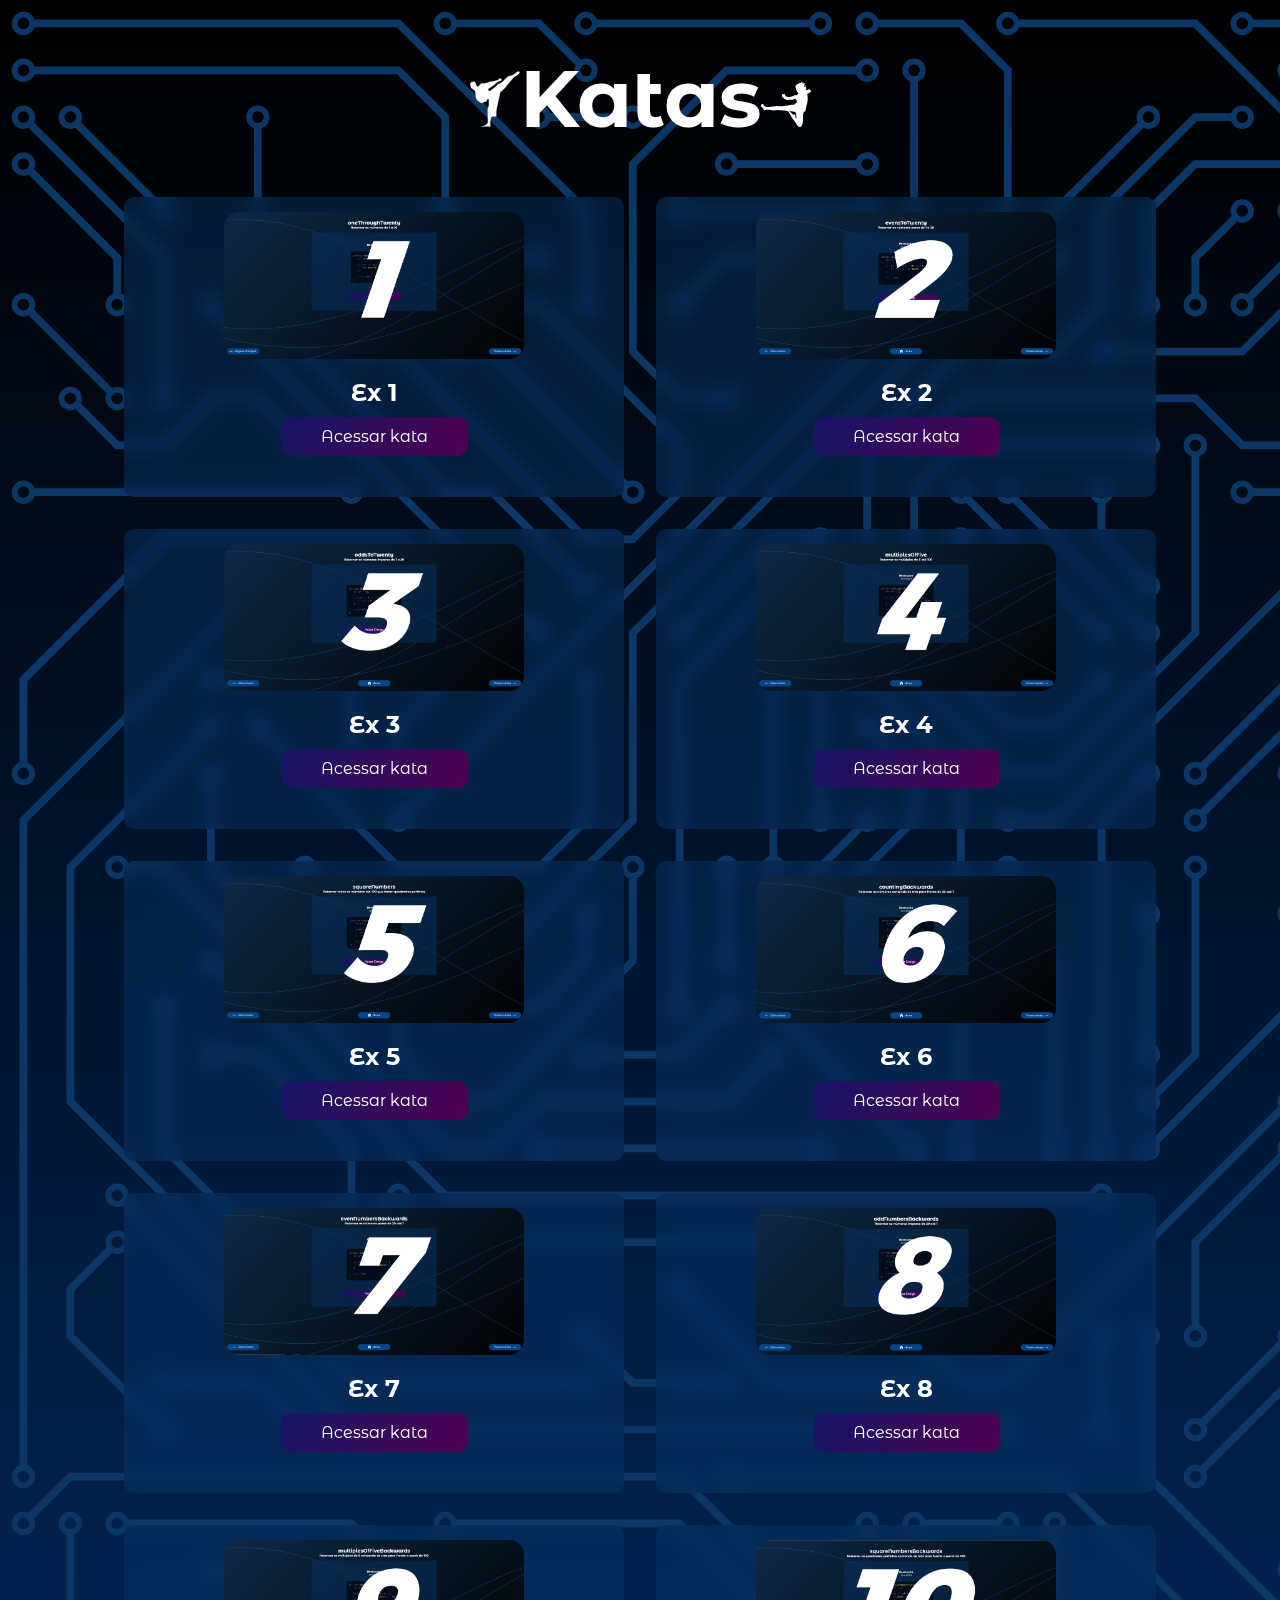
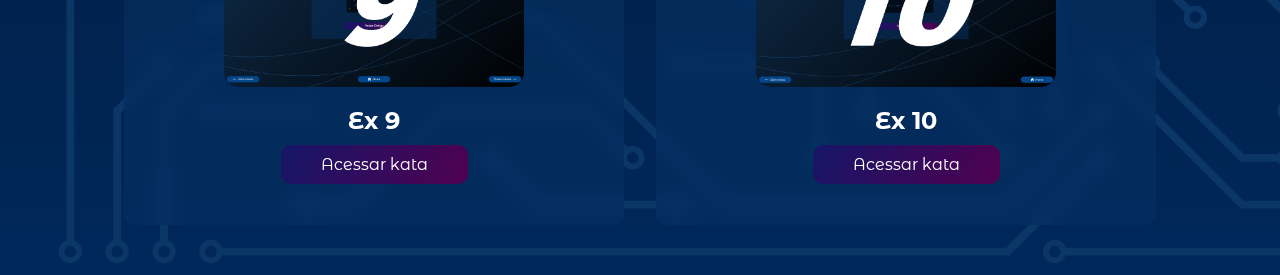
<file: index.html>
<!DOCTYPE html>
<html lang="pt-BR">

<head>
    <meta charset="UTF-8">
    <meta http-equiv="X-UA-Compatible" content="IE=edge">
    <meta name="viewport" content="width=device-width, initial-scale=1.0">

    <!-- Google Fonts -->
    <link rel="preconnect" href="https://fonts.googleapis.com">
    <link rel="preconnect" href="https://fonts.gstatic.com" crossorigin>
    <link
        href="https://fonts.googleapis.com/css2?family=Montserrat+Alternates:wght@100;200;300;400;500;700;900&display=swap"
        rel="stylesheet">

    <!-- CSS -->
    <link rel="stylesheet" href="assets/css/bg.css">
    <link rel="stylesheet" href="assets/css/styles.css">

    <title>Entrega - Katas de JavaScript</title>
</head>

<body>
    <div class="container">
        <h1 ><span><img id="kata1" src="assets/img/karate.svg" alt=""></span>Katas<img id="kata2" src="assets/img/karate_girl.svg" alt=""></h1>
        <div class="exContainer">
            <div class="ex">
                <img src="assets/img/ex1.png" alt="">
                <h2>Ex 1</h2>
                <a href="./1-oneThroughTwenty/index.html">Acessar kata</a>
            </div>
            <div class="ex">
                <img src="assets/img/ex2.png" alt="">
                <h2>Ex 2</h2>
                <a href="./2-evensToTwenty/index.html">Acessar kata</a>
            </div>
            <div class="ex">
                <img src="assets/img/ex3.png" alt="">
                <h2>Ex 3</h2>
                <a href="./3-oddsToTwenty/index.html">Acessar kata</a>
            </div>
            <div class="ex">
                <img src="assets/img/ex4.png" alt="">
                <h2>Ex 4</h2>
                <a href="./4-multiplesOfFive/index.html">Acessar kata</a>
            </div>
            <div class="ex">
                <img src="assets/img/ex5.png" alt="">
                <h2>Ex 5</h2>
                <a href="./5-squareNumbers/index.html">Acessar kata</a>
            </div>
            <div class="ex">
                <img src="assets/img/ex6.png" alt="">
                <h2>Ex 6</h2>
                <a href="./6-countingBackwards/index.html">Acessar kata</a>
            </div>
            <div class="ex">
                <img src="assets/img/ex7.png" alt="">
                <h2>Ex 7</h2>
                <a href="./7-evenNumbersBackwards/index.html">Acessar kata</a>
            </div>
            <div class="ex">
                <img src="assets/img/ex8.png" alt="">
                <h2>Ex 8</h2>
                <a href="./8-oddNumbersBackwards/index.html">Acessar kata</a>
            </div>
            <div class="ex">
                <img src="assets/img/ex9.png" alt="">
                <h2>Ex 9</h2>
                <a href="./9-multiplesOfFiveBackwards/index.html">Acessar kata</a>
            </div>
            <div class="ex">
                <img src="assets/img/ex10.png" alt="">
                <h2>Ex 10</h2>
                <a href="./10-squareNumbersBackwards/index.html">Acessar kata</a>
            </div>
        </div>
    </div>
</body>

</html>
</file>
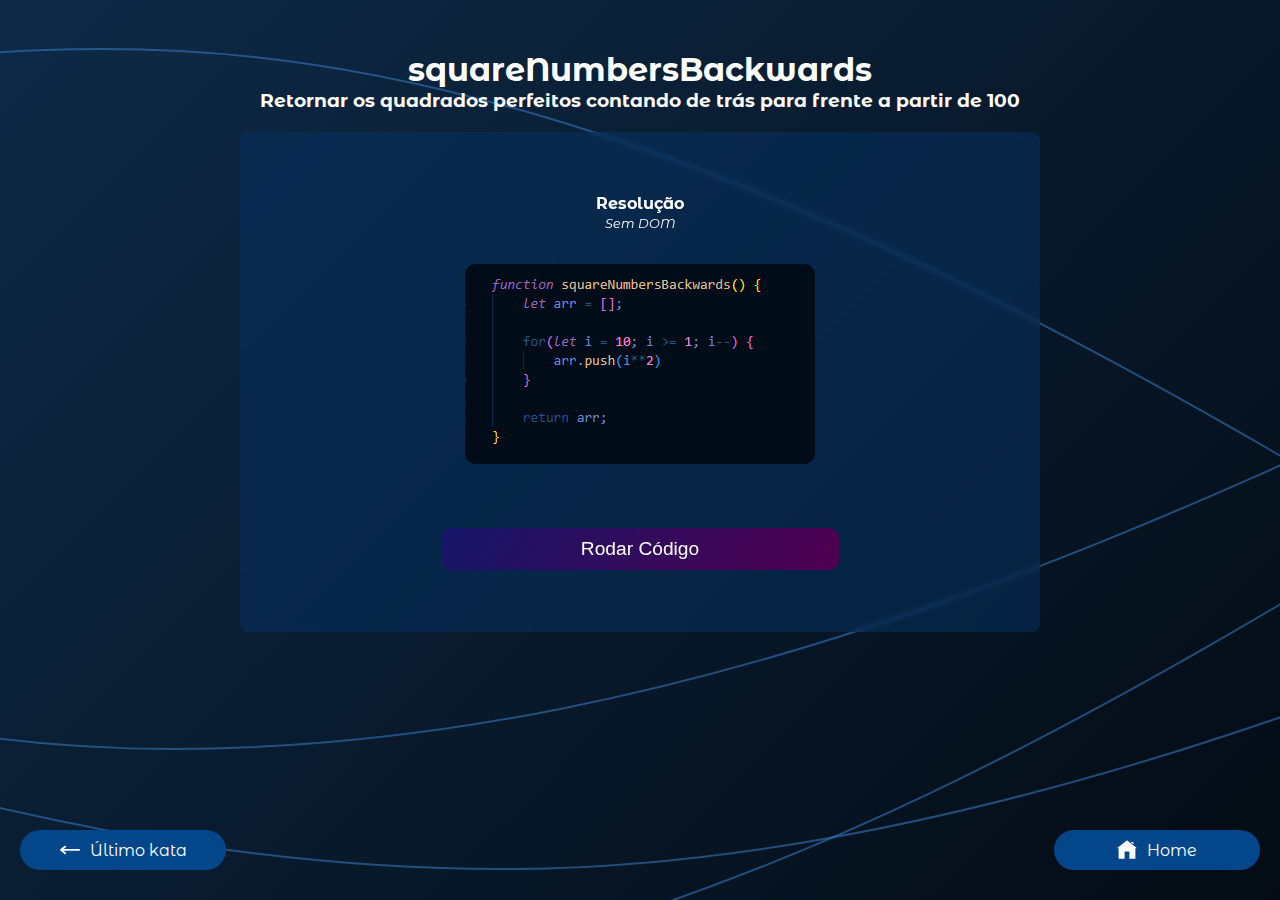
<file: 10-squareNumbersBackwards/index.html>
<!DOCTYPE html>
<html lang="pt-BR">

<head>
    <meta charset="UTF-8">
    <meta http-equiv="X-UA-Compatible" content="IE=edge">
    <meta name="viewport" content="width=device-width, initial-scale=1.0">

    <!-- Google Fonts -->
    <link rel="preconnect" href="https://fonts.googleapis.com">
    <link rel="preconnect" href="https://fonts.gstatic.com" crossorigin>
    <link
        href="https://fonts.googleapis.com/css2?family=Montserrat+Alternates:wght@100;200;300;400;500;700;900&display=swap"
        rel="stylesheet">

    <!-- CSS -->
    <link rel="stylesheet" href="assets/css/bg.css">
    <link rel="stylesheet" href="assets/css/styles.css">

    <title>Ex10</title>
</head>

<body>
    <div class="navContainer">
        <a id="btn1" href="../9-multiplesOfFiveBackwards/index.html"><img id="back1"
                src="../assets/img/flecha.svg" alt="">Último kata</a>

        <a id="btn3" href="../index.html"><img id="home" src="../assets/img/home.svg" alt=""> Home</a>
    </div>

    <div class="container">
        <h1>squareNumbersBackwards</h1>
        <h3>Retornar os quadrados perfeitos contando de trás para frente a partir de 100</h3>
        <div class="resolução">
            <h4>Resolução<br><span>Sem DOM</span></h4>
            <img src="assets/img/resolucao.png" alt="">
            <div><p class="result"></p></div>
            <button class="start">Rodar Código</button>
        </div>
    </div>

    <script src="assets/js/index.js"></script>
</body>

</html>
</file>
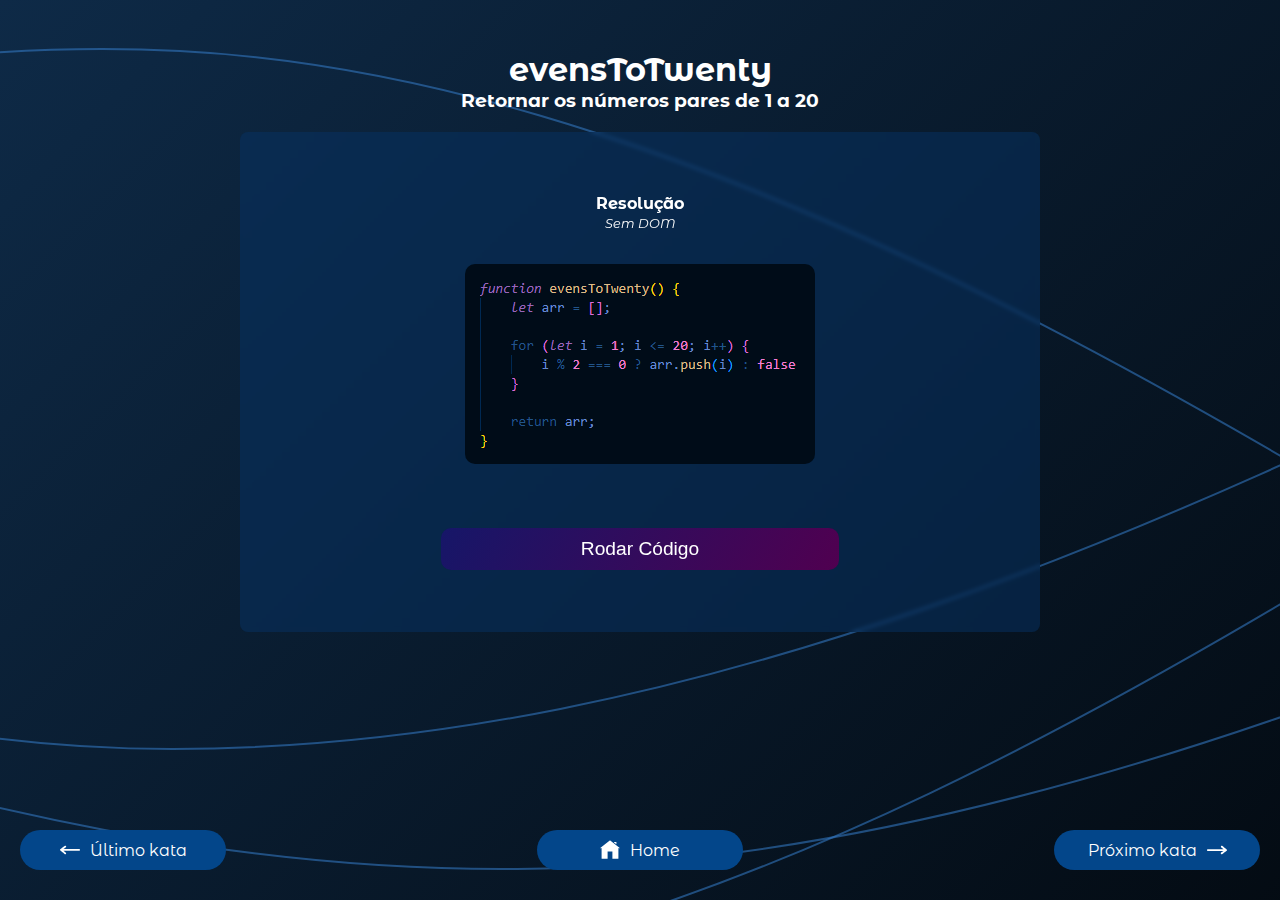
<file: 2-evensToTwenty/index.html>
<!DOCTYPE html>
<html lang="pt-BR">

<head>
    <meta charset="UTF-8">
    <meta http-equiv="X-UA-Compatible" content="IE=edge">
    <meta name="viewport" content="width=device-width, initial-scale=1.0">

    <!-- Google Fonts -->
    <link rel="preconnect" href="https://fonts.googleapis.com">
    <link rel="preconnect" href="https://fonts.gstatic.com" crossorigin>
    <link
        href="https://fonts.googleapis.com/css2?family=Montserrat+Alternates:wght@100;200;300;400;500;700;900&display=swap"
        rel="stylesheet">

    <!-- CSS -->
    <link rel="stylesheet" href="assets/css/bg.css">
    <link rel="stylesheet" href="assets/css/styles.css">

    <title>Ex2</title>
</head>

<body>
    <div class="navContainer">
        <a id="btn1" href="../1-oneThroughTwenty/index.html"><img id="back1"
                src="../assets/img/flecha.svg" alt="">Último kata</a>

        <a id="btn3" href="../index.html"><img id="home" src="../assets/img/home.svg" alt="">Home</a>

        <a id="btn2" href="../3-oddsToTwenty/index.html">Próximo kata<img
                id="back2" src="../assets/img/flecha.svg" alt=""></a>
    </div>

    <div class="container">
        <h1>evensToTwenty</h1>
        <h3>Retornar os números pares de 1 a 20</h3>
        <div class="resolução">
            <h4>Resolução<br><span>Sem DOM</span></h4>
            <img src="assets/img/resolucao.png" alt="">
            <div><p class="result"></p></div>
            <button class="start">Rodar Código</button>
        </div>
    </div>
    <script src="assets/js/index.js"></script>
</body>

</html>
</file>
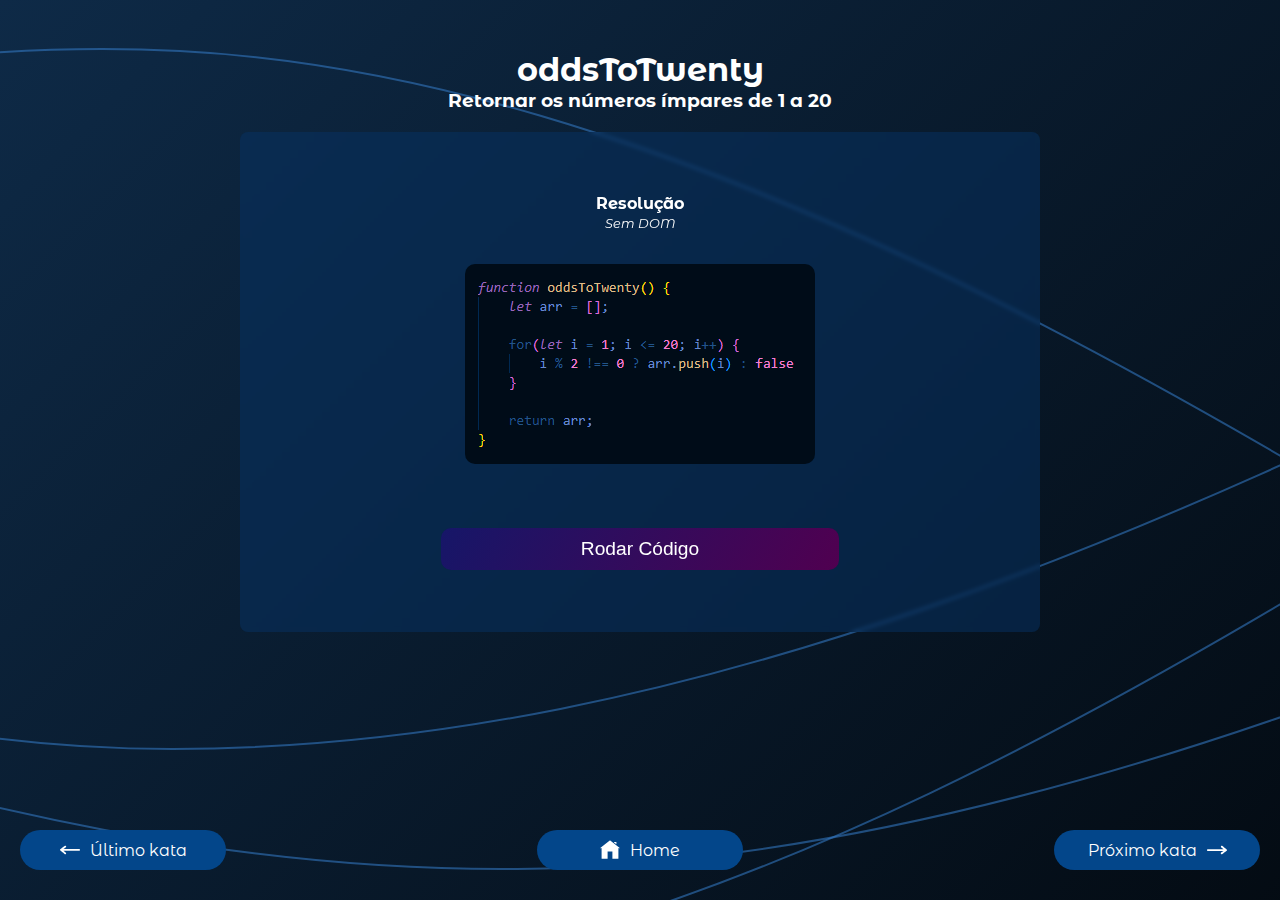
<file: 3-oddsToTwenty/index.html>
<!DOCTYPE html>
<html lang="pt-BR">

<head>
    <meta charset="UTF-8">
    <meta http-equiv="X-UA-Compatible" content="IE=edge">
    <meta name="viewport" content="width=device-width, initial-scale=1.0">

    <!-- Google Fonts -->
    <link rel="preconnect" href="https://fonts.googleapis.com">
    <link rel="preconnect" href="https://fonts.gstatic.com" crossorigin>
    <link
        href="https://fonts.googleapis.com/css2?family=Montserrat+Alternates:wght@100;200;300;400;500;700;900&display=swap"
        rel="stylesheet">

    <!-- CSS -->
    <link rel="stylesheet" href="assets/css/bg.css">
    <link rel="stylesheet" href="assets/css/styles.css">

    <title>Ex3</title>
</head>

<body>
    <div class="navContainer">
        <a id="btn1" href="../2-evensToTwenty/index.html"><img id="back1"
                src="../assets/img/flecha.svg" alt="">Último kata</a>

        <a id="btn3" href="../index.html"><img id="home" src="../assets/img/home.svg" alt="">Home</a>

        <a id="btn2" href="../4-multiplesOfFive/index.html">Próximo kata<img
                id="back2" src="../assets/img/flecha.svg" alt=""></a>
    </div>

    <div class="container">
        <h1>oddsToTwenty</h1>
        <h3>Retornar os números ímpares de 1 a 20</h3>
        <div class="resolução">
            <h4>Resolução<br><span>Sem DOM</span></h4>
            <img src="assets/img/resolucao.png" alt="">
            <div><p class="result"></p></div>
            <button class="start">Rodar Código</button>
        </div>
    </div>

    <script src="assets/js/index.js"></script>
</body>

</html>
</file>
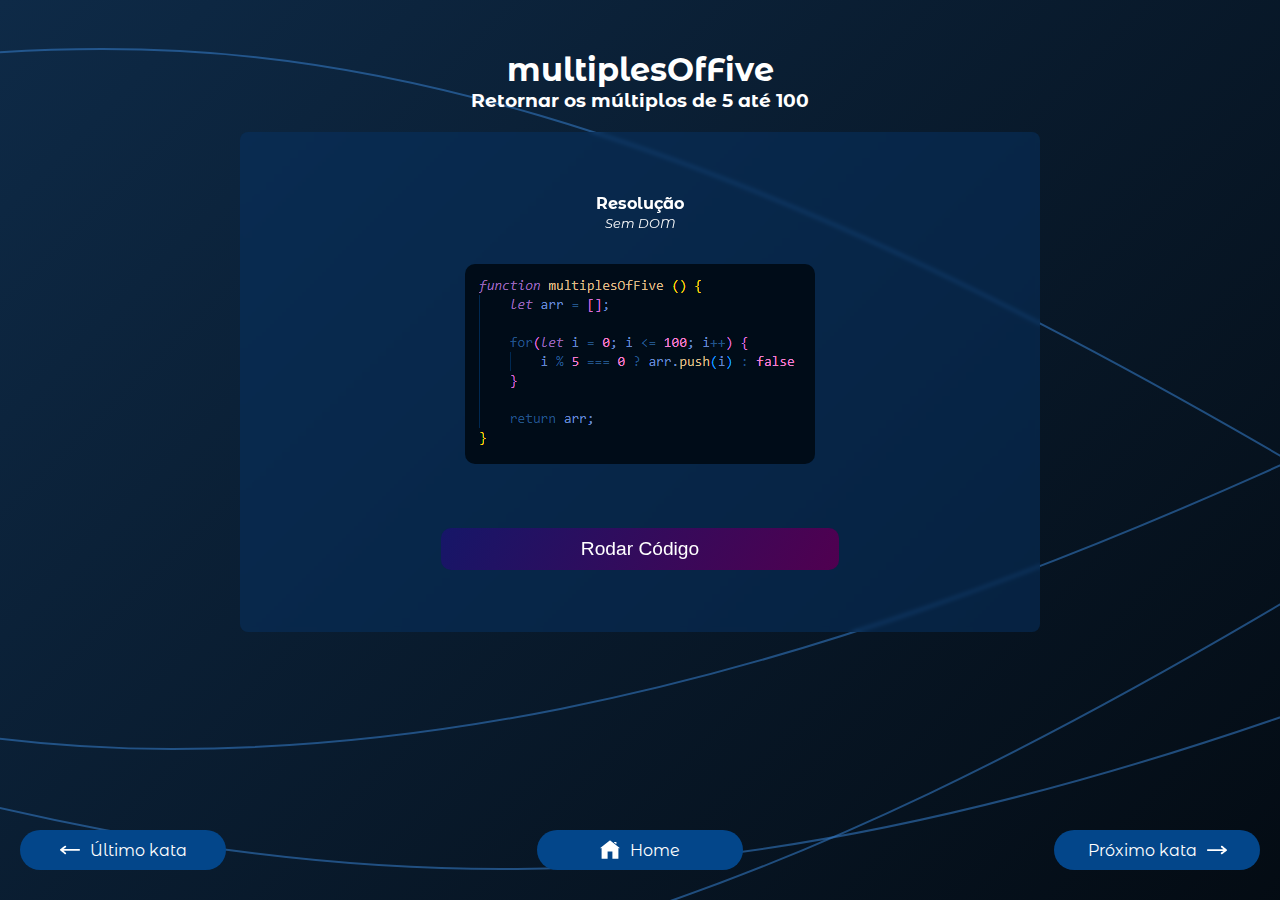
<file: 4-multiplesOfFive/index.html>
<!DOCTYPE html>
<html lang="pt-BR">

<head>
    <meta charset="UTF-8">
    <meta http-equiv="X-UA-Compatible" content="IE=edge">
    <meta name="viewport" content="width=device-width, initial-scale=1.0">

    <!-- Google Fonts -->
    <link rel="preconnect" href="https://fonts.googleapis.com">
    <link rel="preconnect" href="https://fonts.gstatic.com" crossorigin>
    <link
        href="https://fonts.googleapis.com/css2?family=Montserrat+Alternates:wght@100;200;300;400;500;700;900&display=swap"
        rel="stylesheet">

    <!-- CSS -->
    <link rel="stylesheet" href="assets/css/bg.css">
    <link rel="stylesheet" href="assets/css/styles.css">

    <title>Ex4</title>
</head>

<body>
    <div class="navContainer">
        <a id="btn1" href="../3-oddsToTwenty/index.html"><img id="back1"
                src="../assets/img/flecha.svg" alt="">Último kata</a>

        <a id="btn3" href="../index.html"><img id="home" src="../assets/img/home.svg" alt=""> Home</a>

        <a id="btn2" href="../5-squareNumbers/index.html">Próximo kata<img
                id="back2" src="../assets/img/flecha.svg" alt=""></a>
    </div>


    <div class="container">
        <h1>multiplesOfFive</h1>
        <h3>Retornar os múltiplos de 5 até 100</h3>
        <div class="resolução">
            <h4>Resolução<br><span>Sem DOM</span></h4>
            <img src="assets/img/resolucao.png" alt="">
            <div><p class="result"></p></div>
            <button class="start">Rodar Código</button>
        </div>
    </div>
    <script src="assets/js/index.js"></script>
</body>

</html>
</file>
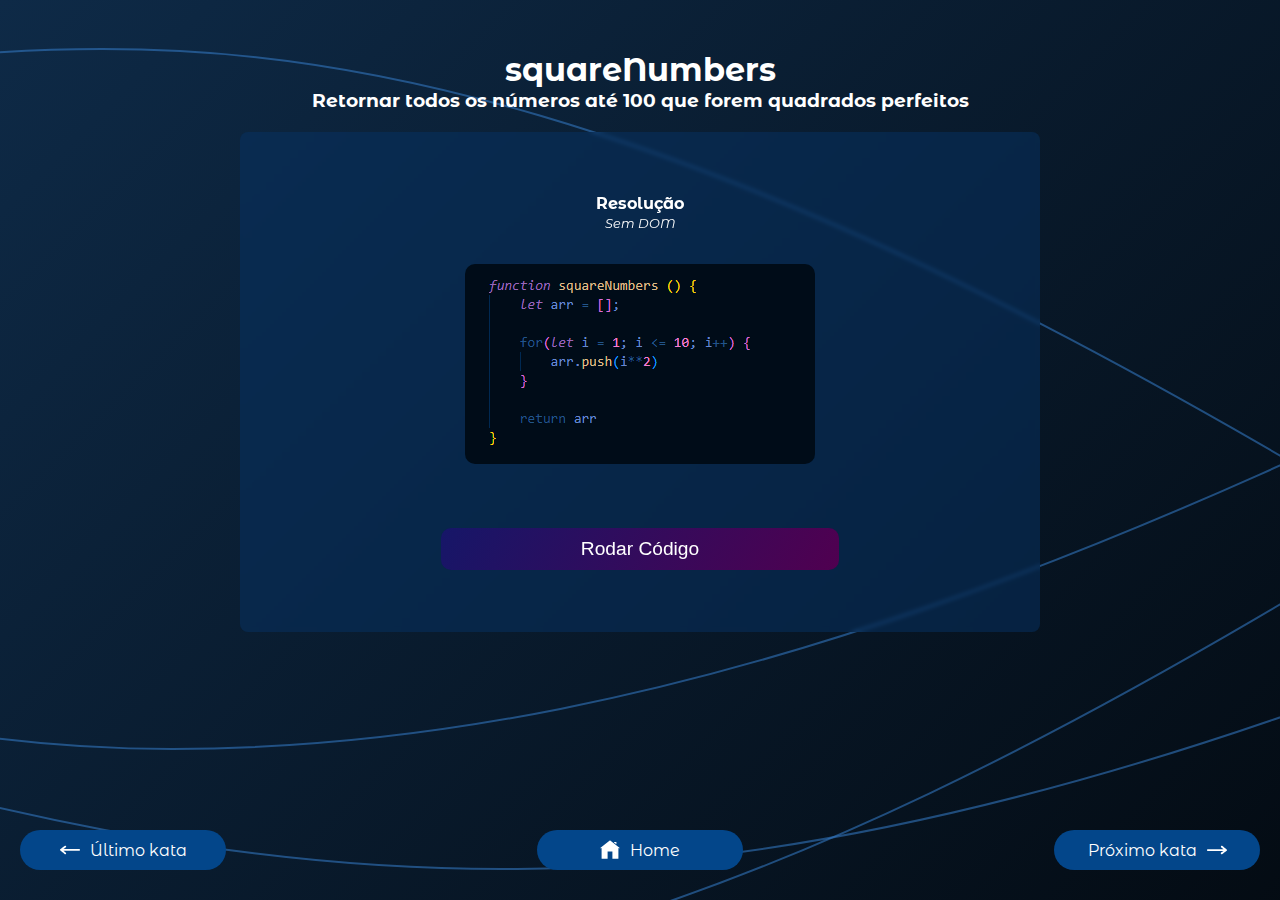
<file: 5-squareNumbers/index.html>
<!DOCTYPE html>
<html lang="pt-BR">

<head>
    <meta charset="UTF-8">
    <meta http-equiv="X-UA-Compatible" content="IE=edge">
    <meta name="viewport" content="width=device-width, initial-scale=1.0">

    <!-- Google Fonts -->
    <link rel="preconnect" href="https://fonts.googleapis.com">
    <link rel="preconnect" href="https://fonts.gstatic.com" crossorigin>
    <link
        href="https://fonts.googleapis.com/css2?family=Montserrat+Alternates:wght@100;200;300;400;500;700;900&display=swap"
        rel="stylesheet">

    <!-- CSS -->
    <link rel="stylesheet" href="assets/css/bg.css">
    <link rel="stylesheet" href="assets/css/styles.css">

    <title>Ex5</title>
</head>

<body>
    <div class="navContainer">
        <a id="btn1" href="../4-multiplesOfFive/index.html"><img id="back1"
                src="../assets/img/flecha.svg" alt="">Último kata</a>

        <a id="btn3" href="../index.html"><img id="home" src="../assets/img/home.svg" alt=""> Home</a>

        <a id="btn2" href="../6-countingBackwards/index.html">Próximo kata<img
                id="back2" src="../assets/img/flecha.svg" alt=""></a>
    </div>

    <div class="container">
        <h1>squareNumbers </h1>
        <h3>Retornar todos os números até 100 que forem quadrados perfeitos</h3>
        <div class="resolução">
            <h4>Resolução<br><span>Sem DOM</span></h4>
            <img src="assets/img/resolucao.png" alt="">
            <div><p class="result"></p></div>
            <button class="start">Rodar Código</button>
        </div>
    </div>
    <script src="assets/js/index.js"></script>
</body>

</html>
</file>
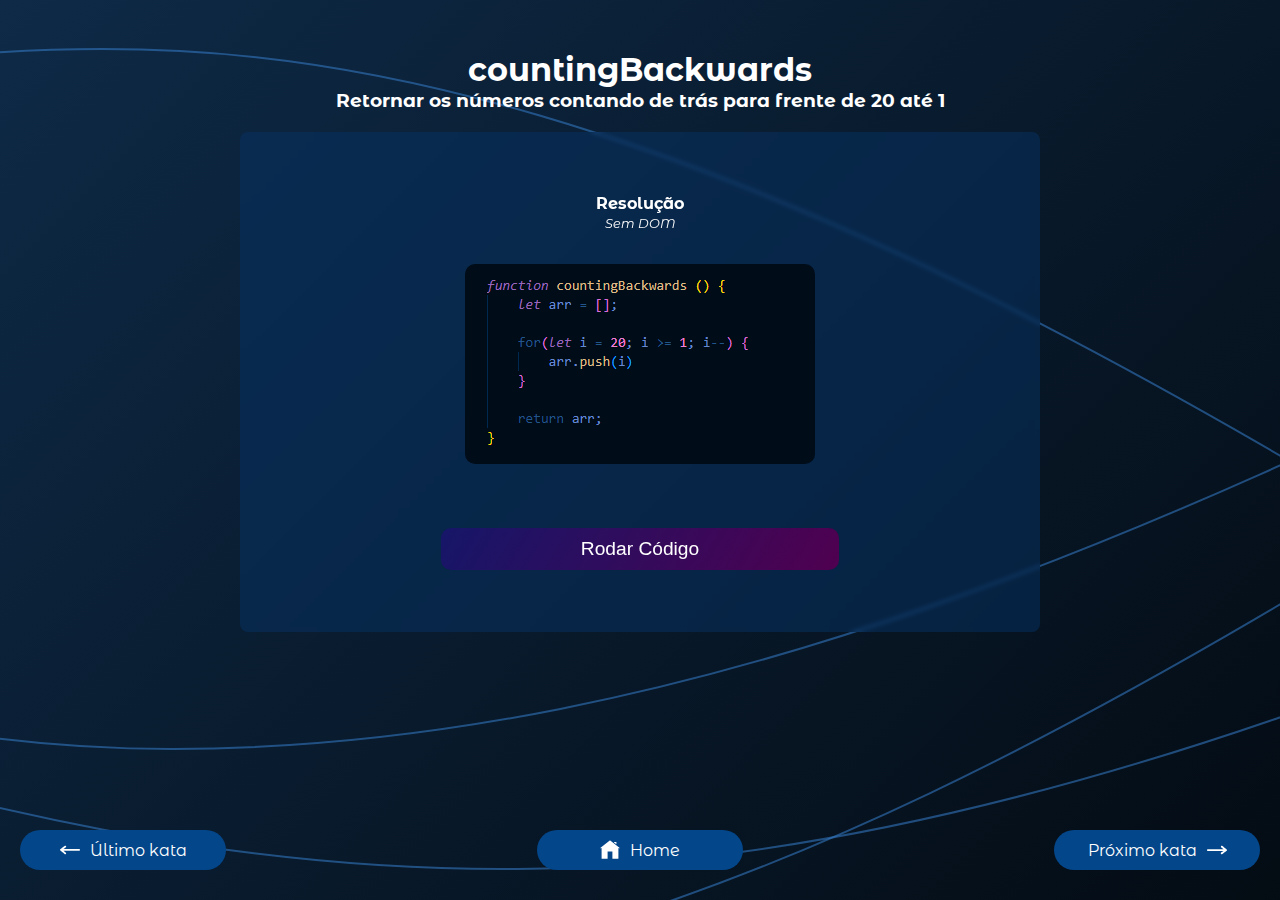
<file: 6-countingBackwards/index.html>
<!DOCTYPE html>
<html lang="pt-BR">

<head>
    <meta charset="UTF-8">
    <meta http-equiv="X-UA-Compatible" content="IE=edge">
    <meta name="viewport" content="width=device-width, initial-scale=1.0">

    <!-- Google Fonts -->
    <link rel="preconnect" href="https://fonts.googleapis.com">
    <link rel="preconnect" href="https://fonts.gstatic.com" crossorigin>
    <link
        href="https://fonts.googleapis.com/css2?family=Montserrat+Alternates:wght@100;200;300;400;500;700;900&display=swap"
        rel="stylesheet">

    <!-- CSS -->
    <link rel="stylesheet" href="assets/css/bg.css">
    <link rel="stylesheet" href="assets/css/styles.css">

    <title>Ex6</title>
</head>

<body>
    <div class="navContainer">
        <a id="btn1" href="../5-squareNumbers/index.html"><img id="back1"
                src="../assets/img/flecha.svg" alt="">Último kata</a>

        <a id="btn3" href="../index.html"><img id="home" src="../assets/img/home.svg" alt=""> Home</a>

        <a id="btn2" href="../7-evenNumbersBackwards/index.html">Próximo kata<img
                id="back2" src="../assets/img/flecha.svg" alt=""></a>
    </div>

    <div class="container">
        <h1>countingBackwards</h1>
        <h3>Retornar os números contando de trás para frente de 20 até 1</h3>
        <div class="resolução">
            <h4>Resolução<br><span>Sem DOM</span></h4>
            <img src="assets/img/resolucao.png" alt="">
            <div><p class="result"></p></div>
            <button class="start">Rodar Código</button>
        </div>
    </div>

    <script src="assets/js/index.js"></script>
</body>

</html>
</file>
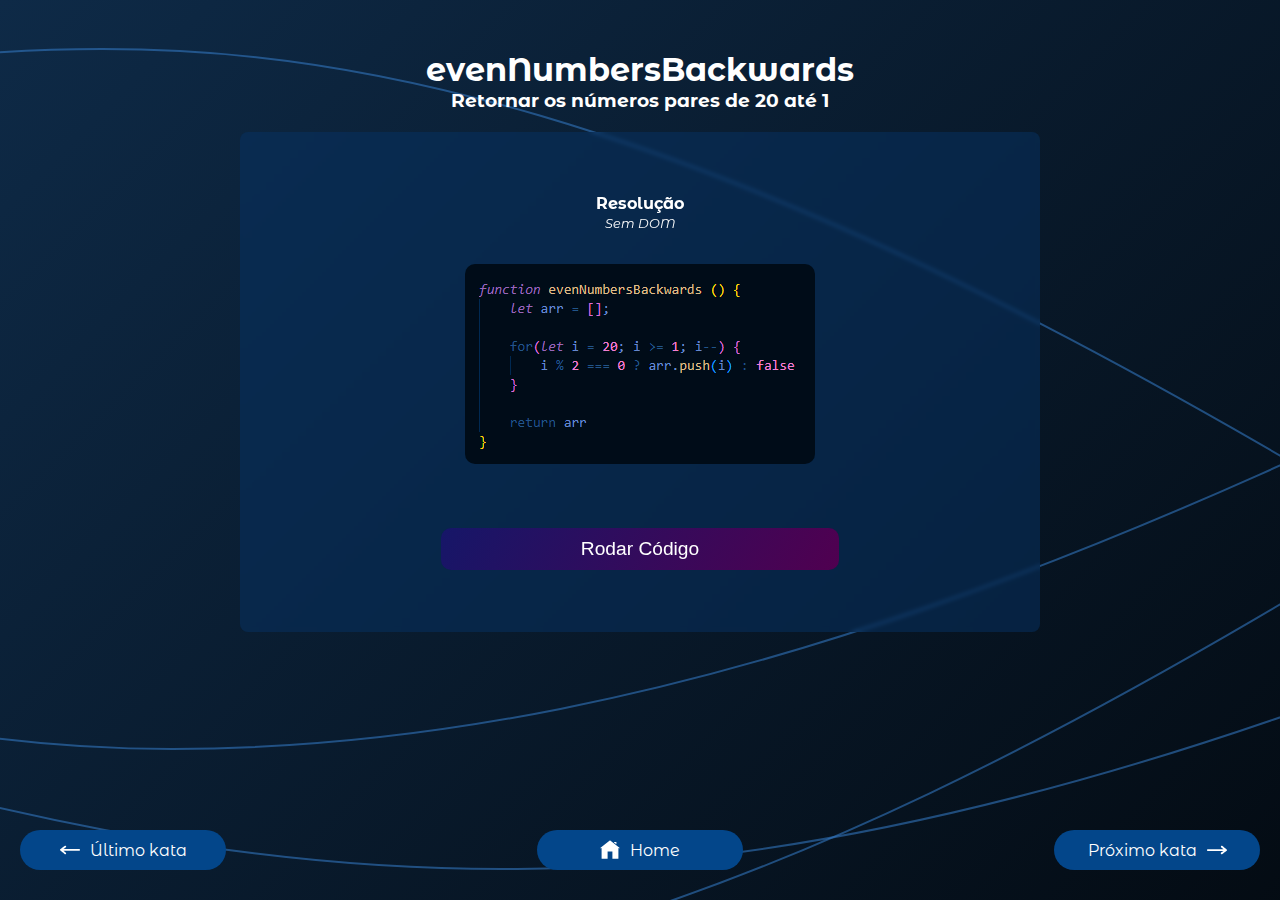
<file: 7-evenNumbersBackwards/index.html>
<!DOCTYPE html>
<html lang="pt-BR">

<head>
    <meta charset="UTF-8">
    <meta http-equiv="X-UA-Compatible" content="IE=edge">
    <meta name="viewport" content="width=device-width, initial-scale=1.0">

    <!-- Google Fonts -->
    <link rel="preconnect" href="https://fonts.googleapis.com">
    <link rel="preconnect" href="https://fonts.gstatic.com" crossorigin>
    <link
        href="https://fonts.googleapis.com/css2?family=Montserrat+Alternates:wght@100;200;300;400;500;700;900&display=swap"
        rel="stylesheet">

    <!-- CSS -->
    <link rel="stylesheet" href="assets/css/bg.css">
    <link rel="stylesheet" href="assets/css/styles.css">

    <title>Ex7</title>
</head>

<body>
    <div class="navContainer">
        <a id="btn1" href="../6-countingBackwards/index.html"><img id="back1"
                src="../assets/img/flecha.svg" alt="">Último kata</a>

        <a id="btn3" href="../index.html"><img id="home" src="../assets/img/home.svg" alt=""> Home</a>

        <a id="btn2" href="../8-oddNumbersBackwards/index.html">Próximo kata<img
                id="back2" src="../assets/img/flecha.svg" alt=""></a>
    </div>

    <div class="container">
        <h1>evenNumbersBackwards</h1>
        <h3>Retornar os números pares de 20 até 1</h3>
        <div class="resolução">
            <h4>Resolução<br><span>Sem DOM</span></h4>
            <img src="assets/img/resolucao.png" alt="">
            <div><p class="result"></p></div>
            <button class="start">Rodar Código</button>
        </div>
    </div>

    <script src="assets/js/index.js"></script>
</body>

</html>
</file>
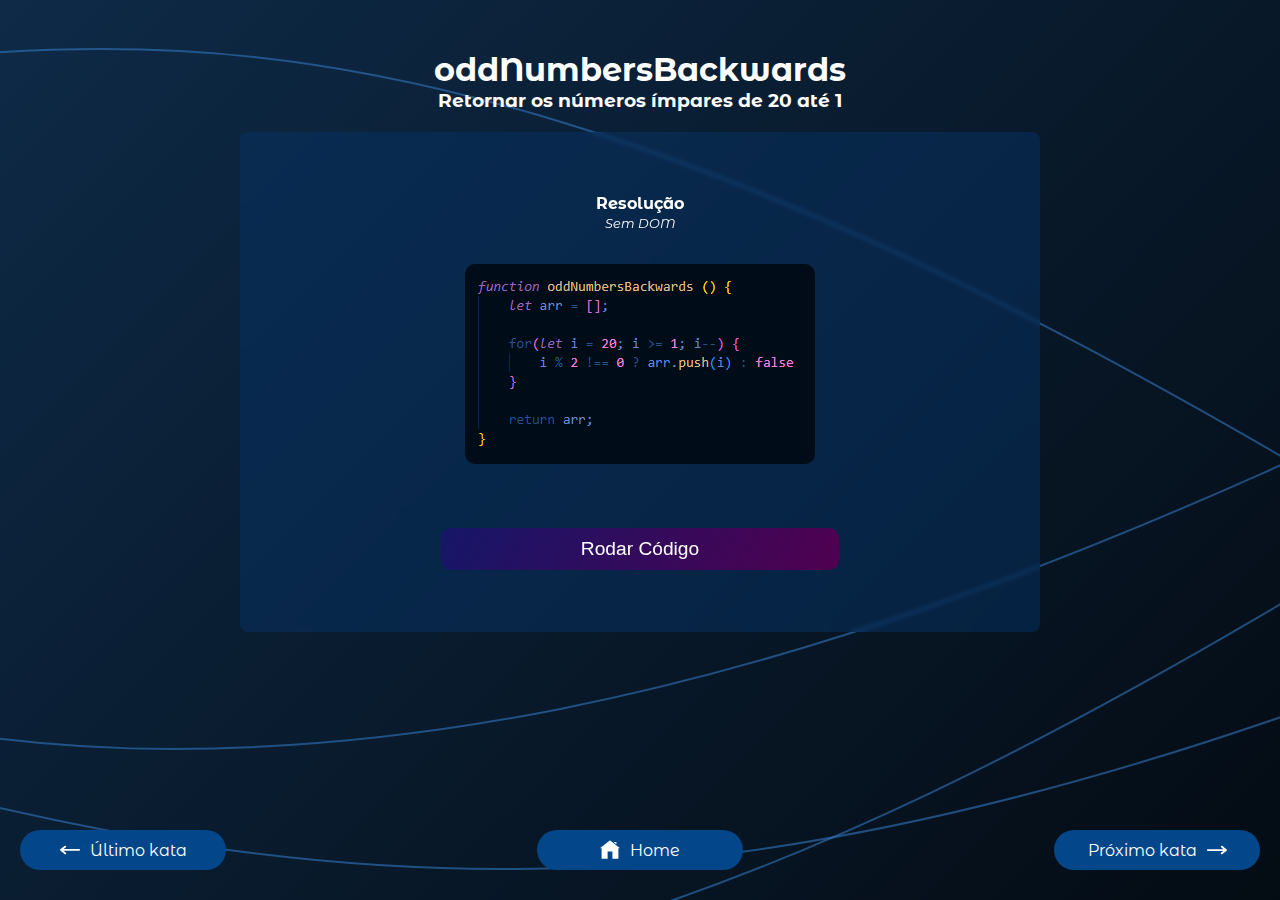
<file: 8-oddNumbersBackwards/index.html>
<!DOCTYPE html>
<html lang="pt-BR">

<head>
    <meta charset="UTF-8">
    <meta http-equiv="X-UA-Compatible" content="IE=edge">
    <meta name="viewport" content="width=device-width, initial-scale=1.0">

    <!-- Google Fonts -->
    <link rel="preconnect" href="https://fonts.googleapis.com">
    <link rel="preconnect" href="https://fonts.gstatic.com" crossorigin>
    <link
        href="https://fonts.googleapis.com/css2?family=Montserrat+Alternates:wght@100;200;300;400;500;700;900&display=swap"
        rel="stylesheet">

    <!-- CSS -->
    <link rel="stylesheet" href="assets/css/bg.css">
    <link rel="stylesheet" href="assets/css/styles.css">

    <title>Ex8</title>
</head>

<body>
    <div class="navContainer">
        <a id="btn1" href="../7-evenNumbersBackwards/index.html"><img id="back1"
                src="../assets/img/flecha.svg" alt="">Último kata</a>

        <a id="btn3" href="../index.html"><img id="home" src="../assets/img/home.svg" alt=""> Home</a>

        <a id="btn2" href="../9-multiplesOfFiveBackwards/index.html">Próximo kata<img
                id="back2" src="../assets/img/flecha.svg" alt=""></a>
    </div>

    <div class="container">
        <h1>oddNumbersBackwards </h1>
        <h3>Retornar os números ímpares de 20 até 1</h3>
        <div class="resolução">
            <h4>Resolução<br><span>Sem DOM</span></h4>
            <img src="assets/img/resolucao.png" alt="">
            <div><p class="result"></p></div>
            <button class="start">Rodar Código</button>
        </div>
    </div>

    <script src="assets/js/index.js"></script>
</body>

</html>
</file>
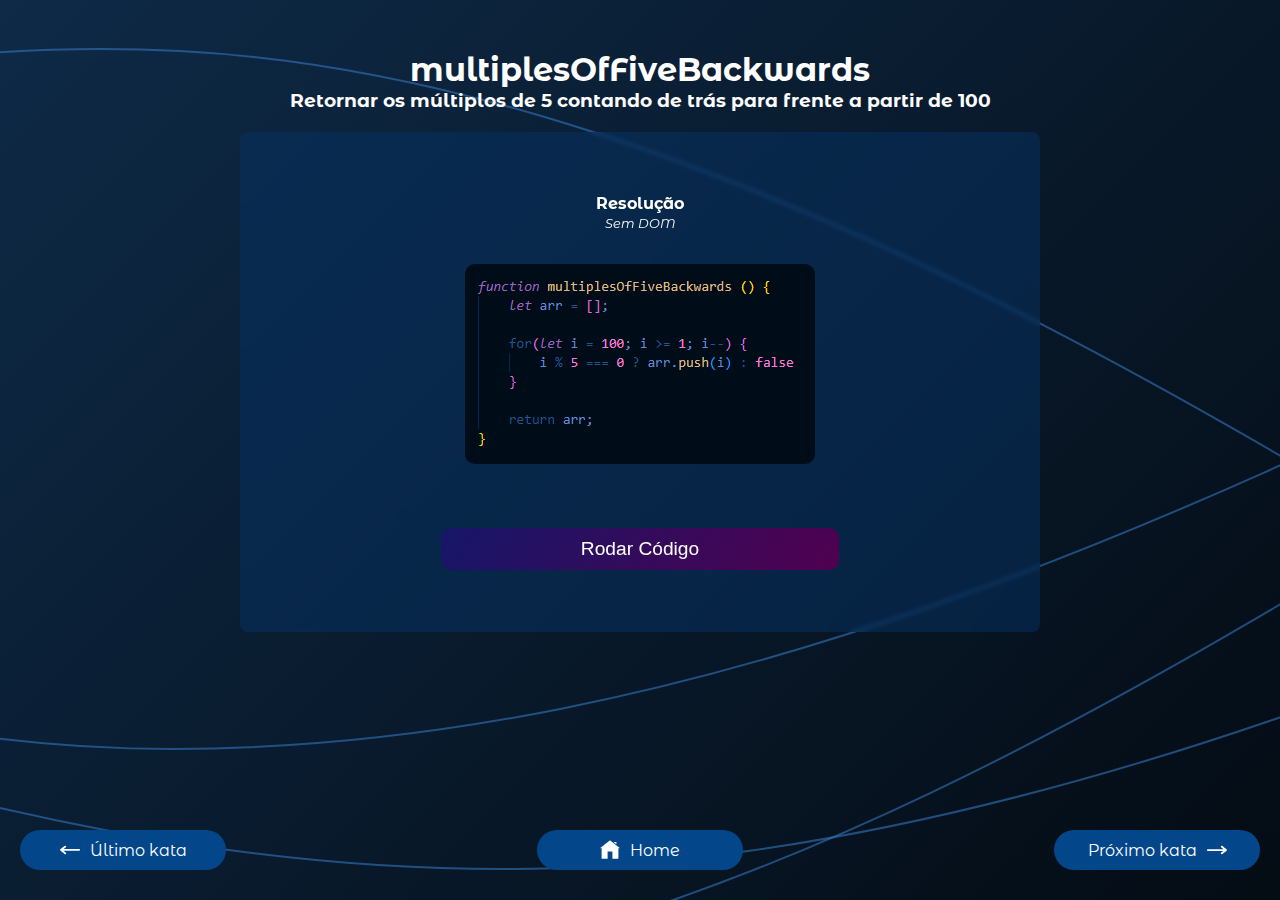
<file: 9-multiplesOfFiveBackwards/index.html>
<!DOCTYPE html>
<html lang="pt-BR">

<head>
    <meta charset="UTF-8">
    <meta http-equiv="X-UA-Compatible" content="IE=edge">
    <meta name="viewport" content="width=device-width, initial-scale=1.0">

    <!-- Google Fonts -->
    <link rel="preconnect" href="https://fonts.googleapis.com">
    <link rel="preconnect" href="https://fonts.gstatic.com" crossorigin>
    <link
        href="https://fonts.googleapis.com/css2?family=Montserrat+Alternates:wght@100;200;300;400;500;700;900&display=swap"
        rel="stylesheet">

    <!-- CSS -->
    <link rel="stylesheet" href="assets/css/bg.css">
    <link rel="stylesheet" href="assets/css/styles.css">

    <title>Ex9</title>
</head>

<body>
    <div class="navContainer">
        <a id="btn1" href="../8-oddNumbersBackwards/index.html"><img id="back1"
                src="../assets/img/flecha.svg" alt="">Último kata</a>

        <a id="btn3" href="../index.html"><img id="home" src="../assets/img/home.svg" alt="">Home</a>

        <a id="btn2" href="../10-squareNumbersBackwards/index.html">Próximo kata<img
                id="back2" src="../assets/img/flecha.svg" alt=""></a>
    </div>

    <div class="container">
        <h1>multiplesOfFiveBackwards</h1>
        <h3>Retornar os múltiplos de 5 contando de trás para frente a partir de 100</h3>
        <div class="resolução">
            <h4>Resolução<br><span>Sem DOM</span></h4>
            <img src="assets/img/resolucao.png" alt="">
            <div><p class="result"></p></div>
            <button class="start">Rodar Código</button>
        </div>
    </div>
    <script src="assets/js/index.js"></script>
</body>

</html>
</file>
<file: assets/css/bg.css>
html {
    background-image: url("data:image/svg+xml,%3csvg xmlns='http://www.w3.org/2000/svg' version='1.1' xmlns:xlink='http://www.w3.org/1999/xlink' xmlns:svgjs='http://svgjs.com/svgjs' width='2500' height='2000' preserveAspectRatio='none' viewBox='0 0 2500 2000'%3e%3cg mask='url(%26quot%3b%23SvgjsMask1995%26quot%3b)' fill='none'%3e%3crect width='2500' height='2000' x='0' y='0' fill='url(%23SvgjsLinearGradient1996)'%3e%3c/rect%3e%3cg mask='url(%26quot%3b%23SvgjsMask1997%26quot%3b)'%3e%3cpath d='M2025 775L1275 25L1075 25' stroke-width='8.33' stroke='rgba(11%2c 55%2c 103%2c 1)'%3e%3c/path%3e%3cpath d='M2012.5 775 a12.5 12.5 0 1 0 25 0 a12.5 12.5 0 1 0 -25 0zM1062.5 25 a12.5 12.5 0 1 0 25 0 a12.5 12.5 0 1 0 -25 0z' fill='rgba(11%2c 55%2c 103%2c 1)'%3e%3c/path%3e%3cpath d='M2075 1775L1875 1975L1125 1975' stroke-width='8.33' stroke='rgba(11%2c 55%2c 103%2c 1)'%3e%3c/path%3e%3cpath d='M2062.5 1775 a12.5 12.5 0 1 0 25 0 a12.5 12.5 0 1 0 -25 0zM1112.5 1975 a12.5 12.5 0 1 0 25 0 a12.5 12.5 0 1 0 -25 0z' fill='rgba(11%2c 55%2c 103%2c 1)'%3e%3c/path%3e%3cpath d='M2475 1325L2275 1325L2175 1225L2175 1025L2275 925L2325 925L2475 1075L2475 1225' stroke-width='8.33' stroke='rgba(11%2c 55%2c 103%2c 1)'%3e%3c/path%3e%3cpath d='M2462.5 1325 a12.5 12.5 0 1 0 25 0 a12.5 12.5 0 1 0 -25 0zM2462.5 1225 a12.5 12.5 0 1 0 25 0 a12.5 12.5 0 1 0 -25 0z' fill='rgba(11%2c 55%2c 103%2c 1)'%3e%3c/path%3e%3cpath d='M1075 1525L375 1525L125 1275' stroke-width='8.33' stroke='rgba(11%2c 55%2c 103%2c 1)'%3e%3c/path%3e%3cpath d='M1062.5 1525 a12.5 12.5 0 1 0 25 0 a12.5 12.5 0 1 0 -25 0zM112.5 1275 a12.5 12.5 0 1 0 25 0 a12.5 12.5 0 1 0 -25 0z' fill='rgba(11%2c 55%2c 103%2c 1)'%3e%3c/path%3e%3cpath d='M2375 925L2475 1025' stroke-width='8.33' stroke='rgba(11%2c 55%2c 103%2c 1)'%3e%3c/path%3e%3cpath d='M2362.5 925 a12.5 12.5 0 1 0 25 0 a12.5 12.5 0 1 0 -25 0zM2462.5 1025 a12.5 12.5 0 1 0 25 0 a12.5 12.5 0 1 0 -25 0z' fill='rgba(11%2c 55%2c 103%2c 1)'%3e%3c/path%3e%3cpath d='M1425 1525L1525 1425L1525 625L1475 575' stroke-width='8.33' stroke='rgba(11%2c 55%2c 103%2c 1)'%3e%3c/path%3e%3cpath d='M1412.5 1525 a12.5 12.5 0 1 0 25 0 a12.5 12.5 0 1 0 -25 0zM1462.5 575 a12.5 12.5 0 1 0 25 0 a12.5 12.5 0 1 0 -25 0z' fill='rgba(11%2c 55%2c 103%2c 1)'%3e%3c/path%3e%3cpath d='M1225 1225L1375 1075L1475 1075' stroke-width='8.33' stroke='rgba(11%2c 55%2c 103%2c 1)'%3e%3c/path%3e%3cpath d='M1212.5 1225 a12.5 12.5 0 1 0 25 0 a12.5 12.5 0 1 0 -25 0zM1462.5 1075 a12.5 12.5 0 1 0 25 0 a12.5 12.5 0 1 0 -25 0z' fill='rgba(11%2c 55%2c 103%2c 1)'%3e%3c/path%3e%3cpath d='M1825 1425L1825 725L1875 675' stroke-width='8.33' stroke='rgba(11%2c 55%2c 103%2c 1)'%3e%3c/path%3e%3cpath d='M1812.5 1425 a12.5 12.5 0 1 0 25 0 a12.5 12.5 0 1 0 -25 0zM1862.5 675 a12.5 12.5 0 1 0 25 0 a12.5 12.5 0 1 0 -25 0z' fill='rgba(11%2c 55%2c 103%2c 1)'%3e%3c/path%3e%3cpath d='M275 625L25 875L25 1575' stroke-width='8.33' stroke='rgba(11%2c 55%2c 103%2c 1)'%3e%3c/path%3e%3cpath d='M262.5 625 a12.5 12.5 0 1 0 25 0 a12.5 12.5 0 1 0 -25 0zM12.5 1575 a12.5 12.5 0 1 0 25 0 a12.5 12.5 0 1 0 -25 0z' fill='rgba(11%2c 55%2c 103%2c 1)'%3e%3c/path%3e%3cpath d='M2275 1225L2275 975' stroke-width='8.33' stroke='rgba(11%2c 55%2c 103%2c 1)'%3e%3c/path%3e%3cpath d='M2262.5 1225 a12.5 12.5 0 1 0 25 0 a12.5 12.5 0 1 0 -25 0zM2262.5 975 a12.5 12.5 0 1 0 25 0 a12.5 12.5 0 1 0 -25 0z' fill='rgba(11%2c 55%2c 103%2c 1)'%3e%3c/path%3e%3cpath d='M425 875L1075 225L1075 75L1025 25L925 25' stroke-width='8.33' stroke='rgba(11%2c 55%2c 103%2c 1)'%3e%3c/path%3e%3cpath d='M412.5 875 a12.5 12.5 0 1 0 25 0 a12.5 12.5 0 1 0 -25 0zM912.5 25 a12.5 12.5 0 1 0 25 0 a12.5 12.5 0 1 0 -25 0z' fill='rgba(11%2c 55%2c 103%2c 1)'%3e%3c/path%3e%3cpath d='M1825 425L2075 425L2325 175L2475 175' stroke-width='8.33' stroke='rgba(11%2c 55%2c 103%2c 1)'%3e%3c/path%3e%3cpath d='M1812.5 425 a12.5 12.5 0 1 0 25 0 a12.5 12.5 0 1 0 -25 0zM2462.5 175 a12.5 12.5 0 1 0 25 0 a12.5 12.5 0 1 0 -25 0z' fill='rgba(11%2c 55%2c 103%2c 1)'%3e%3c/path%3e%3cpath d='M1725 1325L1775 1275L1775 575L1575 375' stroke-width='8.33' stroke='rgba(11%2c 55%2c 103%2c 1)'%3e%3c/path%3e%3cpath d='M1712.5 1325 a12.5 12.5 0 1 0 25 0 a12.5 12.5 0 1 0 -25 0zM1562.5 375 a12.5 12.5 0 1 0 25 0 a12.5 12.5 0 1 0 -25 0z' fill='rgba(11%2c 55%2c 103%2c 1)'%3e%3c/path%3e%3cpath d='M625 1475L375 1475L75 1175L75 925L225 775' stroke-width='8.33' stroke='rgba(11%2c 55%2c 103%2c 1)'%3e%3c/path%3e%3cpath d='M612.5 1475 a12.5 12.5 0 1 0 25 0 a12.5 12.5 0 1 0 -25 0zM212.5 775 a12.5 12.5 0 1 0 25 0 a12.5 12.5 0 1 0 -25 0z' fill='rgba(11%2c 55%2c 103%2c 1)'%3e%3c/path%3e%3cpath d='M925 1825L925 1775L725 1575L75 1575L25 1625' stroke-width='8.33' stroke='rgba(11%2c 55%2c 103%2c 1)'%3e%3c/path%3e%3cpath d='M912.5 1825 a12.5 12.5 0 1 0 25 0 a12.5 12.5 0 1 0 -25 0zM12.5 1625 a12.5 12.5 0 1 0 25 0 a12.5 12.5 0 1 0 -25 0z' fill='rgba(11%2c 55%2c 103%2c 1)'%3e%3c/path%3e%3cpath d='M225 1975L1075 1975L1175 1875' stroke-width='8.33' stroke='rgba(11%2c 55%2c 103%2c 1)'%3e%3c/path%3e%3cpath d='M212.5 1975 a12.5 12.5 0 1 0 25 0 a12.5 12.5 0 1 0 -25 0zM1162.5 1875 a12.5 12.5 0 1 0 25 0 a12.5 12.5 0 1 0 -25 0z' fill='rgba(11%2c 55%2c 103%2c 1)'%3e%3c/path%3e%3cpath d='M1175 1275L475 1275L225 1025' stroke-width='8.33' stroke='rgba(11%2c 55%2c 103%2c 1)'%3e%3c/path%3e%3cpath d='M1162.5 1275 a12.5 12.5 0 1 0 25 0 a12.5 12.5 0 1 0 -25 0zM212.5 1025 a12.5 12.5 0 1 0 25 0 a12.5 12.5 0 1 0 -25 0z' fill='rgba(11%2c 55%2c 103%2c 1)'%3e%3c/path%3e%3cpath d='M2275 375L2425 225L2475 225' stroke-width='8.33' stroke='rgba(11%2c 55%2c 103%2c 1)'%3e%3c/path%3e%3cpath d='M2262.5 375 a12.5 12.5 0 1 0 25 0 a12.5 12.5 0 1 0 -25 0zM2462.5 225 a12.5 12.5 0 1 0 25 0 a12.5 12.5 0 1 0 -25 0z' fill='rgba(11%2c 55%2c 103%2c 1)'%3e%3c/path%3e%3cpath d='M2325 775L2475 925L2475 975' stroke-width='8.33' stroke='rgba(11%2c 55%2c 103%2c 1)'%3e%3c/path%3e%3cpath d='M2312.5 775 a12.5 12.5 0 1 0 25 0 a12.5 12.5 0 1 0 -25 0zM2462.5 975 a12.5 12.5 0 1 0 25 0 a12.5 12.5 0 1 0 -25 0z' fill='rgba(11%2c 55%2c 103%2c 1)'%3e%3c/path%3e%3cpath d='M1075 875L1125 875L1575 425' stroke-width='8.33' stroke='rgba(11%2c 55%2c 103%2c 1)'%3e%3c/path%3e%3cpath d='M1062.5 875 a12.5 12.5 0 1 0 25 0 a12.5 12.5 0 1 0 -25 0zM1562.5 425 a12.5 12.5 0 1 0 25 0 a12.5 12.5 0 1 0 -25 0z' fill='rgba(11%2c 55%2c 103%2c 1)'%3e%3c/path%3e%3cpath d='M1275 1725L1125 1575L775 1575' stroke-width='8.33' stroke='rgba(11%2c 55%2c 103%2c 1)'%3e%3c/path%3e%3cpath d='M1262.5 1725 a12.5 12.5 0 1 0 25 0 a12.5 12.5 0 1 0 -25 0zM762.5 1575 a12.5 12.5 0 1 0 25 0 a12.5 12.5 0 1 0 -25 0z' fill='rgba(11%2c 55%2c 103%2c 1)'%3e%3c/path%3e%3cpath d='M475 1075L675 875L675 675L1225 125' stroke-width='8.33' stroke='rgba(11%2c 55%2c 103%2c 1)'%3e%3c/path%3e%3cpath d='M462.5 1075 a12.5 12.5 0 1 0 25 0 a12.5 12.5 0 1 0 -25 0zM1212.5 125 a12.5 12.5 0 1 0 25 0 a12.5 12.5 0 1 0 -25 0z' fill='rgba(11%2c 55%2c 103%2c 1)'%3e%3c/path%3e%3cpath d='M1225 1425L1225 1575L1575 1925L1875 1925L2025 1775' stroke-width='8.33' stroke='rgba(11%2c 55%2c 103%2c 1)'%3e%3c/path%3e%3cpath d='M1212.5 1425 a12.5 12.5 0 1 0 25 0 a12.5 12.5 0 1 0 -25 0zM2012.5 1775 a12.5 12.5 0 1 0 25 0 a12.5 12.5 0 1 0 -25 0z' fill='rgba(11%2c 55%2c 103%2c 1)'%3e%3c/path%3e%3cpath d='M375 525L25 525' stroke-width='8.33' stroke='rgba(11%2c 55%2c 103%2c 1)'%3e%3c/path%3e%3cpath d='M362.5 525 a12.5 12.5 0 1 0 25 0 a12.5 12.5 0 1 0 -25 0zM12.5 525 a12.5 12.5 0 1 0 25 0 a12.5 12.5 0 1 0 -25 0z' fill='rgba(11%2c 55%2c 103%2c 1)'%3e%3c/path%3e%3cpath d='M2075 1175L2075 1475L1675 1875L1575 1875L1425 1725' stroke-width='8.33' stroke='rgba(11%2c 55%2c 103%2c 1)'%3e%3c/path%3e%3cpath d='M2062.5 1175 a12.5 12.5 0 1 0 25 0 a12.5 12.5 0 1 0 -25 0zM1412.5 1725 a12.5 12.5 0 1 0 25 0 a12.5 12.5 0 1 0 -25 0z' fill='rgba(11%2c 55%2c 103%2c 1)'%3e%3c/path%3e%3cpath d='M225 325L575 675' stroke-width='8.33' stroke='rgba(11%2c 55%2c 103%2c 1)'%3e%3c/path%3e%3cpath d='M212.5 325 a12.5 12.5 0 1 0 25 0 a12.5 12.5 0 1 0 -25 0zM562.5 675 a12.5 12.5 0 1 0 25 0 a12.5 12.5 0 1 0 -25 0z' fill='rgba(11%2c 55%2c 103%2c 1)'%3e%3c/path%3e%3cpath d='M1275 825L1475 625' stroke-width='8.33' stroke='rgba(11%2c 55%2c 103%2c 1)'%3e%3c/path%3e%3cpath d='M1262.5 825 a12.5 12.5 0 1 0 25 0 a12.5 12.5 0 1 0 -25 0zM1462.5 625 a12.5 12.5 0 1 0 25 0 a12.5 12.5 0 1 0 -25 0z' fill='rgba(11%2c 55%2c 103%2c 1)'%3e%3c/path%3e%3cpath d='M2025 1375L1875 1225L1875 725' stroke-width='8.33' stroke='rgba(11%2c 55%2c 103%2c 1)'%3e%3c/path%3e%3cpath d='M2012.5 1375 a12.5 12.5 0 1 0 25 0 a12.5 12.5 0 1 0 -25 0zM1862.5 725 a12.5 12.5 0 1 0 25 0 a12.5 12.5 0 1 0 -25 0z' fill='rgba(11%2c 55%2c 103%2c 1)'%3e%3c/path%3e%3cpath d='M1275 475L1275 675L1125 825L1075 825L925 675L925 475L1125 275' stroke-width='8.33' stroke='rgba(11%2c 55%2c 103%2c 1)'%3e%3c/path%3e%3cpath d='M1262.5 475 a12.5 12.5 0 1 0 25 0 a12.5 12.5 0 1 0 -25 0zM1112.5 275 a12.5 12.5 0 1 0 25 0 a12.5 12.5 0 1 0 -25 0z' fill='rgba(11%2c 55%2c 103%2c 1)'%3e%3c/path%3e%3cpath d='M325 375L475 525L525 525L625 625' stroke-width='8.33' stroke='rgba(11%2c 55%2c 103%2c 1)'%3e%3c/path%3e%3cpath d='M312.5 375 a12.5 12.5 0 1 0 25 0 a12.5 12.5 0 1 0 -25 0zM612.5 625 a12.5 12.5 0 1 0 25 0 a12.5 12.5 0 1 0 -25 0z' fill='rgba(11%2c 55%2c 103%2c 1)'%3e%3c/path%3e%3cpath d='M175 1475L275 1475L325 1525' stroke-width='8.33' stroke='rgba(11%2c 55%2c 103%2c 1)'%3e%3c/path%3e%3cpath d='M162.5 1475 a12.5 12.5 0 1 0 25 0 a12.5 12.5 0 1 0 -25 0zM312.5 1525 a12.5 12.5 0 1 0 25 0 a12.5 12.5 0 1 0 -25 0z' fill='rgba(11%2c 55%2c 103%2c 1)'%3e%3c/path%3e%3cpath d='M1875 25L2475 25' stroke-width='8.33' stroke='rgba(11%2c 55%2c 103%2c 1)'%3e%3c/path%3e%3cpath d='M1862.5 25 a12.5 12.5 0 1 0 25 0 a12.5 12.5 0 1 0 -25 0zM2462.5 25 a12.5 12.5 0 1 0 25 0 a12.5 12.5 0 1 0 -25 0z' fill='rgba(11%2c 55%2c 103%2c 1)'%3e%3c/path%3e%3cpath d='M2375 1025L2375 1075L2325 1125L2325 1275' stroke-width='8.33' stroke='rgba(11%2c 55%2c 103%2c 1)'%3e%3c/path%3e%3cpath d='M2362.5 1025 a12.5 12.5 0 1 0 25 0 a12.5 12.5 0 1 0 -25 0zM2312.5 1275 a12.5 12.5 0 1 0 25 0 a12.5 12.5 0 1 0 -25 0z' fill='rgba(11%2c 55%2c 103%2c 1)'%3e%3c/path%3e%3cpath d='M825 1125L775 1175L575 1175L525 1225L475 1225L175 925L125 925' stroke-width='8.33' stroke='rgba(11%2c 55%2c 103%2c 1)'%3e%3c/path%3e%3cpath d='M812.5 1125 a12.5 12.5 0 1 0 25 0 a12.5 12.5 0 1 0 -25 0zM112.5 925 a12.5 12.5 0 1 0 25 0 a12.5 12.5 0 1 0 -25 0z' fill='rgba(11%2c 55%2c 103%2c 1)'%3e%3c/path%3e%3cpath d='M275 775L425 925L575 925L625 875L625 725' stroke-width='8.33' stroke='rgba(11%2c 55%2c 103%2c 1)'%3e%3c/path%3e%3cpath d='M262.5 775 a12.5 12.5 0 1 0 25 0 a12.5 12.5 0 1 0 -25 0zM612.5 725 a12.5 12.5 0 1 0 25 0 a12.5 12.5 0 1 0 -25 0z' fill='rgba(11%2c 55%2c 103%2c 1)'%3e%3c/path%3e%3cpath d='M975 275L975 75' stroke-width='8.33' stroke='rgba(11%2c 55%2c 103%2c 1)'%3e%3c/path%3e%3cpath d='M962.5 275 a12.5 12.5 0 1 0 25 0 a12.5 12.5 0 1 0 -25 0zM962.5 75 a12.5 12.5 0 1 0 25 0 a12.5 12.5 0 1 0 -25 0z' fill='rgba(11%2c 55%2c 103%2c 1)'%3e%3c/path%3e%3cpath d='M1475 1375L1275 1575' stroke-width='8.33' stroke='rgba(11%2c 55%2c 103%2c 1)'%3e%3c/path%3e%3cpath d='M1462.5 1375 a12.5 12.5 0 1 0 25 0 a12.5 12.5 0 1 0 -25 0zM1262.5 1575 a12.5 12.5 0 1 0 25 0 a12.5 12.5 0 1 0 -25 0z' fill='rgba(11%2c 55%2c 103%2c 1)'%3e%3c/path%3e%3cpath d='M1625 25L1325 25' stroke-width='8.33' stroke='rgba(11%2c 55%2c 103%2c 1)'%3e%3c/path%3e%3cpath d='M1612.5 25 a12.5 12.5 0 1 0 25 0 a12.5 12.5 0 1 0 -25 0zM1312.5 25 a12.5 12.5 0 1 0 25 0 a12.5 12.5 0 1 0 -25 0z' fill='rgba(11%2c 55%2c 103%2c 1)'%3e%3c/path%3e%3cpath d='M1375 1175L1075 1475L1025 1475L875 1325L425 1325' stroke-width='8.33' stroke='rgba(11%2c 55%2c 103%2c 1)'%3e%3c/path%3e%3cpath d='M1362.5 1175 a12.5 12.5 0 1 0 25 0 a12.5 12.5 0 1 0 -25 0zM412.5 1325 a12.5 12.5 0 1 0 25 0 a12.5 12.5 0 1 0 -25 0z' fill='rgba(11%2c 55%2c 103%2c 1)'%3e%3c/path%3e%3cpath d='M75 1975L75 1625' stroke-width='8.33' stroke='rgba(11%2c 55%2c 103%2c 1)'%3e%3c/path%3e%3cpath d='M62.5 1975 a12.5 12.5 0 1 0 25 0 a12.5 12.5 0 1 0 -25 0zM62.5 1625 a12.5 12.5 0 1 0 25 0 a12.5 12.5 0 1 0 -25 0z' fill='rgba(11%2c 55%2c 103%2c 1)'%3e%3c/path%3e%3cpath d='M1925 1725L1875 1725L1725 1875' stroke-width='8.33' stroke='rgba(11%2c 55%2c 103%2c 1)'%3e%3c/path%3e%3cpath d='M1912.5 1725 a12.5 12.5 0 1 0 25 0 a12.5 12.5 0 1 0 -25 0zM1712.5 1875 a12.5 12.5 0 1 0 25 0 a12.5 12.5 0 1 0 -25 0z' fill='rgba(11%2c 55%2c 103%2c 1)'%3e%3c/path%3e%3cpath d='M725 675L825 575L875 575' stroke-width='8.33' stroke='rgba(11%2c 55%2c 103%2c 1)'%3e%3c/path%3e%3cpath d='M712.5 675 a12.5 12.5 0 1 0 25 0 a12.5 12.5 0 1 0 -25 0zM862.5 575 a12.5 12.5 0 1 0 25 0 a12.5 12.5 0 1 0 -25 0z' fill='rgba(11%2c 55%2c 103%2c 1)'%3e%3c/path%3e%3cpath d='M625 325L625 225L425 25L25 25' stroke-width='8.33' stroke='rgba(11%2c 55%2c 103%2c 1)'%3e%3c/path%3e%3cpath d='M612.5 325 a12.5 12.5 0 1 0 25 0 a12.5 12.5 0 1 0 -25 0zM12.5 25 a12.5 12.5 0 1 0 25 0 a12.5 12.5 0 1 0 -25 0z' fill='rgba(11%2c 55%2c 103%2c 1)'%3e%3c/path%3e%3cpath d='M725 1075L725 725L825 625L875 625' stroke-width='8.33' stroke='rgba(11%2c 55%2c 103%2c 1)'%3e%3c/path%3e%3cpath d='M712.5 1075 a12.5 12.5 0 1 0 25 0 a12.5 12.5 0 1 0 -25 0zM862.5 625 a12.5 12.5 0 1 0 25 0 a12.5 12.5 0 1 0 -25 0z' fill='rgba(11%2c 55%2c 103%2c 1)'%3e%3c/path%3e%3cpath d='M225 1725L575 1725L775 1925L1075 1925L1175 1825' stroke-width='8.33' stroke='rgba(11%2c 55%2c 103%2c 1)'%3e%3c/path%3e%3cpath d='M212.5 1725 a12.5 12.5 0 1 0 25 0 a12.5 12.5 0 1 0 -25 0zM1162.5 1825 a12.5 12.5 0 1 0 25 0 a12.5 12.5 0 1 0 -25 0z' fill='rgba(11%2c 55%2c 103%2c 1)'%3e%3c/path%3e%3cpath d='M1775 175L1775 275L1675 375' stroke-width='8.33' stroke='rgba(11%2c 55%2c 103%2c 1)'%3e%3c/path%3e%3cpath d='M1762.5 175 a12.5 12.5 0 1 0 25 0 a12.5 12.5 0 1 0 -25 0zM1662.5 375 a12.5 12.5 0 1 0 25 0 a12.5 12.5 0 1 0 -25 0z' fill='rgba(11%2c 55%2c 103%2c 1)'%3e%3c/path%3e%3cpath d='M1925 225L1925 75' stroke-width='8.33' stroke='rgba(11%2c 55%2c 103%2c 1)'%3e%3c/path%3e%3cpath d='M1912.5 225 a12.5 12.5 0 1 0 25 0 a12.5 12.5 0 1 0 -25 0zM1912.5 75 a12.5 12.5 0 1 0 25 0 a12.5 12.5 0 1 0 -25 0z' fill='rgba(11%2c 55%2c 103%2c 1)'%3e%3c/path%3e%3cpath d='M2175 1425L2475 1725L2475 1825' stroke-width='8.33' stroke='rgba(11%2c 55%2c 103%2c 1)'%3e%3c/path%3e%3cpath d='M2162.5 1425 a12.5 12.5 0 1 0 25 0 a12.5 12.5 0 1 0 -25 0zM2462.5 1825 a12.5 12.5 0 1 0 25 0 a12.5 12.5 0 1 0 -25 0z' fill='rgba(11%2c 55%2c 103%2c 1)'%3e%3c/path%3e%3cpath d='M375 625L375 825' stroke-width='8.33' stroke='rgba(11%2c 55%2c 103%2c 1)'%3e%3c/path%3e%3cpath d='M362.5 625 a12.5 12.5 0 1 0 25 0 a12.5 12.5 0 1 0 -25 0zM362.5 825 a12.5 12.5 0 1 0 25 0 a12.5 12.5 0 1 0 -25 0z' fill='rgba(11%2c 55%2c 103%2c 1)'%3e%3c/path%3e%3cpath d='M75 425L125 475L175 475L225 425L275 425L325 475' stroke-width='8.33' stroke='rgba(11%2c 55%2c 103%2c 1)'%3e%3c/path%3e%3cpath d='M62.5 425 a12.5 12.5 0 1 0 25 0 a12.5 12.5 0 1 0 -25 0zM312.5 475 a12.5 12.5 0 1 0 25 0 a12.5 12.5 0 1 0 -25 0z' fill='rgba(11%2c 55%2c 103%2c 1)'%3e%3c/path%3e%3cpath d='M2075 1125L1925 975L1925 725' stroke-width='8.33' stroke='rgba(11%2c 55%2c 103%2c 1)'%3e%3c/path%3e%3cpath d='M2062.5 1125 a12.5 12.5 0 1 0 25 0 a12.5 12.5 0 1 0 -25 0zM1912.5 725 a12.5 12.5 0 1 0 25 0 a12.5 12.5 0 1 0 -25 0z' fill='rgba(11%2c 55%2c 103%2c 1)'%3e%3c/path%3e%3cpath d='M325 1375L425 1275' stroke-width='8.33' stroke='rgba(11%2c 55%2c 103%2c 1)'%3e%3c/path%3e%3cpath d='M312.5 1375 a12.5 12.5 0 1 0 25 0 a12.5 12.5 0 1 0 -25 0zM412.5 1275 a12.5 12.5 0 1 0 25 0 a12.5 12.5 0 1 0 -25 0z' fill='rgba(11%2c 55%2c 103%2c 1)'%3e%3c/path%3e%3cpath d='M1625 625L1575 575L1575 475' stroke-width='8.33' stroke='rgba(11%2c 55%2c 103%2c 1)'%3e%3c/path%3e%3cpath d='M1612.5 625 a12.5 12.5 0 1 0 25 0 a12.5 12.5 0 1 0 -25 0zM1562.5 475 a12.5 12.5 0 1 0 25 0 a12.5 12.5 0 1 0 -25 0z' fill='rgba(11%2c 55%2c 103%2c 1)'%3e%3c/path%3e%3cpath d='M925 1625L925 1725L1075 1875' stroke-width='8.33' stroke='rgba(11%2c 55%2c 103%2c 1)'%3e%3c/path%3e%3cpath d='M912.5 1625 a12.5 12.5 0 1 0 25 0 a12.5 12.5 0 1 0 -25 0zM1062.5 1875 a12.5 12.5 0 1 0 25 0 a12.5 12.5 0 1 0 -25 0z' fill='rgba(11%2c 55%2c 103%2c 1)'%3e%3c/path%3e%3cpath d='M1525 425L1425 525L1325 525' stroke-width='8.33' stroke='rgba(11%2c 55%2c 103%2c 1)'%3e%3c/path%3e%3cpath d='M1512.5 425 a12.5 12.5 0 1 0 25 0 a12.5 12.5 0 1 0 -25 0zM1312.5 525 a12.5 12.5 0 1 0 25 0 a12.5 12.5 0 1 0 -25 0z' fill='rgba(11%2c 55%2c 103%2c 1)'%3e%3c/path%3e%3cpath d='M2275 275L2275 325L2025 575L2025 725L2175 875L2375 875' stroke-width='8.33' stroke='rgba(11%2c 55%2c 103%2c 1)'%3e%3c/path%3e%3cpath d='M2262.5 275 a12.5 12.5 0 1 0 25 0 a12.5 12.5 0 1 0 -25 0zM2362.5 875 a12.5 12.5 0 1 0 25 0 a12.5 12.5 0 1 0 -25 0z' fill='rgba(11%2c 55%2c 103%2c 1)'%3e%3c/path%3e%3cpath d='M1175 375L1325 375L1425 275L1475 275L1525 325L1525 375L1425 475L1325 475L1275 425L1025 425L975 475' stroke-width='8.33' stroke='rgba(11%2c 55%2c 103%2c 1)'%3e%3c/path%3e%3cpath d='M1162.5 375 a12.5 12.5 0 1 0 25 0 a12.5 12.5 0 1 0 -25 0zM962.5 475 a12.5 12.5 0 1 0 25 0 a12.5 12.5 0 1 0 -25 0z' fill='rgba(11%2c 55%2c 103%2c 1)'%3e%3c/path%3e%3cpath d='M2275 525L2425 675L2425 725L2375 775' stroke-width='8.33' stroke='rgba(11%2c 55%2c 103%2c 1)'%3e%3c/path%3e%3cpath d='M2262.5 525 a12.5 12.5 0 1 0 25 0 a12.5 12.5 0 1 0 -25 0zM2362.5 775 a12.5 12.5 0 1 0 25 0 a12.5 12.5 0 1 0 -25 0z' fill='rgba(11%2c 55%2c 103%2c 1)'%3e%3c/path%3e%3cpath d='M275 325L575 325L725 475L725 525L675 575L625 575L425 375L375 375' stroke-width='8.33' stroke='rgba(11%2c 55%2c 103%2c 1)'%3e%3c/path%3e%3cpath d='M262.5 325 a12.5 12.5 0 1 0 25 0 a12.5 12.5 0 1 0 -25 0zM362.5 375 a12.5 12.5 0 1 0 25 0 a12.5 12.5 0 1 0 -25 0z' fill='rgba(11%2c 55%2c 103%2c 1)'%3e%3c/path%3e%3cpath d='M475 225L475 125L425 75L25 75' stroke-width='8.33' stroke='rgba(11%2c 55%2c 103%2c 1)'%3e%3c/path%3e%3cpath d='M462.5 225 a12.5 12.5 0 1 0 25 0 a12.5 12.5 0 1 0 -25 0zM12.5 75 a12.5 12.5 0 1 0 25 0 a12.5 12.5 0 1 0 -25 0z' fill='rgba(11%2c 55%2c 103%2c 1)'%3e%3c/path%3e%3cpath d='M1475 1325L1475 1125' stroke-width='8.33' stroke='rgba(11%2c 55%2c 103%2c 1)'%3e%3c/path%3e%3cpath d='M1462.5 1325 a12.5 12.5 0 1 0 25 0 a12.5 12.5 0 1 0 -25 0zM1462.5 1125 a12.5 12.5 0 1 0 25 0 a12.5 12.5 0 1 0 -25 0z' fill='rgba(11%2c 55%2c 103%2c 1)'%3e%3c/path%3e%3cpath d='M1675 1375L1375 1675' stroke-width='8.33' stroke='rgba(11%2c 55%2c 103%2c 1)'%3e%3c/path%3e%3cpath d='M1662.5 1375 a12.5 12.5 0 1 0 25 0 a12.5 12.5 0 1 0 -25 0zM1362.5 1675 a12.5 12.5 0 1 0 25 0 a12.5 12.5 0 1 0 -25 0z' fill='rgba(11%2c 55%2c 103%2c 1)'%3e%3c/path%3e%3cpath d='M775 425L725 425L675 375L675 175L775 75L925 75' stroke-width='8.33' stroke='rgba(11%2c 55%2c 103%2c 1)'%3e%3c/path%3e%3cpath d='M762.5 425 a12.5 12.5 0 1 0 25 0 a12.5 12.5 0 1 0 -25 0zM912.5 75 a12.5 12.5 0 1 0 25 0 a12.5 12.5 0 1 0 -25 0z' fill='rgba(11%2c 55%2c 103%2c 1)'%3e%3c/path%3e%3cpath d='M1725 1425L1675 1425L1425 1675' stroke-width='8.33' stroke='rgba(11%2c 55%2c 103%2c 1)'%3e%3c/path%3e%3cpath d='M1712.5 1425 a12.5 12.5 0 1 0 25 0 a12.5 12.5 0 1 0 -25 0zM1412.5 1675 a12.5 12.5 0 1 0 25 0 a12.5 12.5 0 1 0 -25 0z' fill='rgba(11%2c 55%2c 103%2c 1)'%3e%3c/path%3e%3cpath d='M475 1025L425 1075L425 1125L475 1175L525 1175L675 1025L675 925' stroke-width='8.33' stroke='rgba(11%2c 55%2c 103%2c 1)'%3e%3c/path%3e%3cpath d='M462.5 1025 a12.5 12.5 0 1 0 25 0 a12.5 12.5 0 1 0 -25 0zM662.5 925 a12.5 12.5 0 1 0 25 0 a12.5 12.5 0 1 0 -25 0z' fill='rgba(11%2c 55%2c 103%2c 1)'%3e%3c/path%3e%3cpath d='M1825 1575L1975 1425L2025 1425' stroke-width='8.33' stroke='rgba(11%2c 55%2c 103%2c 1)'%3e%3c/path%3e%3cpath d='M1812.5 1575 a12.5 12.5 0 1 0 25 0 a12.5 12.5 0 1 0 -25 0zM2012.5 1425 a12.5 12.5 0 1 0 25 0 a12.5 12.5 0 1 0 -25 0z' fill='rgba(11%2c 55%2c 103%2c 1)'%3e%3c/path%3e%3cpath d='M2075 1675L2225 1675L2275 1625L2275 1575L2125 1425L2125 1075L1975 925L1975 875' stroke-width='8.33' stroke='rgba(11%2c 55%2c 103%2c 1)'%3e%3c/path%3e%3cpath d='M2062.5 1675 a12.5 12.5 0 1 0 25 0 a12.5 12.5 0 1 0 -25 0zM1962.5 875 a12.5 12.5 0 1 0 25 0 a12.5 12.5 0 1 0 -25 0z' fill='rgba(11%2c 55%2c 103%2c 1)'%3e%3c/path%3e%3cpath d='M2175 1775L2375 1975L2475 1975' stroke-width='8.33' stroke='rgba(11%2c 55%2c 103%2c 1)'%3e%3c/path%3e%3cpath d='M2162.5 1775 a12.5 12.5 0 1 0 25 0 a12.5 12.5 0 1 0 -25 0zM2462.5 1975 a12.5 12.5 0 1 0 25 0 a12.5 12.5 0 1 0 -25 0z' fill='rgba(11%2c 55%2c 103%2c 1)'%3e%3c/path%3e%3cpath d='M1075 1625L975 1625' stroke-width='8.33' stroke='rgba(11%2c 55%2c 103%2c 1)'%3e%3c/path%3e%3cpath d='M1062.5 1625 a12.5 12.5 0 1 0 25 0 a12.5 12.5 0 1 0 -25 0zM962.5 1625 a12.5 12.5 0 1 0 25 0 a12.5 12.5 0 1 0 -25 0z' fill='rgba(11%2c 55%2c 103%2c 1)'%3e%3c/path%3e%3cpath d='M275 275L275 125' stroke-width='8.33' stroke='rgba(11%2c 55%2c 103%2c 1)'%3e%3c/path%3e%3cpath d='M262.5 275 a12.5 12.5 0 1 0 25 0 a12.5 12.5 0 1 0 -25 0zM262.5 125 a12.5 12.5 0 1 0 25 0 a12.5 12.5 0 1 0 -25 0z' fill='rgba(11%2c 55%2c 103%2c 1)'%3e%3c/path%3e%3cpath d='M1725 1525L1775 1475L1775 1325' stroke-width='8.33' stroke='rgba(11%2c 55%2c 103%2c 1)'%3e%3c/path%3e%3cpath d='M1712.5 1525 a12.5 12.5 0 1 0 25 0 a12.5 12.5 0 1 0 -25 0zM1762.5 1325 a12.5 12.5 0 1 0 25 0 a12.5 12.5 0 1 0 -25 0z' fill='rgba(11%2c 55%2c 103%2c 1)'%3e%3c/path%3e%3cpath d='M1775 375L2075 375L2375 75L2475 75' stroke-width='8.33' stroke='rgba(11%2c 55%2c 103%2c 1)'%3e%3c/path%3e%3cpath d='M1762.5 375 a12.5 12.5 0 1 0 25 0 a12.5 12.5 0 1 0 -25 0zM2462.5 75 a12.5 12.5 0 1 0 25 0 a12.5 12.5 0 1 0 -25 0z' fill='rgba(11%2c 55%2c 103%2c 1)'%3e%3c/path%3e%3cpath d='M2475 875L2475 275' stroke-width='8.33' stroke='rgba(11%2c 55%2c 103%2c 1)'%3e%3c/path%3e%3cpath d='M2462.5 875 a12.5 12.5 0 1 0 25 0 a12.5 12.5 0 1 0 -25 0zM2462.5 275 a12.5 12.5 0 1 0 25 0 a12.5 12.5 0 1 0 -25 0z' fill='rgba(11%2c 55%2c 103%2c 1)'%3e%3c/path%3e%3cpath d='M175 1775L125 1825L125 1975' stroke-width='8.33' stroke='rgba(11%2c 55%2c 103%2c 1)'%3e%3c/path%3e%3cpath d='M162.5 1775 a12.5 12.5 0 1 0 25 0 a12.5 12.5 0 1 0 -25 0zM112.5 1975 a12.5 12.5 0 1 0 25 0 a12.5 12.5 0 1 0 -25 0z' fill='rgba(11%2c 55%2c 103%2c 1)'%3e%3c/path%3e%3cpath d='M1275 875L1425 725L1475 725' stroke-width='8.33' stroke='rgba(11%2c 55%2c 103%2c 1)'%3e%3c/path%3e%3cpath d='M1262.5 875 a12.5 12.5 0 1 0 25 0 a12.5 12.5 0 1 0 -25 0zM1462.5 725 a12.5 12.5 0 1 0 25 0 a12.5 12.5 0 1 0 -25 0z' fill='rgba(11%2c 55%2c 103%2c 1)'%3e%3c/path%3e%3cpath d='M525 1075L575 1075L625 1025L625 975' stroke-width='8.33' stroke='rgba(11%2c 55%2c 103%2c 1)'%3e%3c/path%3e%3cpath d='M512.5 1075 a12.5 12.5 0 1 0 25 0 a12.5 12.5 0 1 0 -25 0zM612.5 975 a12.5 12.5 0 1 0 25 0 a12.5 12.5 0 1 0 -25 0z' fill='rgba(11%2c 55%2c 103%2c 1)'%3e%3c/path%3e%3cpath d='M1075 525L1225 675' stroke-width='8.33' stroke='rgba(11%2c 55%2c 103%2c 1)'%3e%3c/path%3e%3cpath d='M1062.5 525 a12.5 12.5 0 1 0 25 0 a12.5 12.5 0 1 0 -25 0zM1212.5 675 a12.5 12.5 0 1 0 25 0 a12.5 12.5 0 1 0 -25 0z' fill='rgba(11%2c 55%2c 103%2c 1)'%3e%3c/path%3e%3cpath d='M175 1075L175 1225L275 1325L325 1325L375 1275L375 1225L275 1125L225 1125' stroke-width='8.33' stroke='rgba(11%2c 55%2c 103%2c 1)'%3e%3c/path%3e%3cpath d='M162.5 1075 a12.5 12.5 0 1 0 25 0 a12.5 12.5 0 1 0 -25 0zM212.5 1125 a12.5 12.5 0 1 0 25 0 a12.5 12.5 0 1 0 -25 0z' fill='rgba(11%2c 55%2c 103%2c 1)'%3e%3c/path%3e%3cpath d='M875 875L875 675' stroke-width='8.33' stroke='rgba(11%2c 55%2c 103%2c 1)'%3e%3c/path%3e%3cpath d='M862.5 875 a12.5 12.5 0 1 0 25 0 a12.5 12.5 0 1 0 -25 0zM862.5 675 a12.5 12.5 0 1 0 25 0 a12.5 12.5 0 1 0 -25 0z' fill='rgba(11%2c 55%2c 103%2c 1)'%3e%3c/path%3e%3cpath d='M175 425L175 275L25 125' stroke-width='8.33' stroke='rgba(11%2c 55%2c 103%2c 1)'%3e%3c/path%3e%3cpath d='M162.5 425 a12.5 12.5 0 1 0 25 0 a12.5 12.5 0 1 0 -25 0zM12.5 125 a12.5 12.5 0 1 0 25 0 a12.5 12.5 0 1 0 -25 0z' fill='rgba(11%2c 55%2c 103%2c 1)'%3e%3c/path%3e%3cpath d='M2425 275L2325 375L2325 425L2425 525L2425 625' stroke-width='8.33' stroke='rgba(11%2c 55%2c 103%2c 1)'%3e%3c/path%3e%3cpath d='M2412.5 275 a12.5 12.5 0 1 0 25 0 a12.5 12.5 0 1 0 -25 0zM2412.5 625 a12.5 12.5 0 1 0 25 0 a12.5 12.5 0 1 0 -25 0z' fill='rgba(11%2c 55%2c 103%2c 1)'%3e%3c/path%3e%3cpath d='M475 1625L725 1625L875 1775L875 1875' stroke-width='8.33' stroke='rgba(11%2c 55%2c 103%2c 1)'%3e%3c/path%3e%3cpath d='M462.5 1625 a12.5 12.5 0 1 0 25 0 a12.5 12.5 0 1 0 -25 0zM862.5 1875 a12.5 12.5 0 1 0 25 0 a12.5 12.5 0 1 0 -25 0z' fill='rgba(11%2c 55%2c 103%2c 1)'%3e%3c/path%3e%3cpath d='M2175 1875L2275 1975L2325 1975' stroke-width='8.33' stroke='rgba(11%2c 55%2c 103%2c 1)'%3e%3c/path%3e%3cpath d='M2162.5 1875 a12.5 12.5 0 1 0 25 0 a12.5 12.5 0 1 0 -25 0zM2312.5 1975 a12.5 12.5 0 1 0 25 0 a12.5 12.5 0 1 0 -25 0z' fill='rgba(11%2c 55%2c 103%2c 1)'%3e%3c/path%3e%3cpath d='M1875 1825L1825 1875L1775 1875' stroke-width='8.33' stroke='rgba(11%2c 55%2c 103%2c 1)'%3e%3c/path%3e%3cpath d='M1862.5 1825 a12.5 12.5 0 1 0 25 0 a12.5 12.5 0 1 0 -25 0zM1762.5 1875 a12.5 12.5 0 1 0 25 0 a12.5 12.5 0 1 0 -25 0z' fill='rgba(11%2c 55%2c 103%2c 1)'%3e%3c/path%3e%3cpath d='M175 225L75 125' stroke-width='8.33' stroke='rgba(11%2c 55%2c 103%2c 1)'%3e%3c/path%3e%3cpath d='M162.5 225 a12.5 12.5 0 1 0 25 0 a12.5 12.5 0 1 0 -25 0zM62.5 125 a12.5 12.5 0 1 0 25 0 a12.5 12.5 0 1 0 -25 0z' fill='rgba(11%2c 55%2c 103%2c 1)'%3e%3c/path%3e%3cpath d='M2425 1575L2425 1625L2475 1675' stroke-width='8.33' stroke='rgba(11%2c 55%2c 103%2c 1)'%3e%3c/path%3e%3cpath d='M2412.5 1575 a12.5 12.5 0 1 0 25 0 a12.5 12.5 0 1 0 -25 0zM2462.5 1675 a12.5 12.5 0 1 0 25 0 a12.5 12.5 0 1 0 -25 0z' fill='rgba(11%2c 55%2c 103%2c 1)'%3e%3c/path%3e%3cpath d='M1925 325L1825 225L1825 25' stroke-width='8.33' stroke='rgba(11%2c 55%2c 103%2c 1)'%3e%3c/path%3e%3cpath d='M1912.5 325 a12.5 12.5 0 1 0 25 0 a12.5 12.5 0 1 0 -25 0zM1812.5 25 a12.5 12.5 0 1 0 25 0 a12.5 12.5 0 1 0 -25 0z' fill='rgba(11%2c 55%2c 103%2c 1)'%3e%3c/path%3e%3cpath d='M775 175L925 175' stroke-width='8.33' stroke='rgba(11%2c 55%2c 103%2c 1)'%3e%3c/path%3e%3cpath d='M762.5 175 a12.5 12.5 0 1 0 25 0 a12.5 12.5 0 1 0 -25 0zM912.5 175 a12.5 12.5 0 1 0 25 0 a12.5 12.5 0 1 0 -25 0z' fill='rgba(11%2c 55%2c 103%2c 1)'%3e%3c/path%3e%3cpath d='M1975 1625L1975 1775L1925 1825' stroke-width='8.33' stroke='rgba(11%2c 55%2c 103%2c 1)'%3e%3c/path%3e%3cpath d='M1962.5 1625 a12.5 12.5 0 1 0 25 0 a12.5 12.5 0 1 0 -25 0zM1912.5 1825 a12.5 12.5 0 1 0 25 0 a12.5 12.5 0 1 0 -25 0z' fill='rgba(11%2c 55%2c 103%2c 1)'%3e%3c/path%3e%3cpath d='M1575 1775L1725 1775L2025 1475' stroke-width='8.33' stroke='rgba(11%2c 55%2c 103%2c 1)'%3e%3c/path%3e%3cpath d='M1562.5 1775 a12.5 12.5 0 1 0 25 0 a12.5 12.5 0 1 0 -25 0zM2012.5 1475 a12.5 12.5 0 1 0 25 0 a12.5 12.5 0 1 0 -25 0z' fill='rgba(11%2c 55%2c 103%2c 1)'%3e%3c/path%3e%3cpath d='M1675 575L1725 625L1725 1275L1575 1425' stroke-width='8.33' stroke='rgba(11%2c 55%2c 103%2c 1)'%3e%3c/path%3e%3cpath d='M1662.5 575 a12.5 12.5 0 1 0 25 0 a12.5 12.5 0 1 0 -25 0zM1562.5 1425 a12.5 12.5 0 1 0 25 0 a12.5 12.5 0 1 0 -25 0z' fill='rgba(11%2c 55%2c 103%2c 1)'%3e%3c/path%3e%3cpath d='M325 625L325 675L275 725L225 725' stroke-width='8.33' stroke='rgba(11%2c 55%2c 103%2c 1)'%3e%3c/path%3e%3cpath d='M312.5 625 a12.5 12.5 0 1 0 25 0 a12.5 12.5 0 1 0 -25 0zM212.5 725 a12.5 12.5 0 1 0 25 0 a12.5 12.5 0 1 0 -25 0z' fill='rgba(11%2c 55%2c 103%2c 1)'%3e%3c/path%3e%3cpath d='M525 1775L225 1775L175 1825L175 1975' stroke-width='8.33' stroke='rgba(11%2c 55%2c 103%2c 1)'%3e%3c/path%3e%3cpath d='M512.5 1775 a12.5 12.5 0 1 0 25 0 a12.5 12.5 0 1 0 -25 0zM162.5 1975 a12.5 12.5 0 1 0 25 0 a12.5 12.5 0 1 0 -25 0z' fill='rgba(11%2c 55%2c 103%2c 1)'%3e%3c/path%3e%3cpath d='M1425 1375L1425 1125' stroke-width='8.33' stroke='rgba(11%2c 55%2c 103%2c 1)'%3e%3c/path%3e%3cpath d='M1412.5 1375 a12.5 12.5 0 1 0 25 0 a12.5 12.5 0 1 0 -25 0zM1412.5 1125 a12.5 12.5 0 1 0 25 0 a12.5 12.5 0 1 0 -25 0z' fill='rgba(11%2c 55%2c 103%2c 1)'%3e%3c/path%3e%3cpath d='M925 225L725 225' stroke-width='8.33' stroke='rgba(11%2c 55%2c 103%2c 1)'%3e%3c/path%3e%3cpath d='M912.5 225 a12.5 12.5 0 1 0 25 0 a12.5 12.5 0 1 0 -25 0zM712.5 225 a12.5 12.5 0 1 0 25 0 a12.5 12.5 0 1 0 -25 0z' fill='rgba(11%2c 55%2c 103%2c 1)'%3e%3c/path%3e%3cpath d='M2225 1975L2075 1825' stroke-width='8.33' stroke='rgba(11%2c 55%2c 103%2c 1)'%3e%3c/path%3e%3cpath d='M2212.5 1975 a12.5 12.5 0 1 0 25 0 a12.5 12.5 0 1 0 -25 0zM2062.5 1825 a12.5 12.5 0 1 0 25 0 a12.5 12.5 0 1 0 -25 0z' fill='rgba(11%2c 55%2c 103%2c 1)'%3e%3c/path%3e%3cpath d='M1575 1725L1725 1725L1825 1625' stroke-width='8.33' stroke='rgba(11%2c 55%2c 103%2c 1)'%3e%3c/path%3e%3cpath d='M1562.5 1725 a12.5 12.5 0 1 0 25 0 a12.5 12.5 0 1 0 -25 0zM1812.5 1625 a12.5 12.5 0 1 0 25 0 a12.5 12.5 0 1 0 -25 0z' fill='rgba(11%2c 55%2c 103%2c 1)'%3e%3c/path%3e%3cpath d='M1175 725L1125 775L1075 775L975 675L975 525L1025 475L1225 475' stroke-width='8.33' stroke='rgba(11%2c 55%2c 103%2c 1)'%3e%3c/path%3e%3cpath d='M1162.5 725 a12.5 12.5 0 1 0 25 0 a12.5 12.5 0 1 0 -25 0zM1212.5 475 a12.5 12.5 0 1 0 25 0 a12.5 12.5 0 1 0 -25 0z' fill='rgba(11%2c 55%2c 103%2c 1)'%3e%3c/path%3e%3cpath d='M2175 525L2325 675L2375 675' stroke-width='8.33' stroke='rgba(11%2c 55%2c 103%2c 1)'%3e%3c/path%3e%3cpath d='M2162.5 525 a12.5 12.5 0 1 0 25 0 a12.5 12.5 0 1 0 -25 0zM2362.5 675 a12.5 12.5 0 1 0 25 0 a12.5 12.5 0 1 0 -25 0z' fill='rgba(11%2c 55%2c 103%2c 1)'%3e%3c/path%3e%3cpath d='M1925 1125L2025 1125' stroke-width='8.33' stroke='rgba(11%2c 55%2c 103%2c 1)'%3e%3c/path%3e%3cpath d='M1912.5 1125 a12.5 12.5 0 1 0 25 0 a12.5 12.5 0 1 0 -25 0zM2012.5 1125 a12.5 12.5 0 1 0 25 0 a12.5 12.5 0 1 0 -25 0z' fill='rgba(11%2c 55%2c 103%2c 1)'%3e%3c/path%3e%3cpath d='M1625 75L1675 25L1775 25' stroke-width='8.33' stroke='rgba(11%2c 55%2c 103%2c 1)'%3e%3c/path%3e%3cpath d='M1612.5 75 a12.5 12.5 0 1 0 25 0 a12.5 12.5 0 1 0 -25 0zM1762.5 25 a12.5 12.5 0 1 0 25 0 a12.5 12.5 0 1 0 -25 0z' fill='rgba(11%2c 55%2c 103%2c 1)'%3e%3c/path%3e%3cpath d='M925 725L1025 825L1025 1225' stroke-width='8.33' stroke='rgba(11%2c 55%2c 103%2c 1)'%3e%3c/path%3e%3cpath d='M912.5 725 a12.5 12.5 0 1 0 25 0 a12.5 12.5 0 1 0 -25 0zM1012.5 1225 a12.5 12.5 0 1 0 25 0 a12.5 12.5 0 1 0 -25 0z' fill='rgba(11%2c 55%2c 103%2c 1)'%3e%3c/path%3e%3cpath d='M225 825L225 925L375 1075' stroke-width='8.33' stroke='rgba(11%2c 55%2c 103%2c 1)'%3e%3c/path%3e%3cpath d='M212.5 825 a12.5 12.5 0 1 0 25 0 a12.5 12.5 0 1 0 -25 0zM362.5 1075 a12.5 12.5 0 1 0 25 0 a12.5 12.5 0 1 0 -25 0z' fill='rgba(11%2c 55%2c 103%2c 1)'%3e%3c/path%3e%3cpath d='M2275 1475L2425 1475L2475 1425L2475 1375' stroke-width='8.33' stroke='rgba(11%2c 55%2c 103%2c 1)'%3e%3c/path%3e%3cpath d='M2262.5 1475 a12.5 12.5 0 1 0 25 0 a12.5 12.5 0 1 0 -25 0zM2462.5 1375 a12.5 12.5 0 1 0 25 0 a12.5 12.5 0 1 0 -25 0z' fill='rgba(11%2c 55%2c 103%2c 1)'%3e%3c/path%3e%3cpath d='M825 925L825 725' stroke-width='8.33' stroke='rgba(11%2c 55%2c 103%2c 1)'%3e%3c/path%3e%3cpath d='M812.5 925 a12.5 12.5 0 1 0 25 0 a12.5 12.5 0 1 0 -25 0zM812.5 725 a12.5 12.5 0 1 0 25 0 a12.5 12.5 0 1 0 -25 0z' fill='rgba(11%2c 55%2c 103%2c 1)'%3e%3c/path%3e%3cpath d='M1175 1775L1325 1925L1525 1925' stroke-width='8.33' stroke='rgba(11%2c 55%2c 103%2c 1)'%3e%3c/path%3e%3cpath d='M1162.5 1775 a12.5 12.5 0 1 0 25 0 a12.5 12.5 0 1 0 -25 0zM1512.5 1925 a12.5 12.5 0 1 0 25 0 a12.5 12.5 0 1 0 -25 0z' fill='rgba(11%2c 55%2c 103%2c 1)'%3e%3c/path%3e%3cpath d='M1225 825L1175 875L1175 1225' stroke-width='8.33' stroke='rgba(11%2c 55%2c 103%2c 1)'%3e%3c/path%3e%3cpath d='M1212.5 825 a12.5 12.5 0 1 0 25 0 a12.5 12.5 0 1 0 -25 0zM1162.5 1225 a12.5 12.5 0 1 0 25 0 a12.5 12.5 0 1 0 -25 0z' fill='rgba(11%2c 55%2c 103%2c 1)'%3e%3c/path%3e%3cpath d='M525 1875L575 1925L725 1925' stroke-width='8.33' stroke='rgba(11%2c 55%2c 103%2c 1)'%3e%3c/path%3e%3cpath d='M512.5 1875 a12.5 12.5 0 1 0 25 0 a12.5 12.5 0 1 0 -25 0zM712.5 1925 a12.5 12.5 0 1 0 25 0 a12.5 12.5 0 1 0 -25 0z' fill='rgba(11%2c 55%2c 103%2c 1)'%3e%3c/path%3e%3cpath d='M1675 1025L1675 625' stroke-width='8.33' stroke='rgba(11%2c 55%2c 103%2c 1)'%3e%3c/path%3e%3cpath d='M1662.5 1025 a12.5 12.5 0 1 0 25 0 a12.5 12.5 0 1 0 -25 0zM1662.5 625 a12.5 12.5 0 1 0 25 0 a12.5 12.5 0 1 0 -25 0z' fill='rgba(11%2c 55%2c 103%2c 1)'%3e%3c/path%3e%3cpath d='M475 375L525 375L675 525' stroke-width='8.33' stroke='rgba(11%2c 55%2c 103%2c 1)'%3e%3c/path%3e%3cpath d='M462.5 375 a12.5 12.5 0 1 0 25 0 a12.5 12.5 0 1 0 -25 0zM662.5 525 a12.5 12.5 0 1 0 25 0 a12.5 12.5 0 1 0 -25 0z' fill='rgba(11%2c 55%2c 103%2c 1)'%3e%3c/path%3e%3cpath d='M525 725L525 675L425 575L175 575L25 725L25 825' stroke-width='8.33' stroke='rgba(11%2c 55%2c 103%2c 1)'%3e%3c/path%3e%3cpath d='M512.5 725 a12.5 12.5 0 1 0 25 0 a12.5 12.5 0 1 0 -25 0zM12.5 825 a12.5 12.5 0 1 0 25 0 a12.5 12.5 0 1 0 -25 0z' fill='rgba(11%2c 55%2c 103%2c 1)'%3e%3c/path%3e%3cpath d='M725 1375L825 1475L975 1475' stroke-width='8.33' stroke='rgba(11%2c 55%2c 103%2c 1)'%3e%3c/path%3e%3cpath d='M712.5 1375 a12.5 12.5 0 1 0 25 0 a12.5 12.5 0 1 0 -25 0zM962.5 1475 a12.5 12.5 0 1 0 25 0 a12.5 12.5 0 1 0 -25 0z' fill='rgba(11%2c 55%2c 103%2c 1)'%3e%3c/path%3e%3cpath d='M1375 1425L1275 1525' stroke-width='8.33' stroke='rgba(11%2c 55%2c 103%2c 1)'%3e%3c/path%3e%3cpath d='M1362.5 1425 a12.5 12.5 0 1 0 25 0 a12.5 12.5 0 1 0 -25 0zM1262.5 1525 a12.5 12.5 0 1 0 25 0 a12.5 12.5 0 1 0 -25 0z' fill='rgba(11%2c 55%2c 103%2c 1)'%3e%3c/path%3e%3cpath d='M1275 925L1275 1125L1225 1175' stroke-width='8.33' stroke='rgba(11%2c 55%2c 103%2c 1)'%3e%3c/path%3e%3cpath d='M1262.5 925 a12.5 12.5 0 1 0 25 0 a12.5 12.5 0 1 0 -25 0zM1212.5 1175 a12.5 12.5 0 1 0 25 0 a12.5 12.5 0 1 0 -25 0z' fill='rgba(11%2c 55%2c 103%2c 1)'%3e%3c/path%3e%3cpath d='M475 1675L425 1675L375 1625L125 1625' stroke-width='8.33' stroke='rgba(11%2c 55%2c 103%2c 1)'%3e%3c/path%3e%3cpath d='M462.5 1675 a12.5 12.5 0 1 0 25 0 a12.5 12.5 0 1 0 -25 0zM112.5 1625 a12.5 12.5 0 1 0 25 0 a12.5 12.5 0 1 0 -25 0z' fill='rgba(11%2c 55%2c 103%2c 1)'%3e%3c/path%3e%3cpath d='M625 1425L675 1475L775 1475' stroke-width='8.33' stroke='rgba(11%2c 55%2c 103%2c 1)'%3e%3c/path%3e%3cpath d='M612.5 1425 a12.5 12.5 0 1 0 25 0 a12.5 12.5 0 1 0 -25 0zM762.5 1475 a12.5 12.5 0 1 0 25 0 a12.5 12.5 0 1 0 -25 0z' fill='rgba(11%2c 55%2c 103%2c 1)'%3e%3c/path%3e%3cpath d='M1325 125L1275 125L1175 225L1175 325L1125 375L1075 375' stroke-width='8.33' stroke='rgba(11%2c 55%2c 103%2c 1)'%3e%3c/path%3e%3cpath d='M1312.5 125 a12.5 12.5 0 1 0 25 0 a12.5 12.5 0 1 0 -25 0zM1062.5 375 a12.5 12.5 0 1 0 25 0 a12.5 12.5 0 1 0 -25 0z' fill='rgba(11%2c 55%2c 103%2c 1)'%3e%3c/path%3e%3cpath d='M25 325L125 425' stroke-width='8.33' stroke='rgba(11%2c 55%2c 103%2c 1)'%3e%3c/path%3e%3cpath d='M12.5 325 a12.5 12.5 0 1 0 25 0 a12.5 12.5 0 1 0 -25 0zM112.5 425 a12.5 12.5 0 1 0 25 0 a12.5 12.5 0 1 0 -25 0z' fill='rgba(11%2c 55%2c 103%2c 1)'%3e%3c/path%3e%3cpath d='M925 875L825 975L825 1075L975 1225' stroke-width='8.33' stroke='rgba(11%2c 55%2c 103%2c 1)'%3e%3c/path%3e%3cpath d='M912.5 875 a12.5 12.5 0 1 0 25 0 a12.5 12.5 0 1 0 -25 0zM962.5 1225 a12.5 12.5 0 1 0 25 0 a12.5 12.5 0 1 0 -25 0z' fill='rgba(11%2c 55%2c 103%2c 1)'%3e%3c/path%3e%3cpath d='M1425 225L1375 175L1275 175L1225 225L1225 325' stroke-width='8.33' stroke='rgba(11%2c 55%2c 103%2c 1)'%3e%3c/path%3e%3cpath d='M1412.5 225 a12.5 12.5 0 1 0 25 0 a12.5 12.5 0 1 0 -25 0zM1212.5 325 a12.5 12.5 0 1 0 25 0 a12.5 12.5 0 1 0 -25 0z' fill='rgba(11%2c 55%2c 103%2c 1)'%3e%3c/path%3e%3cpath d='M1475 875L1425 825L1425 775' stroke-width='8.33' stroke='rgba(11%2c 55%2c 103%2c 1)'%3e%3c/path%3e%3cpath d='M1462.5 875 a12.5 12.5 0 1 0 25 0 a12.5 12.5 0 1 0 -25 0zM1412.5 775 a12.5 12.5 0 1 0 25 0 a12.5 12.5 0 1 0 -25 0z' fill='rgba(11%2c 55%2c 103%2c 1)'%3e%3c/path%3e%3cpath d='M1175 525L1175 575L1225 625' stroke-width='8.33' stroke='rgba(11%2c 55%2c 103%2c 1)'%3e%3c/path%3e%3cpath d='M1162.5 525 a12.5 12.5 0 1 0 25 0 a12.5 12.5 0 1 0 -25 0zM1212.5 625 a12.5 12.5 0 1 0 25 0 a12.5 12.5 0 1 0 -25 0z' fill='rgba(11%2c 55%2c 103%2c 1)'%3e%3c/path%3e%3cpath d='M1625 925L1625 1125L1675 1175L1675 1225' stroke-width='8.33' stroke='rgba(11%2c 55%2c 103%2c 1)'%3e%3c/path%3e%3cpath d='M1612.5 925 a12.5 12.5 0 1 0 25 0 a12.5 12.5 0 1 0 -25 0zM1662.5 1225 a12.5 12.5 0 1 0 25 0 a12.5 12.5 0 1 0 -25 0z' fill='rgba(11%2c 55%2c 103%2c 1)'%3e%3c/path%3e%3cpath d='M825 325L925 325' stroke-width='8.33' stroke='rgba(11%2c 55%2c 103%2c 1)'%3e%3c/path%3e%3cpath d='M812.5 325 a12.5 12.5 0 1 0 25 0 a12.5 12.5 0 1 0 -25 0zM912.5 325 a12.5 12.5 0 1 0 25 0 a12.5 12.5 0 1 0 -25 0z' fill='rgba(11%2c 55%2c 103%2c 1)'%3e%3c/path%3e%3cpath d='M1125 1625L1125 1825' stroke-width='8.33' stroke='rgba(11%2c 55%2c 103%2c 1)'%3e%3c/path%3e%3cpath d='M1112.5 1625 a12.5 12.5 0 1 0 25 0 a12.5 12.5 0 1 0 -25 0zM1112.5 1825 a12.5 12.5 0 1 0 25 0 a12.5 12.5 0 1 0 -25 0z' fill='rgba(11%2c 55%2c 103%2c 1)'%3e%3c/path%3e%3cpath d='M2125 275L2125 75' stroke-width='8.33' stroke='rgba(11%2c 55%2c 103%2c 1)'%3e%3c/path%3e%3cpath d='M2112.5 275 a12.5 12.5 0 1 0 25 0 a12.5 12.5 0 1 0 -25 0zM2112.5 75 a12.5 12.5 0 1 0 25 0 a12.5 12.5 0 1 0 -25 0z' fill='rgba(11%2c 55%2c 103%2c 1)'%3e%3c/path%3e%3cpath d='M1475 75L1575 75L1725 225L1725 275L1675 325L1625 325L1525 225L1525 175L1575 125' stroke-width='8.33' stroke='rgba(11%2c 55%2c 103%2c 1)'%3e%3c/path%3e%3cpath d='M1462.5 75 a12.5 12.5 0 1 0 25 0 a12.5 12.5 0 1 0 -25 0zM1562.5 125 a12.5 12.5 0 1 0 25 0 a12.5 12.5 0 1 0 -25 0z' fill='rgba(11%2c 55%2c 103%2c 1)'%3e%3c/path%3e%3cpath d='M875 1075L875 975L975 875L975 825L925 775' stroke-width='8.33' stroke='rgba(11%2c 55%2c 103%2c 1)'%3e%3c/path%3e%3cpath d='M862.5 1075 a12.5 12.5 0 1 0 25 0 a12.5 12.5 0 1 0 -25 0zM912.5 775 a12.5 12.5 0 1 0 25 0 a12.5 12.5 0 1 0 -25 0z' fill='rgba(11%2c 55%2c 103%2c 1)'%3e%3c/path%3e%3cpath d='M1375 1825L1425 1875L1475 1875' stroke-width='8.33' stroke='rgba(11%2c 55%2c 103%2c 1)'%3e%3c/path%3e%3cpath d='M1362.5 1825 a12.5 12.5 0 1 0 25 0 a12.5 12.5 0 1 0 -25 0zM1462.5 1875 a12.5 12.5 0 1 0 25 0 a12.5 12.5 0 1 0 -25 0z' fill='rgba(11%2c 55%2c 103%2c 1)'%3e%3c/path%3e%3cpath d='M575 275L325 275' stroke-width='8.33' stroke='rgba(11%2c 55%2c 103%2c 1)'%3e%3c/path%3e%3cpath d='M562.5 275 a12.5 12.5 0 1 0 25 0 a12.5 12.5 0 1 0 -25 0zM312.5 275 a12.5 12.5 0 1 0 25 0 a12.5 12.5 0 1 0 -25 0z' fill='rgba(11%2c 55%2c 103%2c 1)'%3e%3c/path%3e%3cpath d='M1925 575L1925 625L1975 675' stroke-width='8.33' stroke='rgba(11%2c 55%2c 103%2c 1)'%3e%3c/path%3e%3cpath d='M1912.5 575 a12.5 12.5 0 1 0 25 0 a12.5 12.5 0 1 0 -25 0zM1962.5 675 a12.5 12.5 0 1 0 25 0 a12.5 12.5 0 1 0 -25 0z' fill='rgba(11%2c 55%2c 103%2c 1)'%3e%3c/path%3e%3cpath d='M1025 525L1175 675' stroke-width='8.33' stroke='rgba(11%2c 55%2c 103%2c 1)'%3e%3c/path%3e%3cpath d='M1012.5 525 a12.5 12.5 0 1 0 25 0 a12.5 12.5 0 1 0 -25 0zM1162.5 675 a12.5 12.5 0 1 0 25 0 a12.5 12.5 0 1 0 -25 0z' fill='rgba(11%2c 55%2c 103%2c 1)'%3e%3c/path%3e%3cpath d='M2025 1575L2025 1725' stroke-width='8.33' stroke='rgba(11%2c 55%2c 103%2c 1)'%3e%3c/path%3e%3cpath d='M2012.5 1575 a12.5 12.5 0 1 0 25 0 a12.5 12.5 0 1 0 -25 0zM2012.5 1725 a12.5 12.5 0 1 0 25 0 a12.5 12.5 0 1 0 -25 0z' fill='rgba(11%2c 55%2c 103%2c 1)'%3e%3c/path%3e%3cpath d='M2125 575L2075 625L2075 725L2175 825L2325 825' stroke-width='8.33' stroke='rgba(11%2c 55%2c 103%2c 1)'%3e%3c/path%3e%3cpath d='M2112.5 575 a12.5 12.5 0 1 0 25 0 a12.5 12.5 0 1 0 -25 0zM2312.5 825 a12.5 12.5 0 1 0 25 0 a12.5 12.5 0 1 0 -25 0z' fill='rgba(11%2c 55%2c 103%2c 1)'%3e%3c/path%3e%3cpath d='M25 175L125 275L125 325' stroke-width='8.33' stroke='rgba(11%2c 55%2c 103%2c 1)'%3e%3c/path%3e%3cpath d='M12.5 175 a12.5 12.5 0 1 0 25 0 a12.5 12.5 0 1 0 -25 0zM112.5 325 a12.5 12.5 0 1 0 25 0 a12.5 12.5 0 1 0 -25 0z' fill='rgba(11%2c 55%2c 103%2c 1)'%3e%3c/path%3e%3cpath d='M875 1225L575 1225' stroke-width='8.33' stroke='rgba(11%2c 55%2c 103%2c 1)'%3e%3c/path%3e%3cpath d='M862.5 1225 a12.5 12.5 0 1 0 25 0 a12.5 12.5 0 1 0 -25 0zM562.5 1225 a12.5 12.5 0 1 0 25 0 a12.5 12.5 0 1 0 -25 0z' fill='rgba(11%2c 55%2c 103%2c 1)'%3e%3c/path%3e%3cpath d='M2175 1975L2075 1875L2025 1875L1925 1975' stroke-width='8.33' stroke='rgba(11%2c 55%2c 103%2c 1)'%3e%3c/path%3e%3cpath d='M2162.5 1975 a12.5 12.5 0 1 0 25 0 a12.5 12.5 0 1 0 -25 0zM1912.5 1975 a12.5 12.5 0 1 0 25 0 a12.5 12.5 0 1 0 -25 0z' fill='rgba(11%2c 55%2c 103%2c 1)'%3e%3c/path%3e%3cpath d='M1925 275L2075 275' stroke-width='8.33' stroke='rgba(11%2c 55%2c 103%2c 1)'%3e%3c/path%3e%3cpath d='M1912.5 275 a12.5 12.5 0 1 0 25 0 a12.5 12.5 0 1 0 -25 0zM2062.5 275 a12.5 12.5 0 1 0 25 0 a12.5 12.5 0 1 0 -25 0z' fill='rgba(11%2c 55%2c 103%2c 1)'%3e%3c/path%3e%3cpath d='M1975 75L2025 75L2075 125L2075 225' stroke-width='8.33' stroke='rgba(11%2c 55%2c 103%2c 1)'%3e%3c/path%3e%3cpath d='M1962.5 75 a12.5 12.5 0 1 0 25 0 a12.5 12.5 0 1 0 -25 0zM2062.5 225 a12.5 12.5 0 1 0 25 0 a12.5 12.5 0 1 0 -25 0z' fill='rgba(11%2c 55%2c 103%2c 1)'%3e%3c/path%3e%3cpath d='M1625 825L1625 875L1575 925L1575 1375' stroke-width='8.33' stroke='rgba(11%2c 55%2c 103%2c 1)'%3e%3c/path%3e%3cpath d='M1612.5 825 a12.5 12.5 0 1 0 25 0 a12.5 12.5 0 1 0 -25 0zM1562.5 1375 a12.5 12.5 0 1 0 25 0 a12.5 12.5 0 1 0 -25 0z' fill='rgba(11%2c 55%2c 103%2c 1)'%3e%3c/path%3e%3cpath d='M2325 1775L2375 1725L2425 1725' stroke-width='8.33' stroke='rgba(11%2c 55%2c 103%2c 1)'%3e%3c/path%3e%3cpath d='M2312.5 1775 a12.5 12.5 0 1 0 25 0 a12.5 12.5 0 1 0 -25 0zM2412.5 1725 a12.5 12.5 0 1 0 25 0 a12.5 12.5 0 1 0 -25 0z' fill='rgba(11%2c 55%2c 103%2c 1)'%3e%3c/path%3e%3cpath d='M625 75L575 25L475 25' stroke-width='8.33' stroke='rgba(11%2c 55%2c 103%2c 1)'%3e%3c/path%3e%3cpath d='M612.5 75 a12.5 12.5 0 1 0 25 0 a12.5 12.5 0 1 0 -25 0zM462.5 25 a12.5 12.5 0 1 0 25 0 a12.5 12.5 0 1 0 -25 0z' fill='rgba(11%2c 55%2c 103%2c 1)'%3e%3c/path%3e%3cpath d='M2325 1375L2275 1425L2225 1425' stroke-width='8.33' stroke='rgba(11%2c 55%2c 103%2c 1)'%3e%3c/path%3e%3cpath d='M2312.5 1375 a12.5 12.5 0 1 0 25 0 a12.5 12.5 0 1 0 -25 0zM2212.5 1425 a12.5 12.5 0 1 0 25 0 a12.5 12.5 0 1 0 -25 0z' fill='rgba(11%2c 55%2c 103%2c 1)'%3e%3c/path%3e%3cpath d='M1575 775L1575 625' stroke-width='8.33' stroke='rgba(11%2c 55%2c 103%2c 1)'%3e%3c/path%3e%3cpath d='M1562.5 775 a12.5 12.5 0 1 0 25 0 a12.5 12.5 0 1 0 -25 0zM1562.5 625 a12.5 12.5 0 1 0 25 0 a12.5 12.5 0 1 0 -25 0z' fill='rgba(11%2c 55%2c 103%2c 1)'%3e%3c/path%3e%3cpath d='M1175 1525L1175 1425' stroke-width='8.33' stroke='rgba(11%2c 55%2c 103%2c 1)'%3e%3c/path%3e%3cpath d='M1162.5 1525 a12.5 12.5 0 1 0 25 0 a12.5 12.5 0 1 0 -25 0zM1162.5 1425 a12.5 12.5 0 1 0 25 0 a12.5 12.5 0 1 0 -25 0z' fill='rgba(11%2c 55%2c 103%2c 1)'%3e%3c/path%3e%3cpath d='M1225 975L1225 1125' stroke-width='8.33' stroke='rgba(11%2c 55%2c 103%2c 1)'%3e%3c/path%3e%3cpath d='M1212.5 975 a12.5 12.5 0 1 0 25 0 a12.5 12.5 0 1 0 -25 0zM1212.5 1125 a12.5 12.5 0 1 0 25 0 a12.5 12.5 0 1 0 -25 0z' fill='rgba(11%2c 55%2c 103%2c 1)'%3e%3c/path%3e%3cpath d='M1975 325L2075 325' stroke-width='8.33' stroke='rgba(11%2c 55%2c 103%2c 1)'%3e%3c/path%3e%3cpath d='M1962.5 325 a12.5 12.5 0 1 0 25 0 a12.5 12.5 0 1 0 -25 0zM2062.5 325 a12.5 12.5 0 1 0 25 0 a12.5 12.5 0 1 0 -25 0z' fill='rgba(11%2c 55%2c 103%2c 1)'%3e%3c/path%3e%3cpath d='M325 1925L375 1925L475 1825L625 1825L675 1875' stroke-width='8.33' stroke='rgba(11%2c 55%2c 103%2c 1)'%3e%3c/path%3e%3cpath d='M312.5 1925 a12.5 12.5 0 1 0 25 0 a12.5 12.5 0 1 0 -25 0zM662.5 1875 a12.5 12.5 0 1 0 25 0 a12.5 12.5 0 1 0 -25 0z' fill='rgba(11%2c 55%2c 103%2c 1)'%3e%3c/path%3e%3cpath d='M475 1425L375 1425' stroke-width='8.33' stroke='rgba(11%2c 55%2c 103%2c 1)'%3e%3c/path%3e%3cpath d='M462.5 1425 a12.5 12.5 0 1 0 25 0 a12.5 12.5 0 1 0 -25 0zM362.5 1425 a12.5 12.5 0 1 0 25 0 a12.5 12.5 0 1 0 -25 0z' fill='rgba(11%2c 55%2c 103%2c 1)'%3e%3c/path%3e%3cpath d='M725 325L775 275L925 275' stroke-width='8.33' stroke='rgba(11%2c 55%2c 103%2c 1)'%3e%3c/path%3e%3cpath d='M712.5 325 a12.5 12.5 0 1 0 25 0 a12.5 12.5 0 1 0 -25 0zM912.5 275 a12.5 12.5 0 1 0 25 0 a12.5 12.5 0 1 0 -25 0z' fill='rgba(11%2c 55%2c 103%2c 1)'%3e%3c/path%3e%3cpath d='M2275 1725L2325 1675L2325 1625' stroke-width='8.33' stroke='rgba(11%2c 55%2c 103%2c 1)'%3e%3c/path%3e%3cpath d='M2262.5 1725 a12.5 12.5 0 1 0 25 0 a12.5 12.5 0 1 0 -25 0zM2312.5 1625 a12.5 12.5 0 1 0 25 0 a12.5 12.5 0 1 0 -25 0z' fill='rgba(11%2c 55%2c 103%2c 1)'%3e%3c/path%3e%3cpath d='M1075 1725L1075 1825' stroke-width='8.33' stroke='rgba(11%2c 55%2c 103%2c 1)'%3e%3c/path%3e%3cpath d='M1062.5 1725 a12.5 12.5 0 1 0 25 0 a12.5 12.5 0 1 0 -25 0zM1062.5 1825 a12.5 12.5 0 1 0 25 0 a12.5 12.5 0 1 0 -25 0z' fill='rgba(11%2c 55%2c 103%2c 1)'%3e%3c/path%3e%3cpath d='M1575 1675L1575 1625L1725 1475' stroke-width='8.33' stroke='rgba(11%2c 55%2c 103%2c 1)'%3e%3c/path%3e%3cpath d='M1562.5 1675 a12.5 12.5 0 1 0 25 0 a12.5 12.5 0 1 0 -25 0zM1712.5 1475 a12.5 12.5 0 1 0 25 0 a12.5 12.5 0 1 0 -25 0z' fill='rgba(11%2c 55%2c 103%2c 1)'%3e%3c/path%3e%3cpath d='M1875 1475L1975 1375' stroke-width='8.33' stroke='rgba(11%2c 55%2c 103%2c 1)'%3e%3c/path%3e%3cpath d='M1862.5 1475 a12.5 12.5 0 1 0 25 0 a12.5 12.5 0 1 0 -25 0zM1962.5 1375 a12.5 12.5 0 1 0 25 0 a12.5 12.5 0 1 0 -25 0z' fill='rgba(11%2c 55%2c 103%2c 1)'%3e%3c/path%3e%3cpath d='M1375 75L1425 75L1475 125' stroke-width='8.33' stroke='rgba(11%2c 55%2c 103%2c 1)'%3e%3c/path%3e%3cpath d='M1362.5 75 a12.5 12.5 0 1 0 25 0 a12.5 12.5 0 1 0 -25 0zM1462.5 125 a12.5 12.5 0 1 0 25 0 a12.5 12.5 0 1 0 -25 0z' fill='rgba(11%2c 55%2c 103%2c 1)'%3e%3c/path%3e%3cpath d='M2475 1475L2475 1625' stroke-width='8.33' stroke='rgba(11%2c 55%2c 103%2c 1)'%3e%3c/path%3e%3cpath d='M2462.5 1475 a12.5 12.5 0 1 0 25 0 a12.5 12.5 0 1 0 -25 0zM2462.5 1625 a12.5 12.5 0 1 0 25 0 a12.5 12.5 0 1 0 -25 0z' fill='rgba(11%2c 55%2c 103%2c 1)'%3e%3c/path%3e%3cpath d='M1375 975L1425 1025L1475 1025' stroke-width='8.33' stroke='rgba(11%2c 55%2c 103%2c 1)'%3e%3c/path%3e%3cpath d='M1362.5 975 a12.5 12.5 0 1 0 25 0 a12.5 12.5 0 1 0 -25 0zM1462.5 1025 a12.5 12.5 0 1 0 25 0 a12.5 12.5 0 1 0 -25 0z' fill='rgba(11%2c 55%2c 103%2c 1)'%3e%3c/path%3e%3cpath d='M1575 1825L1675 1825' stroke-width='8.33' stroke='rgba(11%2c 55%2c 103%2c 1)'%3e%3c/path%3e%3cpath d='M1562.5 1825 a12.5 12.5 0 1 0 25 0 a12.5 12.5 0 1 0 -25 0zM1662.5 1825 a12.5 12.5 0 1 0 25 0 a12.5 12.5 0 1 0 -25 0z' fill='rgba(11%2c 55%2c 103%2c 1)'%3e%3c/path%3e%3cpath d='M2175 625L2275 725L2375 725' stroke-width='8.33' stroke='rgba(11%2c 55%2c 103%2c 1)'%3e%3c/path%3e%3cpath d='M2162.5 625 a12.5 12.5 0 1 0 25 0 a12.5 12.5 0 1 0 -25 0zM2362.5 725 a12.5 12.5 0 1 0 25 0 a12.5 12.5 0 1 0 -25 0z' fill='rgba(11%2c 55%2c 103%2c 1)'%3e%3c/path%3e%3cpath d='M1075 725L1025 675L1025 575' stroke-width='8.33' stroke='rgba(11%2c 55%2c 103%2c 1)'%3e%3c/path%3e%3cpath d='M1062.5 725 a12.5 12.5 0 1 0 25 0 a12.5 12.5 0 1 0 -25 0zM1012.5 575 a12.5 12.5 0 1 0 25 0 a12.5 12.5 0 1 0 -25 0z' fill='rgba(11%2c 55%2c 103%2c 1)'%3e%3c/path%3e%3cpath d='M2175 75L2175 225' stroke-width='8.33' stroke='rgba(11%2c 55%2c 103%2c 1)'%3e%3c/path%3e%3cpath d='M2162.5 75 a12.5 12.5 0 1 0 25 0 a12.5 12.5 0 1 0 -25 0zM2162.5 225 a12.5 12.5 0 1 0 25 0 a12.5 12.5 0 1 0 -25 0z' fill='rgba(11%2c 55%2c 103%2c 1)'%3e%3c/path%3e%3cpath d='M325 925L325 975L375 1025L425 1025L475 975L525 975' stroke-width='8.33' stroke='rgba(11%2c 55%2c 103%2c 1)'%3e%3c/path%3e%3cpath d='M312.5 925 a12.5 12.5 0 1 0 25 0 a12.5 12.5 0 1 0 -25 0zM512.5 975 a12.5 12.5 0 1 0 25 0 a12.5 12.5 0 1 0 -25 0z' fill='rgba(11%2c 55%2c 103%2c 1)'%3e%3c/path%3e%3cpath d='M1075 1425L1075 1325' stroke-width='8.33' stroke='rgba(11%2c 55%2c 103%2c 1)'%3e%3c/path%3e%3cpath d='M1062.5 1425 a12.5 12.5 0 1 0 25 0 a12.5 12.5 0 1 0 -25 0zM1062.5 1325 a12.5 12.5 0 1 0 25 0 a12.5 12.5 0 1 0 -25 0z' fill='rgba(11%2c 55%2c 103%2c 1)'%3e%3c/path%3e%3cpath d='M2125 925L2125 875L2075 825' stroke-width='8.33' stroke='rgba(11%2c 55%2c 103%2c 1)'%3e%3c/path%3e%3cpath d='M2112.5 925 a12.5 12.5 0 1 0 25 0 a12.5 12.5 0 1 0 -25 0zM2062.5 825 a12.5 12.5 0 1 0 25 0 a12.5 12.5 0 1 0 -25 0z' fill='rgba(11%2c 55%2c 103%2c 1)'%3e%3c/path%3e%3cpath d='M125 1325L75 1375L75 1425L175 1525' stroke-width='8.33' stroke='rgba(11%2c 55%2c 103%2c 1)'%3e%3c/path%3e%3cpath d='M112.5 1325 a12.5 12.5 0 1 0 25 0 a12.5 12.5 0 1 0 -25 0zM162.5 1525 a12.5 12.5 0 1 0 25 0 a12.5 12.5 0 1 0 -25 0z' fill='rgba(11%2c 55%2c 103%2c 1)'%3e%3c/path%3e%3cpath d='M2225 1725L2075 1725' stroke-width='8.33' stroke='rgba(11%2c 55%2c 103%2c 1)'%3e%3c/path%3e%3cpath d='M2212.5 1725 a12.5 12.5 0 1 0 25 0 a12.5 12.5 0 1 0 -25 0zM2062.5 1725 a12.5 12.5 0 1 0 25 0 a12.5 12.5 0 1 0 -25 0z' fill='rgba(11%2c 55%2c 103%2c 1)'%3e%3c/path%3e%3cpath d='M2475 1275L2425 1275L2375 1225L2375 1125' stroke-width='8.33' stroke='rgba(11%2c 55%2c 103%2c 1)'%3e%3c/path%3e%3cpath d='M2462.5 1275 a12.5 12.5 0 1 0 25 0 a12.5 12.5 0 1 0 -25 0zM2362.5 1125 a12.5 12.5 0 1 0 25 0 a12.5 12.5 0 1 0 -25 0z' fill='rgba(11%2c 55%2c 103%2c 1)'%3e%3c/path%3e%3cpath d='M1125 1225L1125 1025L1075 975L1075 925' stroke-width='8.33' stroke='rgba(11%2c 55%2c 103%2c 1)'%3e%3c/path%3e%3cpath d='M1112.5 1225 a12.5 12.5 0 1 0 25 0 a12.5 12.5 0 1 0 -25 0zM1062.5 925 a12.5 12.5 0 1 0 25 0 a12.5 12.5 0 1 0 -25 0z' fill='rgba(11%2c 55%2c 103%2c 1)'%3e%3c/path%3e%3cpath d='M1475 1675L1475 1725L1525 1775' stroke-width='8.33' stroke='rgba(11%2c 55%2c 103%2c 1)'%3e%3c/path%3e%3cpath d='M1462.5 1675 a12.5 12.5 0 1 0 25 0 a12.5 12.5 0 1 0 -25 0zM1512.5 1775 a12.5 12.5 0 1 0 25 0 a12.5 12.5 0 1 0 -25 0z' fill='rgba(11%2c 55%2c 103%2c 1)'%3e%3c/path%3e%3cpath d='M225 1675L375 1675' stroke-width='8.33' stroke='rgba(11%2c 55%2c 103%2c 1)'%3e%3c/path%3e%3cpath d='M212.5 1675 a12.5 12.5 0 1 0 25 0 a12.5 12.5 0 1 0 -25 0zM362.5 1675 a12.5 12.5 0 1 0 25 0 a12.5 12.5 0 1 0 -25 0z' fill='rgba(11%2c 55%2c 103%2c 1)'%3e%3c/path%3e%3cpath d='M1075 1675L975 1675' stroke-width='8.33' stroke='rgba(11%2c 55%2c 103%2c 1)'%3e%3c/path%3e%3cpath d='M1062.5 1675 a12.5 12.5 0 1 0 25 0 a12.5 12.5 0 1 0 -25 0zM962.5 1675 a12.5 12.5 0 1 0 25 0 a12.5 12.5 0 1 0 -25 0z' fill='rgba(11%2c 55%2c 103%2c 1)'%3e%3c/path%3e%3cpath d='M1875 475L2075 475' stroke-width='8.33' stroke='rgba(11%2c 55%2c 103%2c 1)'%3e%3c/path%3e%3cpath d='M1862.5 475 a12.5 12.5 0 1 0 25 0 a12.5 12.5 0 1 0 -25 0zM2062.5 475 a12.5 12.5 0 1 0 25 0 a12.5 12.5 0 1 0 -25 0z' fill='rgba(11%2c 55%2c 103%2c 1)'%3e%3c/path%3e%3cpath d='M2275 1825L2375 1925' stroke-width='8.33' stroke='rgba(11%2c 55%2c 103%2c 1)'%3e%3c/path%3e%3cpath d='M2262.5 1825 a12.5 12.5 0 1 0 25 0 a12.5 12.5 0 1 0 -25 0zM2362.5 1925 a12.5 12.5 0 1 0 25 0 a12.5 12.5 0 1 0 -25 0z' fill='rgba(11%2c 55%2c 103%2c 1)'%3e%3c/path%3e%3cpath d='M425 825L425 775L475 725L475 675L425 625' stroke-width='8.33' stroke='rgba(11%2c 55%2c 103%2c 1)'%3e%3c/path%3e%3cpath d='M412.5 825 a12.5 12.5 0 1 0 25 0 a12.5 12.5 0 1 0 -25 0zM412.5 625 a12.5 12.5 0 1 0 25 0 a12.5 12.5 0 1 0 -25 0z' fill='rgba(11%2c 55%2c 103%2c 1)'%3e%3c/path%3e%3cpath d='M1675 1575L1775 1575L1825 1525L1825 1475' stroke-width='8.33' stroke='rgba(11%2c 55%2c 103%2c 1)'%3e%3c/path%3e%3cpath d='M1662.5 1575 a12.5 12.5 0 1 0 25 0 a12.5 12.5 0 1 0 -25 0zM1812.5 1475 a12.5 12.5 0 1 0 25 0 a12.5 12.5 0 1 0 -25 0z' fill='rgba(11%2c 55%2c 103%2c 1)'%3e%3c/path%3e%3cpath d='M2225 775L2225 725L2125 625' stroke-width='8.33' stroke='rgba(11%2c 55%2c 103%2c 1)'%3e%3c/path%3e%3cpath d='M2212.5 775 a12.5 12.5 0 1 0 25 0 a12.5 12.5 0 1 0 -25 0zM2112.5 625 a12.5 12.5 0 1 0 25 0 a12.5 12.5 0 1 0 -25 0z' fill='rgba(11%2c 55%2c 103%2c 1)'%3e%3c/path%3e%3cpath d='M325 1825L225 1825' stroke-width='8.33' stroke='rgba(11%2c 55%2c 103%2c 1)'%3e%3c/path%3e%3cpath d='M312.5 1825 a12.5 12.5 0 1 0 25 0 a12.5 12.5 0 1 0 -25 0zM212.5 1825 a12.5 12.5 0 1 0 25 0 a12.5 12.5 0 1 0 -25 0z' fill='rgba(11%2c 55%2c 103%2c 1)'%3e%3c/path%3e%3cpath d='M1225 1775L1325 1875L1375 1875' stroke-width='8.33' stroke='rgba(11%2c 55%2c 103%2c 1)'%3e%3c/path%3e%3cpath d='M1212.5 1775 a12.5 12.5 0 1 0 25 0 a12.5 12.5 0 1 0 -25 0zM1362.5 1875 a12.5 12.5 0 1 0 25 0 a12.5 12.5 0 1 0 -25 0z' fill='rgba(11%2c 55%2c 103%2c 1)'%3e%3c/path%3e%3cpath d='M775 1075L725 1125L625 1125' stroke-width='8.33' stroke='rgba(11%2c 55%2c 103%2c 1)'%3e%3c/path%3e%3cpath d='M762.5 1075 a12.5 12.5 0 1 0 25 0 a12.5 12.5 0 1 0 -25 0zM612.5 1125 a12.5 12.5 0 1 0 25 0 a12.5 12.5 0 1 0 -25 0z' fill='rgba(11%2c 55%2c 103%2c 1)'%3e%3c/path%3e%3cpath d='M1575 225L1625 275L1675 275' stroke-width='8.33' stroke='rgba(11%2c 55%2c 103%2c 1)'%3e%3c/path%3e%3cpath d='M1562.5 225 a12.5 12.5 0 1 0 25 0 a12.5 12.5 0 1 0 -25 0zM1662.5 275 a12.5 12.5 0 1 0 25 0 a12.5 12.5 0 1 0 -25 0z' fill='rgba(11%2c 55%2c 103%2c 1)'%3e%3c/path%3e%3cpath d='M1325 325L1375 275L1375 225' stroke-width='8.33' stroke='rgba(11%2c 55%2c 103%2c 1)'%3e%3c/path%3e%3cpath d='M1312.5 325 a12.5 12.5 0 1 0 25 0 a12.5 12.5 0 1 0 -25 0zM1362.5 225 a12.5 12.5 0 1 0 25 0 a12.5 12.5 0 1 0 -25 0z' fill='rgba(11%2c 55%2c 103%2c 1)'%3e%3c/path%3e%3cpath d='M1375 825L1375 875L1475 975' stroke-width='8.33' stroke='rgba(11%2c 55%2c 103%2c 1)'%3e%3c/path%3e%3cpath d='M1362.5 825 a12.5 12.5 0 1 0 25 0 a12.5 12.5 0 1 0 -25 0zM1462.5 975 a12.5 12.5 0 1 0 25 0 a12.5 12.5 0 1 0 -25 0z' fill='rgba(11%2c 55%2c 103%2c 1)'%3e%3c/path%3e%3cpath d='M1275 1425L1275 1325L1375 1225' stroke-width='8.33' stroke='rgba(11%2c 55%2c 103%2c 1)'%3e%3c/path%3e%3cpath d='M1262.5 1425 a12.5 12.5 0 1 0 25 0 a12.5 12.5 0 1 0 -25 0zM1362.5 1225 a12.5 12.5 0 1 0 25 0 a12.5 12.5 0 1 0 -25 0z' fill='rgba(11%2c 55%2c 103%2c 1)'%3e%3c/path%3e%3cpath d='M575 125L675 125' stroke-width='8.33' stroke='rgba(11%2c 55%2c 103%2c 1)'%3e%3c/path%3e%3cpath d='M562.5 125 a12.5 12.5 0 1 0 25 0 a12.5 12.5 0 1 0 -25 0zM662.5 125 a12.5 12.5 0 1 0 25 0 a12.5 12.5 0 1 0 -25 0z' fill='rgba(11%2c 55%2c 103%2c 1)'%3e%3c/path%3e%3cpath d='M725 1775L825 1775' stroke-width='8.33' stroke='rgba(11%2c 55%2c 103%2c 1)'%3e%3c/path%3e%3cpath d='M712.5 1775 a12.5 12.5 0 1 0 25 0 a12.5 12.5 0 1 0 -25 0zM812.5 1775 a12.5 12.5 0 1 0 25 0 a12.5 12.5 0 1 0 -25 0z' fill='rgba(11%2c 55%2c 103%2c 1)'%3e%3c/path%3e%3cpath d='M1275 325L1275 275L1325 225' stroke-width='8.33' stroke='rgba(11%2c 55%2c 103%2c 1)'%3e%3c/path%3e%3cpath d='M1262.5 325 a12.5 12.5 0 1 0 25 0 a12.5 12.5 0 1 0 -25 0zM1312.5 225 a12.5 12.5 0 1 0 25 0 a12.5 12.5 0 1 0 -25 0z' fill='rgba(11%2c 55%2c 103%2c 1)'%3e%3c/path%3e%3cpath d='M2025 125L1975 175L1975 225' stroke-width='8.33' stroke='rgba(11%2c 55%2c 103%2c 1)'%3e%3c/path%3e%3cpath d='M2012.5 125 a12.5 12.5 0 1 0 25 0 a12.5 12.5 0 1 0 -25 0zM1962.5 225 a12.5 12.5 0 1 0 25 0 a12.5 12.5 0 1 0 -25 0z' fill='rgba(11%2c 55%2c 103%2c 1)'%3e%3c/path%3e%3cpath d='M2225 1625L2075 1625' stroke-width='8.33' stroke='rgba(11%2c 55%2c 103%2c 1)'%3e%3c/path%3e%3cpath d='M2212.5 1625 a12.5 12.5 0 1 0 25 0 a12.5 12.5 0 1 0 -25 0zM2062.5 1625 a12.5 12.5 0 1 0 25 0 a12.5 12.5 0 1 0 -25 0z' fill='rgba(11%2c 55%2c 103%2c 1)'%3e%3c/path%3e%3cpath d='M2175 1575L2075 1575' stroke-width='8.33' stroke='rgba(11%2c 55%2c 103%2c 1)'%3e%3c/path%3e%3cpath d='M2162.5 1575 a12.5 12.5 0 1 0 25 0 a12.5 12.5 0 1 0 -25 0zM2062.5 1575 a12.5 12.5 0 1 0 25 0 a12.5 12.5 0 1 0 -25 0z' fill='rgba(11%2c 55%2c 103%2c 1)'%3e%3c/path%3e%3cpath d='M625 25L875 25' stroke-width='8.33' stroke='rgba(11%2c 55%2c 103%2c 1)'%3e%3c/path%3e%3cpath d='M612.5 25 a12.5 12.5 0 1 0 25 0 a12.5 12.5 0 1 0 -25 0zM862.5 25 a12.5 12.5 0 1 0 25 0 a12.5 12.5 0 1 0 -25 0z' fill='rgba(11%2c 55%2c 103%2c 1)'%3e%3c/path%3e%3cpath d='M775 925L775 1025' stroke-width='8.33' stroke='rgba(11%2c 55%2c 103%2c 1)'%3e%3c/path%3e%3cpath d='M762.5 925 a12.5 12.5 0 1 0 25 0 a12.5 12.5 0 1 0 -25 0zM762.5 1025 a12.5 12.5 0 1 0 25 0 a12.5 12.5 0 1 0 -25 0z' fill='rgba(11%2c 55%2c 103%2c 1)'%3e%3c/path%3e%3cpath d='M2075 925L2125 975L2125 1025' stroke-width='8.33' stroke='rgba(11%2c 55%2c 103%2c 1)'%3e%3c/path%3e%3cpath d='M2062.5 925 a12.5 12.5 0 1 0 25 0 a12.5 12.5 0 1 0 -25 0zM2112.5 1025 a12.5 12.5 0 1 0 25 0 a12.5 12.5 0 1 0 -25 0z' fill='rgba(11%2c 55%2c 103%2c 1)'%3e%3c/path%3e%3cpath d='M2225 1025L2225 1175' stroke-width='8.33' stroke='rgba(11%2c 55%2c 103%2c 1)'%3e%3c/path%3e%3cpath d='M2212.5 1025 a12.5 12.5 0 1 0 25 0 a12.5 12.5 0 1 0 -25 0zM2212.5 1175 a12.5 12.5 0 1 0 25 0 a12.5 12.5 0 1 0 -25 0z' fill='rgba(11%2c 55%2c 103%2c 1)'%3e%3c/path%3e%3c/g%3e%3c/g%3e%3cdefs%3e%3cmask id='SvgjsMask1995'%3e%3crect width='2500' height='2000' fill='white'%3e%3c/rect%3e%3c/mask%3e%3clinearGradient x1='50%25' y1='0%25' x2='50%25' y2='100%25' gradientUnits='userSpaceOnUse' id='SvgjsLinearGradient1996'%3e%3cstop stop-color='rgba(0%2c 0%2c 0%2c 1)' offset='0'%3e%3c/stop%3e%3cstop stop-color='rgba(0%2c 40%2c 91%2c 1)' offset='1'%3e%3c/stop%3e%3c/linearGradient%3e%3cmask id='SvgjsMask1997'%3e%3crect width='2500' height='2000' fill='white'%3e%3c/rect%3e%3cpath d='M2018.75 775 a6.25 6.25 0 1 0 12.5 0 a6.25 6.25 0 1 0 -12.5 0zM1068.75 25 a6.25 6.25 0 1 0 12.5 0 a6.25 6.25 0 1 0 -12.5 0z' fill='black'%3e%3c/path%3e%3cpath d='M2068.75 1775 a6.25 6.25 0 1 0 12.5 0 a6.25 6.25 0 1 0 -12.5 0zM1118.75 1975 a6.25 6.25 0 1 0 12.5 0 a6.25 6.25 0 1 0 -12.5 0z' fill='black'%3e%3c/path%3e%3cpath d='M2468.75 1325 a6.25 6.25 0 1 0 12.5 0 a6.25 6.25 0 1 0 -12.5 0zM2468.75 1225 a6.25 6.25 0 1 0 12.5 0 a6.25 6.25 0 1 0 -12.5 0z' fill='black'%3e%3c/path%3e%3cpath d='M1068.75 1525 a6.25 6.25 0 1 0 12.5 0 a6.25 6.25 0 1 0 -12.5 0zM118.75 1275 a6.25 6.25 0 1 0 12.5 0 a6.25 6.25 0 1 0 -12.5 0z' fill='black'%3e%3c/path%3e%3cpath d='M2368.75 925 a6.25 6.25 0 1 0 12.5 0 a6.25 6.25 0 1 0 -12.5 0zM2468.75 1025 a6.25 6.25 0 1 0 12.5 0 a6.25 6.25 0 1 0 -12.5 0z' fill='black'%3e%3c/path%3e%3cpath d='M1418.75 1525 a6.25 6.25 0 1 0 12.5 0 a6.25 6.25 0 1 0 -12.5 0zM1468.75 575 a6.25 6.25 0 1 0 12.5 0 a6.25 6.25 0 1 0 -12.5 0z' fill='black'%3e%3c/path%3e%3cpath d='M1218.75 1225 a6.25 6.25 0 1 0 12.5 0 a6.25 6.25 0 1 0 -12.5 0zM1468.75 1075 a6.25 6.25 0 1 0 12.5 0 a6.25 6.25 0 1 0 -12.5 0z' fill='black'%3e%3c/path%3e%3cpath d='M1818.75 1425 a6.25 6.25 0 1 0 12.5 0 a6.25 6.25 0 1 0 -12.5 0zM1868.75 675 a6.25 6.25 0 1 0 12.5 0 a6.25 6.25 0 1 0 -12.5 0z' fill='black'%3e%3c/path%3e%3cpath d='M268.75 625 a6.25 6.25 0 1 0 12.5 0 a6.25 6.25 0 1 0 -12.5 0zM18.75 1575 a6.25 6.25 0 1 0 12.5 0 a6.25 6.25 0 1 0 -12.5 0z' fill='black'%3e%3c/path%3e%3cpath d='M2268.75 1225 a6.25 6.25 0 1 0 12.5 0 a6.25 6.25 0 1 0 -12.5 0zM2268.75 975 a6.25 6.25 0 1 0 12.5 0 a6.25 6.25 0 1 0 -12.5 0z' fill='black'%3e%3c/path%3e%3cpath d='M418.75 875 a6.25 6.25 0 1 0 12.5 0 a6.25 6.25 0 1 0 -12.5 0zM918.75 25 a6.25 6.25 0 1 0 12.5 0 a6.25 6.25 0 1 0 -12.5 0z' fill='black'%3e%3c/path%3e%3cpath d='M1818.75 425 a6.25 6.25 0 1 0 12.5 0 a6.25 6.25 0 1 0 -12.5 0zM2468.75 175 a6.25 6.25 0 1 0 12.5 0 a6.25 6.25 0 1 0 -12.5 0z' fill='black'%3e%3c/path%3e%3cpath d='M1718.75 1325 a6.25 6.25 0 1 0 12.5 0 a6.25 6.25 0 1 0 -12.5 0zM1568.75 375 a6.25 6.25 0 1 0 12.5 0 a6.25 6.25 0 1 0 -12.5 0z' fill='black'%3e%3c/path%3e%3cpath d='M618.75 1475 a6.25 6.25 0 1 0 12.5 0 a6.25 6.25 0 1 0 -12.5 0zM218.75 775 a6.25 6.25 0 1 0 12.5 0 a6.25 6.25 0 1 0 -12.5 0z' fill='black'%3e%3c/path%3e%3cpath d='M918.75 1825 a6.25 6.25 0 1 0 12.5 0 a6.25 6.25 0 1 0 -12.5 0zM18.75 1625 a6.25 6.25 0 1 0 12.5 0 a6.25 6.25 0 1 0 -12.5 0z' fill='black'%3e%3c/path%3e%3cpath d='M218.75 1975 a6.25 6.25 0 1 0 12.5 0 a6.25 6.25 0 1 0 -12.5 0zM1168.75 1875 a6.25 6.25 0 1 0 12.5 0 a6.25 6.25 0 1 0 -12.5 0z' fill='black'%3e%3c/path%3e%3cpath d='M1168.75 1275 a6.25 6.25 0 1 0 12.5 0 a6.25 6.25 0 1 0 -12.5 0zM218.75 1025 a6.25 6.25 0 1 0 12.5 0 a6.25 6.25 0 1 0 -12.5 0z' fill='black'%3e%3c/path%3e%3cpath d='M2268.75 375 a6.25 6.25 0 1 0 12.5 0 a6.25 6.25 0 1 0 -12.5 0zM2468.75 225 a6.25 6.25 0 1 0 12.5 0 a6.25 6.25 0 1 0 -12.5 0z' fill='black'%3e%3c/path%3e%3cpath d='M2318.75 775 a6.25 6.25 0 1 0 12.5 0 a6.25 6.25 0 1 0 -12.5 0zM2468.75 975 a6.25 6.25 0 1 0 12.5 0 a6.25 6.25 0 1 0 -12.5 0z' fill='black'%3e%3c/path%3e%3cpath d='M1068.75 875 a6.25 6.25 0 1 0 12.5 0 a6.25 6.25 0 1 0 -12.5 0zM1568.75 425 a6.25 6.25 0 1 0 12.5 0 a6.25 6.25 0 1 0 -12.5 0z' fill='black'%3e%3c/path%3e%3cpath d='M1268.75 1725 a6.25 6.25 0 1 0 12.5 0 a6.25 6.25 0 1 0 -12.5 0zM768.75 1575 a6.25 6.25 0 1 0 12.5 0 a6.25 6.25 0 1 0 -12.5 0z' fill='black'%3e%3c/path%3e%3cpath d='M468.75 1075 a6.25 6.25 0 1 0 12.5 0 a6.25 6.25 0 1 0 -12.5 0zM1218.75 125 a6.25 6.25 0 1 0 12.5 0 a6.25 6.25 0 1 0 -12.5 0z' fill='black'%3e%3c/path%3e%3cpath d='M1218.75 1425 a6.25 6.25 0 1 0 12.5 0 a6.25 6.25 0 1 0 -12.5 0zM2018.75 1775 a6.25 6.25 0 1 0 12.5 0 a6.25 6.25 0 1 0 -12.5 0z' fill='black'%3e%3c/path%3e%3cpath d='M368.75 525 a6.25 6.25 0 1 0 12.5 0 a6.25 6.25 0 1 0 -12.5 0zM18.75 525 a6.25 6.25 0 1 0 12.5 0 a6.25 6.25 0 1 0 -12.5 0z' fill='black'%3e%3c/path%3e%3cpath d='M2068.75 1175 a6.25 6.25 0 1 0 12.5 0 a6.25 6.25 0 1 0 -12.5 0zM1418.75 1725 a6.25 6.25 0 1 0 12.5 0 a6.25 6.25 0 1 0 -12.5 0z' fill='black'%3e%3c/path%3e%3cpath d='M218.75 325 a6.25 6.25 0 1 0 12.5 0 a6.25 6.25 0 1 0 -12.5 0zM568.75 675 a6.25 6.25 0 1 0 12.5 0 a6.25 6.25 0 1 0 -12.5 0z' fill='black'%3e%3c/path%3e%3cpath d='M1268.75 825 a6.25 6.25 0 1 0 12.5 0 a6.25 6.25 0 1 0 -12.5 0zM1468.75 625 a6.25 6.25 0 1 0 12.5 0 a6.25 6.25 0 1 0 -12.5 0z' fill='black'%3e%3c/path%3e%3cpath d='M2018.75 1375 a6.25 6.25 0 1 0 12.5 0 a6.25 6.25 0 1 0 -12.5 0zM1868.75 725 a6.25 6.25 0 1 0 12.5 0 a6.25 6.25 0 1 0 -12.5 0z' fill='black'%3e%3c/path%3e%3cpath d='M1268.75 475 a6.25 6.25 0 1 0 12.5 0 a6.25 6.25 0 1 0 -12.5 0zM1118.75 275 a6.25 6.25 0 1 0 12.5 0 a6.25 6.25 0 1 0 -12.5 0z' fill='black'%3e%3c/path%3e%3cpath d='M318.75 375 a6.25 6.25 0 1 0 12.5 0 a6.25 6.25 0 1 0 -12.5 0zM618.75 625 a6.25 6.25 0 1 0 12.5 0 a6.25 6.25 0 1 0 -12.5 0z' fill='black'%3e%3c/path%3e%3cpath d='M168.75 1475 a6.25 6.25 0 1 0 12.5 0 a6.25 6.25 0 1 0 -12.5 0zM318.75 1525 a6.25 6.25 0 1 0 12.5 0 a6.25 6.25 0 1 0 -12.5 0z' fill='black'%3e%3c/path%3e%3cpath d='M1868.75 25 a6.25 6.25 0 1 0 12.5 0 a6.25 6.25 0 1 0 -12.5 0zM2468.75 25 a6.25 6.25 0 1 0 12.5 0 a6.25 6.25 0 1 0 -12.5 0z' fill='black'%3e%3c/path%3e%3cpath d='M2368.75 1025 a6.25 6.25 0 1 0 12.5 0 a6.25 6.25 0 1 0 -12.5 0zM2318.75 1275 a6.25 6.25 0 1 0 12.5 0 a6.25 6.25 0 1 0 -12.5 0z' fill='black'%3e%3c/path%3e%3cpath d='M818.75 1125 a6.25 6.25 0 1 0 12.5 0 a6.25 6.25 0 1 0 -12.5 0zM118.75 925 a6.25 6.25 0 1 0 12.5 0 a6.25 6.25 0 1 0 -12.5 0z' fill='black'%3e%3c/path%3e%3cpath d='M268.75 775 a6.25 6.25 0 1 0 12.5 0 a6.25 6.25 0 1 0 -12.5 0zM618.75 725 a6.25 6.25 0 1 0 12.5 0 a6.25 6.25 0 1 0 -12.5 0z' fill='black'%3e%3c/path%3e%3cpath d='M968.75 275 a6.25 6.25 0 1 0 12.5 0 a6.25 6.25 0 1 0 -12.5 0zM968.75 75 a6.25 6.25 0 1 0 12.5 0 a6.25 6.25 0 1 0 -12.5 0z' fill='black'%3e%3c/path%3e%3cpath d='M1468.75 1375 a6.25 6.25 0 1 0 12.5 0 a6.25 6.25 0 1 0 -12.5 0zM1268.75 1575 a6.25 6.25 0 1 0 12.5 0 a6.25 6.25 0 1 0 -12.5 0z' fill='black'%3e%3c/path%3e%3cpath d='M1618.75 25 a6.25 6.25 0 1 0 12.5 0 a6.25 6.25 0 1 0 -12.5 0zM1318.75 25 a6.25 6.25 0 1 0 12.5 0 a6.25 6.25 0 1 0 -12.5 0z' fill='black'%3e%3c/path%3e%3cpath d='M1368.75 1175 a6.25 6.25 0 1 0 12.5 0 a6.25 6.25 0 1 0 -12.5 0zM418.75 1325 a6.25 6.25 0 1 0 12.5 0 a6.25 6.25 0 1 0 -12.5 0z' fill='black'%3e%3c/path%3e%3cpath d='M68.75 1975 a6.25 6.25 0 1 0 12.5 0 a6.25 6.25 0 1 0 -12.5 0zM68.75 1625 a6.25 6.25 0 1 0 12.5 0 a6.25 6.25 0 1 0 -12.5 0z' fill='black'%3e%3c/path%3e%3cpath d='M1918.75 1725 a6.25 6.25 0 1 0 12.5 0 a6.25 6.25 0 1 0 -12.5 0zM1718.75 1875 a6.25 6.25 0 1 0 12.5 0 a6.25 6.25 0 1 0 -12.5 0z' fill='black'%3e%3c/path%3e%3cpath d='M718.75 675 a6.25 6.25 0 1 0 12.5 0 a6.25 6.25 0 1 0 -12.5 0zM868.75 575 a6.25 6.25 0 1 0 12.5 0 a6.25 6.25 0 1 0 -12.5 0z' fill='black'%3e%3c/path%3e%3cpath d='M618.75 325 a6.25 6.25 0 1 0 12.5 0 a6.25 6.25 0 1 0 -12.5 0zM18.75 25 a6.25 6.25 0 1 0 12.5 0 a6.25 6.25 0 1 0 -12.5 0z' fill='black'%3e%3c/path%3e%3cpath d='M718.75 1075 a6.25 6.25 0 1 0 12.5 0 a6.25 6.25 0 1 0 -12.5 0zM868.75 625 a6.25 6.25 0 1 0 12.5 0 a6.25 6.25 0 1 0 -12.5 0z' fill='black'%3e%3c/path%3e%3cpath d='M218.75 1725 a6.25 6.25 0 1 0 12.5 0 a6.25 6.25 0 1 0 -12.5 0zM1168.75 1825 a6.25 6.25 0 1 0 12.5 0 a6.25 6.25 0 1 0 -12.5 0z' fill='black'%3e%3c/path%3e%3cpath d='M1768.75 175 a6.25 6.25 0 1 0 12.5 0 a6.25 6.25 0 1 0 -12.5 0zM1668.75 375 a6.25 6.25 0 1 0 12.5 0 a6.25 6.25 0 1 0 -12.5 0z' fill='black'%3e%3c/path%3e%3cpath d='M1918.75 225 a6.25 6.25 0 1 0 12.5 0 a6.25 6.25 0 1 0 -12.5 0zM1918.75 75 a6.25 6.25 0 1 0 12.5 0 a6.25 6.25 0 1 0 -12.5 0z' fill='black'%3e%3c/path%3e%3cpath d='M2168.75 1425 a6.25 6.25 0 1 0 12.5 0 a6.25 6.25 0 1 0 -12.5 0zM2468.75 1825 a6.25 6.25 0 1 0 12.5 0 a6.25 6.25 0 1 0 -12.5 0z' fill='black'%3e%3c/path%3e%3cpath d='M368.75 625 a6.25 6.25 0 1 0 12.5 0 a6.25 6.25 0 1 0 -12.5 0zM368.75 825 a6.25 6.25 0 1 0 12.5 0 a6.25 6.25 0 1 0 -12.5 0z' fill='black'%3e%3c/path%3e%3cpath d='M68.75 425 a6.25 6.25 0 1 0 12.5 0 a6.25 6.25 0 1 0 -12.5 0zM318.75 475 a6.25 6.25 0 1 0 12.5 0 a6.25 6.25 0 1 0 -12.5 0z' fill='black'%3e%3c/path%3e%3cpath d='M2068.75 1125 a6.25 6.25 0 1 0 12.5 0 a6.25 6.25 0 1 0 -12.5 0zM1918.75 725 a6.25 6.25 0 1 0 12.5 0 a6.25 6.25 0 1 0 -12.5 0z' fill='black'%3e%3c/path%3e%3cpath d='M318.75 1375 a6.25 6.25 0 1 0 12.5 0 a6.25 6.25 0 1 0 -12.5 0zM418.75 1275 a6.25 6.25 0 1 0 12.5 0 a6.25 6.25 0 1 0 -12.5 0z' fill='black'%3e%3c/path%3e%3cpath d='M1618.75 625 a6.25 6.25 0 1 0 12.5 0 a6.25 6.25 0 1 0 -12.5 0zM1568.75 475 a6.25 6.25 0 1 0 12.5 0 a6.25 6.25 0 1 0 -12.5 0z' fill='black'%3e%3c/path%3e%3cpath d='M918.75 1625 a6.25 6.25 0 1 0 12.5 0 a6.25 6.25 0 1 0 -12.5 0zM1068.75 1875 a6.25 6.25 0 1 0 12.5 0 a6.25 6.25 0 1 0 -12.5 0z' fill='black'%3e%3c/path%3e%3cpath d='M1518.75 425 a6.25 6.25 0 1 0 12.5 0 a6.25 6.25 0 1 0 -12.5 0zM1318.75 525 a6.25 6.25 0 1 0 12.5 0 a6.25 6.25 0 1 0 -12.5 0z' fill='black'%3e%3c/path%3e%3cpath d='M2268.75 275 a6.25 6.25 0 1 0 12.5 0 a6.25 6.25 0 1 0 -12.5 0zM2368.75 875 a6.25 6.25 0 1 0 12.5 0 a6.25 6.25 0 1 0 -12.5 0z' fill='black'%3e%3c/path%3e%3cpath d='M1168.75 375 a6.25 6.25 0 1 0 12.5 0 a6.25 6.25 0 1 0 -12.5 0zM968.75 475 a6.25 6.25 0 1 0 12.5 0 a6.25 6.25 0 1 0 -12.5 0z' fill='black'%3e%3c/path%3e%3cpath d='M2268.75 525 a6.25 6.25 0 1 0 12.5 0 a6.25 6.25 0 1 0 -12.5 0zM2368.75 775 a6.25 6.25 0 1 0 12.5 0 a6.25 6.25 0 1 0 -12.5 0z' fill='black'%3e%3c/path%3e%3cpath d='M268.75 325 a6.25 6.25 0 1 0 12.5 0 a6.25 6.25 0 1 0 -12.5 0zM368.75 375 a6.25 6.25 0 1 0 12.5 0 a6.25 6.25 0 1 0 -12.5 0z' fill='black'%3e%3c/path%3e%3cpath d='M468.75 225 a6.25 6.25 0 1 0 12.5 0 a6.25 6.25 0 1 0 -12.5 0zM18.75 75 a6.25 6.25 0 1 0 12.5 0 a6.25 6.25 0 1 0 -12.5 0z' fill='black'%3e%3c/path%3e%3cpath d='M1468.75 1325 a6.25 6.25 0 1 0 12.5 0 a6.25 6.25 0 1 0 -12.5 0zM1468.75 1125 a6.25 6.25 0 1 0 12.5 0 a6.25 6.25 0 1 0 -12.5 0z' fill='black'%3e%3c/path%3e%3cpath d='M1668.75 1375 a6.25 6.25 0 1 0 12.5 0 a6.25 6.25 0 1 0 -12.5 0zM1368.75 1675 a6.25 6.25 0 1 0 12.5 0 a6.25 6.25 0 1 0 -12.5 0z' fill='black'%3e%3c/path%3e%3cpath d='M768.75 425 a6.25 6.25 0 1 0 12.5 0 a6.25 6.25 0 1 0 -12.5 0zM918.75 75 a6.25 6.25 0 1 0 12.5 0 a6.25 6.25 0 1 0 -12.5 0z' fill='black'%3e%3c/path%3e%3cpath d='M1718.75 1425 a6.25 6.25 0 1 0 12.5 0 a6.25 6.25 0 1 0 -12.5 0zM1418.75 1675 a6.25 6.25 0 1 0 12.5 0 a6.25 6.25 0 1 0 -12.5 0z' fill='black'%3e%3c/path%3e%3cpath d='M468.75 1025 a6.25 6.25 0 1 0 12.5 0 a6.25 6.25 0 1 0 -12.5 0zM668.75 925 a6.25 6.25 0 1 0 12.5 0 a6.25 6.25 0 1 0 -12.5 0z' fill='black'%3e%3c/path%3e%3cpath d='M1818.75 1575 a6.25 6.25 0 1 0 12.5 0 a6.25 6.25 0 1 0 -12.5 0zM2018.75 1425 a6.25 6.25 0 1 0 12.5 0 a6.25 6.25 0 1 0 -12.5 0z' fill='black'%3e%3c/path%3e%3cpath d='M2068.75 1675 a6.25 6.25 0 1 0 12.5 0 a6.25 6.25 0 1 0 -12.5 0zM1968.75 875 a6.25 6.25 0 1 0 12.5 0 a6.25 6.25 0 1 0 -12.5 0z' fill='black'%3e%3c/path%3e%3cpath d='M2168.75 1775 a6.25 6.25 0 1 0 12.5 0 a6.25 6.25 0 1 0 -12.5 0zM2468.75 1975 a6.25 6.25 0 1 0 12.5 0 a6.25 6.25 0 1 0 -12.5 0z' fill='black'%3e%3c/path%3e%3cpath d='M1068.75 1625 a6.25 6.25 0 1 0 12.5 0 a6.25 6.25 0 1 0 -12.5 0zM968.75 1625 a6.25 6.25 0 1 0 12.5 0 a6.25 6.25 0 1 0 -12.5 0z' fill='black'%3e%3c/path%3e%3cpath d='M268.75 275 a6.25 6.25 0 1 0 12.5 0 a6.25 6.25 0 1 0 -12.5 0zM268.75 125 a6.25 6.25 0 1 0 12.5 0 a6.25 6.25 0 1 0 -12.5 0z' fill='black'%3e%3c/path%3e%3cpath d='M1718.75 1525 a6.25 6.25 0 1 0 12.5 0 a6.25 6.25 0 1 0 -12.5 0zM1768.75 1325 a6.25 6.25 0 1 0 12.5 0 a6.25 6.25 0 1 0 -12.5 0z' fill='black'%3e%3c/path%3e%3cpath d='M1768.75 375 a6.25 6.25 0 1 0 12.5 0 a6.25 6.25 0 1 0 -12.5 0zM2468.75 75 a6.25 6.25 0 1 0 12.5 0 a6.25 6.25 0 1 0 -12.5 0z' fill='black'%3e%3c/path%3e%3cpath d='M2468.75 875 a6.25 6.25 0 1 0 12.5 0 a6.25 6.25 0 1 0 -12.5 0zM2468.75 275 a6.25 6.25 0 1 0 12.5 0 a6.25 6.25 0 1 0 -12.5 0z' fill='black'%3e%3c/path%3e%3cpath d='M168.75 1775 a6.25 6.25 0 1 0 12.5 0 a6.25 6.25 0 1 0 -12.5 0zM118.75 1975 a6.25 6.25 0 1 0 12.5 0 a6.25 6.25 0 1 0 -12.5 0z' fill='black'%3e%3c/path%3e%3cpath d='M1268.75 875 a6.25 6.25 0 1 0 12.5 0 a6.25 6.25 0 1 0 -12.5 0zM1468.75 725 a6.25 6.25 0 1 0 12.5 0 a6.25 6.25 0 1 0 -12.5 0z' fill='black'%3e%3c/path%3e%3cpath d='M518.75 1075 a6.25 6.25 0 1 0 12.5 0 a6.25 6.25 0 1 0 -12.5 0zM618.75 975 a6.25 6.25 0 1 0 12.5 0 a6.25 6.25 0 1 0 -12.5 0z' fill='black'%3e%3c/path%3e%3cpath d='M1068.75 525 a6.25 6.25 0 1 0 12.5 0 a6.25 6.25 0 1 0 -12.5 0zM1218.75 675 a6.25 6.25 0 1 0 12.5 0 a6.25 6.25 0 1 0 -12.5 0z' fill='black'%3e%3c/path%3e%3cpath d='M168.75 1075 a6.25 6.25 0 1 0 12.5 0 a6.25 6.25 0 1 0 -12.5 0zM218.75 1125 a6.25 6.25 0 1 0 12.5 0 a6.25 6.25 0 1 0 -12.5 0z' fill='black'%3e%3c/path%3e%3cpath d='M868.75 875 a6.25 6.25 0 1 0 12.5 0 a6.25 6.25 0 1 0 -12.5 0zM868.75 675 a6.25 6.25 0 1 0 12.5 0 a6.25 6.25 0 1 0 -12.5 0z' fill='black'%3e%3c/path%3e%3cpath d='M168.75 425 a6.25 6.25 0 1 0 12.5 0 a6.25 6.25 0 1 0 -12.5 0zM18.75 125 a6.25 6.25 0 1 0 12.5 0 a6.25 6.25 0 1 0 -12.5 0z' fill='black'%3e%3c/path%3e%3cpath d='M2418.75 275 a6.25 6.25 0 1 0 12.5 0 a6.25 6.25 0 1 0 -12.5 0zM2418.75 625 a6.25 6.25 0 1 0 12.5 0 a6.25 6.25 0 1 0 -12.5 0z' fill='black'%3e%3c/path%3e%3cpath d='M468.75 1625 a6.25 6.25 0 1 0 12.5 0 a6.25 6.25 0 1 0 -12.5 0zM868.75 1875 a6.25 6.25 0 1 0 12.5 0 a6.25 6.25 0 1 0 -12.5 0z' fill='black'%3e%3c/path%3e%3cpath d='M2168.75 1875 a6.25 6.25 0 1 0 12.5 0 a6.25 6.25 0 1 0 -12.5 0zM2318.75 1975 a6.25 6.25 0 1 0 12.5 0 a6.25 6.25 0 1 0 -12.5 0z' fill='black'%3e%3c/path%3e%3cpath d='M1868.75 1825 a6.25 6.25 0 1 0 12.5 0 a6.25 6.25 0 1 0 -12.5 0zM1768.75 1875 a6.25 6.25 0 1 0 12.5 0 a6.25 6.25 0 1 0 -12.5 0z' fill='black'%3e%3c/path%3e%3cpath d='M168.75 225 a6.25 6.25 0 1 0 12.5 0 a6.25 6.25 0 1 0 -12.5 0zM68.75 125 a6.25 6.25 0 1 0 12.5 0 a6.25 6.25 0 1 0 -12.5 0z' fill='black'%3e%3c/path%3e%3cpath d='M2418.75 1575 a6.25 6.25 0 1 0 12.5 0 a6.25 6.25 0 1 0 -12.5 0zM2468.75 1675 a6.25 6.25 0 1 0 12.5 0 a6.25 6.25 0 1 0 -12.5 0z' fill='black'%3e%3c/path%3e%3cpath d='M1918.75 325 a6.25 6.25 0 1 0 12.5 0 a6.25 6.25 0 1 0 -12.5 0zM1818.75 25 a6.25 6.25 0 1 0 12.5 0 a6.25 6.25 0 1 0 -12.5 0z' fill='black'%3e%3c/path%3e%3cpath d='M768.75 175 a6.25 6.25 0 1 0 12.5 0 a6.25 6.25 0 1 0 -12.5 0zM918.75 175 a6.25 6.25 0 1 0 12.5 0 a6.25 6.25 0 1 0 -12.5 0z' fill='black'%3e%3c/path%3e%3cpath d='M1968.75 1625 a6.25 6.25 0 1 0 12.5 0 a6.25 6.25 0 1 0 -12.5 0zM1918.75 1825 a6.25 6.25 0 1 0 12.5 0 a6.25 6.25 0 1 0 -12.5 0z' fill='black'%3e%3c/path%3e%3cpath d='M1568.75 1775 a6.25 6.25 0 1 0 12.5 0 a6.25 6.25 0 1 0 -12.5 0zM2018.75 1475 a6.25 6.25 0 1 0 12.5 0 a6.25 6.25 0 1 0 -12.5 0z' fill='black'%3e%3c/path%3e%3cpath d='M1668.75 575 a6.25 6.25 0 1 0 12.5 0 a6.25 6.25 0 1 0 -12.5 0zM1568.75 1425 a6.25 6.25 0 1 0 12.5 0 a6.25 6.25 0 1 0 -12.5 0z' fill='black'%3e%3c/path%3e%3cpath d='M318.75 625 a6.25 6.25 0 1 0 12.5 0 a6.25 6.25 0 1 0 -12.5 0zM218.75 725 a6.25 6.25 0 1 0 12.5 0 a6.25 6.25 0 1 0 -12.5 0z' fill='black'%3e%3c/path%3e%3cpath d='M518.75 1775 a6.25 6.25 0 1 0 12.5 0 a6.25 6.25 0 1 0 -12.5 0zM168.75 1975 a6.25 6.25 0 1 0 12.5 0 a6.25 6.25 0 1 0 -12.5 0z' fill='black'%3e%3c/path%3e%3cpath d='M1418.75 1375 a6.25 6.25 0 1 0 12.5 0 a6.25 6.25 0 1 0 -12.5 0zM1418.75 1125 a6.25 6.25 0 1 0 12.5 0 a6.25 6.25 0 1 0 -12.5 0z' fill='black'%3e%3c/path%3e%3cpath d='M918.75 225 a6.25 6.25 0 1 0 12.5 0 a6.25 6.25 0 1 0 -12.5 0zM718.75 225 a6.25 6.25 0 1 0 12.5 0 a6.25 6.25 0 1 0 -12.5 0z' fill='black'%3e%3c/path%3e%3cpath d='M2218.75 1975 a6.25 6.25 0 1 0 12.5 0 a6.25 6.25 0 1 0 -12.5 0zM2068.75 1825 a6.25 6.25 0 1 0 12.5 0 a6.25 6.25 0 1 0 -12.5 0z' fill='black'%3e%3c/path%3e%3cpath d='M1568.75 1725 a6.25 6.25 0 1 0 12.5 0 a6.25 6.25 0 1 0 -12.5 0zM1818.75 1625 a6.25 6.25 0 1 0 12.5 0 a6.25 6.25 0 1 0 -12.5 0z' fill='black'%3e%3c/path%3e%3cpath d='M1168.75 725 a6.25 6.25 0 1 0 12.5 0 a6.25 6.25 0 1 0 -12.5 0zM1218.75 475 a6.25 6.25 0 1 0 12.5 0 a6.25 6.25 0 1 0 -12.5 0z' fill='black'%3e%3c/path%3e%3cpath d='M2168.75 525 a6.25 6.25 0 1 0 12.5 0 a6.25 6.25 0 1 0 -12.5 0zM2368.75 675 a6.25 6.25 0 1 0 12.5 0 a6.25 6.25 0 1 0 -12.5 0z' fill='black'%3e%3c/path%3e%3cpath d='M1918.75 1125 a6.25 6.25 0 1 0 12.5 0 a6.25 6.25 0 1 0 -12.5 0zM2018.75 1125 a6.25 6.25 0 1 0 12.5 0 a6.25 6.25 0 1 0 -12.5 0z' fill='black'%3e%3c/path%3e%3cpath d='M1618.75 75 a6.25 6.25 0 1 0 12.5 0 a6.25 6.25 0 1 0 -12.5 0zM1768.75 25 a6.25 6.25 0 1 0 12.5 0 a6.25 6.25 0 1 0 -12.5 0z' fill='black'%3e%3c/path%3e%3cpath d='M918.75 725 a6.25 6.25 0 1 0 12.5 0 a6.25 6.25 0 1 0 -12.5 0zM1018.75 1225 a6.25 6.25 0 1 0 12.5 0 a6.25 6.25 0 1 0 -12.5 0z' fill='black'%3e%3c/path%3e%3cpath d='M218.75 825 a6.25 6.25 0 1 0 12.5 0 a6.25 6.25 0 1 0 -12.5 0zM368.75 1075 a6.25 6.25 0 1 0 12.5 0 a6.25 6.25 0 1 0 -12.5 0z' fill='black'%3e%3c/path%3e%3cpath d='M2268.75 1475 a6.25 6.25 0 1 0 12.5 0 a6.25 6.25 0 1 0 -12.5 0zM2468.75 1375 a6.25 6.25 0 1 0 12.5 0 a6.25 6.25 0 1 0 -12.5 0z' fill='black'%3e%3c/path%3e%3cpath d='M818.75 925 a6.25 6.25 0 1 0 12.5 0 a6.25 6.25 0 1 0 -12.5 0zM818.75 725 a6.25 6.25 0 1 0 12.5 0 a6.25 6.25 0 1 0 -12.5 0z' fill='black'%3e%3c/path%3e%3cpath d='M1168.75 1775 a6.25 6.25 0 1 0 12.5 0 a6.25 6.25 0 1 0 -12.5 0zM1518.75 1925 a6.25 6.25 0 1 0 12.5 0 a6.25 6.25 0 1 0 -12.5 0z' fill='black'%3e%3c/path%3e%3cpath d='M1218.75 825 a6.25 6.25 0 1 0 12.5 0 a6.25 6.25 0 1 0 -12.5 0zM1168.75 1225 a6.25 6.25 0 1 0 12.5 0 a6.25 6.25 0 1 0 -12.5 0z' fill='black'%3e%3c/path%3e%3cpath d='M518.75 1875 a6.25 6.25 0 1 0 12.5 0 a6.25 6.25 0 1 0 -12.5 0zM718.75 1925 a6.25 6.25 0 1 0 12.5 0 a6.25 6.25 0 1 0 -12.5 0z' fill='black'%3e%3c/path%3e%3cpath d='M1668.75 1025 a6.25 6.25 0 1 0 12.5 0 a6.25 6.25 0 1 0 -12.5 0zM1668.75 625 a6.25 6.25 0 1 0 12.5 0 a6.25 6.25 0 1 0 -12.5 0z' fill='black'%3e%3c/path%3e%3cpath d='M468.75 375 a6.25 6.25 0 1 0 12.5 0 a6.25 6.25 0 1 0 -12.5 0zM668.75 525 a6.25 6.25 0 1 0 12.5 0 a6.25 6.25 0 1 0 -12.5 0z' fill='black'%3e%3c/path%3e%3cpath d='M518.75 725 a6.25 6.25 0 1 0 12.5 0 a6.25 6.25 0 1 0 -12.5 0zM18.75 825 a6.25 6.25 0 1 0 12.5 0 a6.25 6.25 0 1 0 -12.5 0z' fill='black'%3e%3c/path%3e%3cpath d='M718.75 1375 a6.25 6.25 0 1 0 12.5 0 a6.25 6.25 0 1 0 -12.5 0zM968.75 1475 a6.25 6.25 0 1 0 12.5 0 a6.25 6.25 0 1 0 -12.5 0z' fill='black'%3e%3c/path%3e%3cpath d='M1368.75 1425 a6.25 6.25 0 1 0 12.5 0 a6.25 6.25 0 1 0 -12.5 0zM1268.75 1525 a6.25 6.25 0 1 0 12.5 0 a6.25 6.25 0 1 0 -12.5 0z' fill='black'%3e%3c/path%3e%3cpath d='M1268.75 925 a6.25 6.25 0 1 0 12.5 0 a6.25 6.25 0 1 0 -12.5 0zM1218.75 1175 a6.25 6.25 0 1 0 12.5 0 a6.25 6.25 0 1 0 -12.5 0z' fill='black'%3e%3c/path%3e%3cpath d='M468.75 1675 a6.25 6.25 0 1 0 12.5 0 a6.25 6.25 0 1 0 -12.5 0zM118.75 1625 a6.25 6.25 0 1 0 12.5 0 a6.25 6.25 0 1 0 -12.5 0z' fill='black'%3e%3c/path%3e%3cpath d='M618.75 1425 a6.25 6.25 0 1 0 12.5 0 a6.25 6.25 0 1 0 -12.5 0zM768.75 1475 a6.25 6.25 0 1 0 12.5 0 a6.25 6.25 0 1 0 -12.5 0z' fill='black'%3e%3c/path%3e%3cpath d='M1318.75 125 a6.25 6.25 0 1 0 12.5 0 a6.25 6.25 0 1 0 -12.5 0zM1068.75 375 a6.25 6.25 0 1 0 12.5 0 a6.25 6.25 0 1 0 -12.5 0z' fill='black'%3e%3c/path%3e%3cpath d='M18.75 325 a6.25 6.25 0 1 0 12.5 0 a6.25 6.25 0 1 0 -12.5 0zM118.75 425 a6.25 6.25 0 1 0 12.5 0 a6.25 6.25 0 1 0 -12.5 0z' fill='black'%3e%3c/path%3e%3cpath d='M918.75 875 a6.25 6.25 0 1 0 12.5 0 a6.25 6.25 0 1 0 -12.5 0zM968.75 1225 a6.25 6.25 0 1 0 12.5 0 a6.25 6.25 0 1 0 -12.5 0z' fill='black'%3e%3c/path%3e%3cpath d='M1418.75 225 a6.25 6.25 0 1 0 12.5 0 a6.25 6.25 0 1 0 -12.5 0zM1218.75 325 a6.25 6.25 0 1 0 12.5 0 a6.25 6.25 0 1 0 -12.5 0z' fill='black'%3e%3c/path%3e%3cpath d='M1468.75 875 a6.25 6.25 0 1 0 12.5 0 a6.25 6.25 0 1 0 -12.5 0zM1418.75 775 a6.25 6.25 0 1 0 12.5 0 a6.25 6.25 0 1 0 -12.5 0z' fill='black'%3e%3c/path%3e%3cpath d='M1168.75 525 a6.25 6.25 0 1 0 12.5 0 a6.25 6.25 0 1 0 -12.5 0zM1218.75 625 a6.25 6.25 0 1 0 12.5 0 a6.25 6.25 0 1 0 -12.5 0z' fill='black'%3e%3c/path%3e%3cpath d='M1618.75 925 a6.25 6.25 0 1 0 12.5 0 a6.25 6.25 0 1 0 -12.5 0zM1668.75 1225 a6.25 6.25 0 1 0 12.5 0 a6.25 6.25 0 1 0 -12.5 0z' fill='black'%3e%3c/path%3e%3cpath d='M818.75 325 a6.25 6.25 0 1 0 12.5 0 a6.25 6.25 0 1 0 -12.5 0zM918.75 325 a6.25 6.25 0 1 0 12.5 0 a6.25 6.25 0 1 0 -12.5 0z' fill='black'%3e%3c/path%3e%3cpath d='M1118.75 1625 a6.25 6.25 0 1 0 12.5 0 a6.25 6.25 0 1 0 -12.5 0zM1118.75 1825 a6.25 6.25 0 1 0 12.5 0 a6.25 6.25 0 1 0 -12.5 0z' fill='black'%3e%3c/path%3e%3cpath d='M2118.75 275 a6.25 6.25 0 1 0 12.5 0 a6.25 6.25 0 1 0 -12.5 0zM2118.75 75 a6.25 6.25 0 1 0 12.5 0 a6.25 6.25 0 1 0 -12.5 0z' fill='black'%3e%3c/path%3e%3cpath d='M1468.75 75 a6.25 6.25 0 1 0 12.5 0 a6.25 6.25 0 1 0 -12.5 0zM1568.75 125 a6.25 6.25 0 1 0 12.5 0 a6.25 6.25 0 1 0 -12.5 0z' fill='black'%3e%3c/path%3e%3cpath d='M868.75 1075 a6.25 6.25 0 1 0 12.5 0 a6.25 6.25 0 1 0 -12.5 0zM918.75 775 a6.25 6.25 0 1 0 12.5 0 a6.25 6.25 0 1 0 -12.5 0z' fill='black'%3e%3c/path%3e%3cpath d='M1368.75 1825 a6.25 6.25 0 1 0 12.5 0 a6.25 6.25 0 1 0 -12.5 0zM1468.75 1875 a6.25 6.25 0 1 0 12.5 0 a6.25 6.25 0 1 0 -12.5 0z' fill='black'%3e%3c/path%3e%3cpath d='M568.75 275 a6.25 6.25 0 1 0 12.5 0 a6.25 6.25 0 1 0 -12.5 0zM318.75 275 a6.25 6.25 0 1 0 12.5 0 a6.25 6.25 0 1 0 -12.5 0z' fill='black'%3e%3c/path%3e%3cpath d='M1918.75 575 a6.25 6.25 0 1 0 12.5 0 a6.25 6.25 0 1 0 -12.5 0zM1968.75 675 a6.25 6.25 0 1 0 12.5 0 a6.25 6.25 0 1 0 -12.5 0z' fill='black'%3e%3c/path%3e%3cpath d='M1018.75 525 a6.25 6.25 0 1 0 12.5 0 a6.25 6.25 0 1 0 -12.5 0zM1168.75 675 a6.25 6.25 0 1 0 12.5 0 a6.25 6.25 0 1 0 -12.5 0z' fill='black'%3e%3c/path%3e%3cpath d='M2018.75 1575 a6.25 6.25 0 1 0 12.5 0 a6.25 6.25 0 1 0 -12.5 0zM2018.75 1725 a6.25 6.25 0 1 0 12.5 0 a6.25 6.25 0 1 0 -12.5 0z' fill='black'%3e%3c/path%3e%3cpath d='M2118.75 575 a6.25 6.25 0 1 0 12.5 0 a6.25 6.25 0 1 0 -12.5 0zM2318.75 825 a6.25 6.25 0 1 0 12.5 0 a6.25 6.25 0 1 0 -12.5 0z' fill='black'%3e%3c/path%3e%3cpath d='M18.75 175 a6.25 6.25 0 1 0 12.5 0 a6.25 6.25 0 1 0 -12.5 0zM118.75 325 a6.25 6.25 0 1 0 12.5 0 a6.25 6.25 0 1 0 -12.5 0z' fill='black'%3e%3c/path%3e%3cpath d='M868.75 1225 a6.25 6.25 0 1 0 12.5 0 a6.25 6.25 0 1 0 -12.5 0zM568.75 1225 a6.25 6.25 0 1 0 12.5 0 a6.25 6.25 0 1 0 -12.5 0z' fill='black'%3e%3c/path%3e%3cpath d='M2168.75 1975 a6.25 6.25 0 1 0 12.5 0 a6.25 6.25 0 1 0 -12.5 0zM1918.75 1975 a6.25 6.25 0 1 0 12.5 0 a6.25 6.25 0 1 0 -12.5 0z' fill='black'%3e%3c/path%3e%3cpath d='M1918.75 275 a6.25 6.25 0 1 0 12.5 0 a6.25 6.25 0 1 0 -12.5 0zM2068.75 275 a6.25 6.25 0 1 0 12.5 0 a6.25 6.25 0 1 0 -12.5 0z' fill='black'%3e%3c/path%3e%3cpath d='M1968.75 75 a6.25 6.25 0 1 0 12.5 0 a6.25 6.25 0 1 0 -12.5 0zM2068.75 225 a6.25 6.25 0 1 0 12.5 0 a6.25 6.25 0 1 0 -12.5 0z' fill='black'%3e%3c/path%3e%3cpath d='M1618.75 825 a6.25 6.25 0 1 0 12.5 0 a6.25 6.25 0 1 0 -12.5 0zM1568.75 1375 a6.25 6.25 0 1 0 12.5 0 a6.25 6.25 0 1 0 -12.5 0z' fill='black'%3e%3c/path%3e%3cpath d='M2318.75 1775 a6.25 6.25 0 1 0 12.5 0 a6.25 6.25 0 1 0 -12.5 0zM2418.75 1725 a6.25 6.25 0 1 0 12.5 0 a6.25 6.25 0 1 0 -12.5 0z' fill='black'%3e%3c/path%3e%3cpath d='M618.75 75 a6.25 6.25 0 1 0 12.5 0 a6.25 6.25 0 1 0 -12.5 0zM468.75 25 a6.25 6.25 0 1 0 12.5 0 a6.25 6.25 0 1 0 -12.5 0z' fill='black'%3e%3c/path%3e%3cpath d='M2318.75 1375 a6.25 6.25 0 1 0 12.5 0 a6.25 6.25 0 1 0 -12.5 0zM2218.75 1425 a6.25 6.25 0 1 0 12.5 0 a6.25 6.25 0 1 0 -12.5 0z' fill='black'%3e%3c/path%3e%3cpath d='M1568.75 775 a6.25 6.25 0 1 0 12.5 0 a6.25 6.25 0 1 0 -12.5 0zM1568.75 625 a6.25 6.25 0 1 0 12.5 0 a6.25 6.25 0 1 0 -12.5 0z' fill='black'%3e%3c/path%3e%3cpath d='M1168.75 1525 a6.25 6.25 0 1 0 12.5 0 a6.25 6.25 0 1 0 -12.5 0zM1168.75 1425 a6.25 6.25 0 1 0 12.5 0 a6.25 6.25 0 1 0 -12.5 0z' fill='black'%3e%3c/path%3e%3cpath d='M1218.75 975 a6.25 6.25 0 1 0 12.5 0 a6.25 6.25 0 1 0 -12.5 0zM1218.75 1125 a6.25 6.25 0 1 0 12.5 0 a6.25 6.25 0 1 0 -12.5 0z' fill='black'%3e%3c/path%3e%3cpath d='M1968.75 325 a6.25 6.25 0 1 0 12.5 0 a6.25 6.25 0 1 0 -12.5 0zM2068.75 325 a6.25 6.25 0 1 0 12.5 0 a6.25 6.25 0 1 0 -12.5 0z' fill='black'%3e%3c/path%3e%3cpath d='M318.75 1925 a6.25 6.25 0 1 0 12.5 0 a6.25 6.25 0 1 0 -12.5 0zM668.75 1875 a6.25 6.25 0 1 0 12.5 0 a6.25 6.25 0 1 0 -12.5 0z' fill='black'%3e%3c/path%3e%3cpath d='M468.75 1425 a6.25 6.25 0 1 0 12.5 0 a6.25 6.25 0 1 0 -12.5 0zM368.75 1425 a6.25 6.25 0 1 0 12.5 0 a6.25 6.25 0 1 0 -12.5 0z' fill='black'%3e%3c/path%3e%3cpath d='M718.75 325 a6.25 6.25 0 1 0 12.5 0 a6.25 6.25 0 1 0 -12.5 0zM918.75 275 a6.25 6.25 0 1 0 12.5 0 a6.25 6.25 0 1 0 -12.5 0z' fill='black'%3e%3c/path%3e%3cpath d='M2268.75 1725 a6.25 6.25 0 1 0 12.5 0 a6.25 6.25 0 1 0 -12.5 0zM2318.75 1625 a6.25 6.25 0 1 0 12.5 0 a6.25 6.25 0 1 0 -12.5 0z' fill='black'%3e%3c/path%3e%3cpath d='M1068.75 1725 a6.25 6.25 0 1 0 12.5 0 a6.25 6.25 0 1 0 -12.5 0zM1068.75 1825 a6.25 6.25 0 1 0 12.5 0 a6.25 6.25 0 1 0 -12.5 0z' fill='black'%3e%3c/path%3e%3cpath d='M1568.75 1675 a6.25 6.25 0 1 0 12.5 0 a6.25 6.25 0 1 0 -12.5 0zM1718.75 1475 a6.25 6.25 0 1 0 12.5 0 a6.25 6.25 0 1 0 -12.5 0z' fill='black'%3e%3c/path%3e%3cpath d='M1868.75 1475 a6.25 6.25 0 1 0 12.5 0 a6.25 6.25 0 1 0 -12.5 0zM1968.75 1375 a6.25 6.25 0 1 0 12.5 0 a6.25 6.25 0 1 0 -12.5 0z' fill='black'%3e%3c/path%3e%3cpath d='M1368.75 75 a6.25 6.25 0 1 0 12.5 0 a6.25 6.25 0 1 0 -12.5 0zM1468.75 125 a6.25 6.25 0 1 0 12.5 0 a6.25 6.25 0 1 0 -12.5 0z' fill='black'%3e%3c/path%3e%3cpath d='M2468.75 1475 a6.25 6.25 0 1 0 12.5 0 a6.25 6.25 0 1 0 -12.5 0zM2468.75 1625 a6.25 6.25 0 1 0 12.5 0 a6.25 6.25 0 1 0 -12.5 0z' fill='black'%3e%3c/path%3e%3cpath d='M1368.75 975 a6.25 6.25 0 1 0 12.5 0 a6.25 6.25 0 1 0 -12.5 0zM1468.75 1025 a6.25 6.25 0 1 0 12.5 0 a6.25 6.25 0 1 0 -12.5 0z' fill='black'%3e%3c/path%3e%3cpath d='M1568.75 1825 a6.25 6.25 0 1 0 12.5 0 a6.25 6.25 0 1 0 -12.5 0zM1668.75 1825 a6.25 6.25 0 1 0 12.5 0 a6.25 6.25 0 1 0 -12.5 0z' fill='black'%3e%3c/path%3e%3cpath d='M2168.75 625 a6.25 6.25 0 1 0 12.5 0 a6.25 6.25 0 1 0 -12.5 0zM2368.75 725 a6.25 6.25 0 1 0 12.5 0 a6.25 6.25 0 1 0 -12.5 0z' fill='black'%3e%3c/path%3e%3cpath d='M1068.75 725 a6.25 6.25 0 1 0 12.5 0 a6.25 6.25 0 1 0 -12.5 0zM1018.75 575 a6.25 6.25 0 1 0 12.5 0 a6.25 6.25 0 1 0 -12.5 0z' fill='black'%3e%3c/path%3e%3cpath d='M2168.75 75 a6.25 6.25 0 1 0 12.5 0 a6.25 6.25 0 1 0 -12.5 0zM2168.75 225 a6.25 6.25 0 1 0 12.5 0 a6.25 6.25 0 1 0 -12.5 0z' fill='black'%3e%3c/path%3e%3cpath d='M318.75 925 a6.25 6.25 0 1 0 12.5 0 a6.25 6.25 0 1 0 -12.5 0zM518.75 975 a6.25 6.25 0 1 0 12.5 0 a6.25 6.25 0 1 0 -12.5 0z' fill='black'%3e%3c/path%3e%3cpath d='M1068.75 1425 a6.25 6.25 0 1 0 12.5 0 a6.25 6.25 0 1 0 -12.5 0zM1068.75 1325 a6.25 6.25 0 1 0 12.5 0 a6.25 6.25 0 1 0 -12.5 0z' fill='black'%3e%3c/path%3e%3cpath d='M2118.75 925 a6.25 6.25 0 1 0 12.5 0 a6.25 6.25 0 1 0 -12.5 0zM2068.75 825 a6.25 6.25 0 1 0 12.5 0 a6.25 6.25 0 1 0 -12.5 0z' fill='black'%3e%3c/path%3e%3cpath d='M118.75 1325 a6.25 6.25 0 1 0 12.5 0 a6.25 6.25 0 1 0 -12.5 0zM168.75 1525 a6.25 6.25 0 1 0 12.5 0 a6.25 6.25 0 1 0 -12.5 0z' fill='black'%3e%3c/path%3e%3cpath d='M2218.75 1725 a6.25 6.25 0 1 0 12.5 0 a6.25 6.25 0 1 0 -12.5 0zM2068.75 1725 a6.25 6.25 0 1 0 12.5 0 a6.25 6.25 0 1 0 -12.5 0z' fill='black'%3e%3c/path%3e%3cpath d='M2468.75 1275 a6.25 6.25 0 1 0 12.5 0 a6.25 6.25 0 1 0 -12.5 0zM2368.75 1125 a6.25 6.25 0 1 0 12.5 0 a6.25 6.25 0 1 0 -12.5 0z' fill='black'%3e%3c/path%3e%3cpath d='M1118.75 1225 a6.25 6.25 0 1 0 12.5 0 a6.25 6.25 0 1 0 -12.5 0zM1068.75 925 a6.25 6.25 0 1 0 12.5 0 a6.25 6.25 0 1 0 -12.5 0z' fill='black'%3e%3c/path%3e%3cpath d='M1468.75 1675 a6.25 6.25 0 1 0 12.5 0 a6.25 6.25 0 1 0 -12.5 0zM1518.75 1775 a6.25 6.25 0 1 0 12.5 0 a6.25 6.25 0 1 0 -12.5 0z' fill='black'%3e%3c/path%3e%3cpath d='M218.75 1675 a6.25 6.25 0 1 0 12.5 0 a6.25 6.25 0 1 0 -12.5 0zM368.75 1675 a6.25 6.25 0 1 0 12.5 0 a6.25 6.25 0 1 0 -12.5 0z' fill='black'%3e%3c/path%3e%3cpath d='M1068.75 1675 a6.25 6.25 0 1 0 12.5 0 a6.25 6.25 0 1 0 -12.5 0zM968.75 1675 a6.25 6.25 0 1 0 12.5 0 a6.25 6.25 0 1 0 -12.5 0z' fill='black'%3e%3c/path%3e%3cpath d='M1868.75 475 a6.25 6.25 0 1 0 12.5 0 a6.25 6.25 0 1 0 -12.5 0zM2068.75 475 a6.25 6.25 0 1 0 12.5 0 a6.25 6.25 0 1 0 -12.5 0z' fill='black'%3e%3c/path%3e%3cpath d='M2268.75 1825 a6.25 6.25 0 1 0 12.5 0 a6.25 6.25 0 1 0 -12.5 0zM2368.75 1925 a6.25 6.25 0 1 0 12.5 0 a6.25 6.25 0 1 0 -12.5 0z' fill='black'%3e%3c/path%3e%3cpath d='M418.75 825 a6.25 6.25 0 1 0 12.5 0 a6.25 6.25 0 1 0 -12.5 0zM418.75 625 a6.25 6.25 0 1 0 12.5 0 a6.25 6.25 0 1 0 -12.5 0z' fill='black'%3e%3c/path%3e%3cpath d='M1668.75 1575 a6.25 6.25 0 1 0 12.5 0 a6.25 6.25 0 1 0 -12.5 0zM1818.75 1475 a6.25 6.25 0 1 0 12.5 0 a6.25 6.25 0 1 0 -12.5 0z' fill='black'%3e%3c/path%3e%3cpath d='M2218.75 775 a6.25 6.25 0 1 0 12.5 0 a6.25 6.25 0 1 0 -12.5 0zM2118.75 625 a6.25 6.25 0 1 0 12.5 0 a6.25 6.25 0 1 0 -12.5 0z' fill='black'%3e%3c/path%3e%3cpath d='M318.75 1825 a6.25 6.25 0 1 0 12.5 0 a6.25 6.25 0 1 0 -12.5 0zM218.75 1825 a6.25 6.25 0 1 0 12.5 0 a6.25 6.25 0 1 0 -12.5 0z' fill='black'%3e%3c/path%3e%3cpath d='M1218.75 1775 a6.25 6.25 0 1 0 12.5 0 a6.25 6.25 0 1 0 -12.5 0zM1368.75 1875 a6.25 6.25 0 1 0 12.5 0 a6.25 6.25 0 1 0 -12.5 0z' fill='black'%3e%3c/path%3e%3cpath d='M768.75 1075 a6.25 6.25 0 1 0 12.5 0 a6.25 6.25 0 1 0 -12.5 0zM618.75 1125 a6.25 6.25 0 1 0 12.5 0 a6.25 6.25 0 1 0 -12.5 0z' fill='black'%3e%3c/path%3e%3cpath d='M1568.75 225 a6.25 6.25 0 1 0 12.5 0 a6.25 6.25 0 1 0 -12.5 0zM1668.75 275 a6.25 6.25 0 1 0 12.5 0 a6.25 6.25 0 1 0 -12.5 0z' fill='black'%3e%3c/path%3e%3cpath d='M1318.75 325 a6.25 6.25 0 1 0 12.5 0 a6.25 6.25 0 1 0 -12.5 0zM1368.75 225 a6.25 6.25 0 1 0 12.5 0 a6.25 6.25 0 1 0 -12.5 0z' fill='black'%3e%3c/path%3e%3cpath d='M1368.75 825 a6.25 6.25 0 1 0 12.5 0 a6.25 6.25 0 1 0 -12.5 0zM1468.75 975 a6.25 6.25 0 1 0 12.5 0 a6.25 6.25 0 1 0 -12.5 0z' fill='black'%3e%3c/path%3e%3cpath d='M1268.75 1425 a6.25 6.25 0 1 0 12.5 0 a6.25 6.25 0 1 0 -12.5 0zM1368.75 1225 a6.25 6.25 0 1 0 12.5 0 a6.25 6.25 0 1 0 -12.5 0z' fill='black'%3e%3c/path%3e%3cpath d='M568.75 125 a6.25 6.25 0 1 0 12.5 0 a6.25 6.25 0 1 0 -12.5 0zM668.75 125 a6.25 6.25 0 1 0 12.5 0 a6.25 6.25 0 1 0 -12.5 0z' fill='black'%3e%3c/path%3e%3cpath d='M718.75 1775 a6.25 6.25 0 1 0 12.5 0 a6.25 6.25 0 1 0 -12.5 0zM818.75 1775 a6.25 6.25 0 1 0 12.5 0 a6.25 6.25 0 1 0 -12.5 0z' fill='black'%3e%3c/path%3e%3cpath d='M1268.75 325 a6.25 6.25 0 1 0 12.5 0 a6.25 6.25 0 1 0 -12.5 0zM1318.75 225 a6.25 6.25 0 1 0 12.5 0 a6.25 6.25 0 1 0 -12.5 0z' fill='black'%3e%3c/path%3e%3cpath d='M2018.75 125 a6.25 6.25 0 1 0 12.5 0 a6.25 6.25 0 1 0 -12.5 0zM1968.75 225 a6.25 6.25 0 1 0 12.5 0 a6.25 6.25 0 1 0 -12.5 0z' fill='black'%3e%3c/path%3e%3cpath d='M2218.75 1625 a6.25 6.25 0 1 0 12.5 0 a6.25 6.25 0 1 0 -12.5 0zM2068.75 1625 a6.25 6.25 0 1 0 12.5 0 a6.25 6.25 0 1 0 -12.5 0z' fill='black'%3e%3c/path%3e%3cpath d='M2168.75 1575 a6.25 6.25 0 1 0 12.5 0 a6.25 6.25 0 1 0 -12.5 0zM2068.75 1575 a6.25 6.25 0 1 0 12.5 0 a6.25 6.25 0 1 0 -12.5 0z' fill='black'%3e%3c/path%3e%3cpath d='M618.75 25 a6.25 6.25 0 1 0 12.5 0 a6.25 6.25 0 1 0 -12.5 0zM868.75 25 a6.25 6.25 0 1 0 12.5 0 a6.25 6.25 0 1 0 -12.5 0z' fill='black'%3e%3c/path%3e%3cpath d='M768.75 925 a6.25 6.25 0 1 0 12.5 0 a6.25 6.25 0 1 0 -12.5 0zM768.75 1025 a6.25 6.25 0 1 0 12.5 0 a6.25 6.25 0 1 0 -12.5 0z' fill='black'%3e%3c/path%3e%3cpath d='M2068.75 925 a6.25 6.25 0 1 0 12.5 0 a6.25 6.25 0 1 0 -12.5 0zM2118.75 1025 a6.25 6.25 0 1 0 12.5 0 a6.25 6.25 0 1 0 -12.5 0z' fill='black'%3e%3c/path%3e%3cpath d='M2218.75 1025 a6.25 6.25 0 1 0 12.5 0 a6.25 6.25 0 1 0 -12.5 0zM2218.75 1175 a6.25 6.25 0 1 0 12.5 0 a6.25 6.25 0 1 0 -12.5 0z' fill='black'%3e%3c/path%3e%3c/mask%3e%3c/defs%3e%3c/svg%3e");
    background-size: cover;
}
</file>
<file: assets/css/styles.css>
* {
    margin: 0;
    padding: 0;
    box-sizing: border-box;
}

html {
    font-family: 'Montserrat Alternates', sans-serif;
    color: white;
}

body {
    background-color: transparent;
}

h1 {
    text-align: center;
    margin-bottom: 50px;
    font-size: 5rem;
}

h2 {
    margin: 0 0 20px;
}

img {
    width: 300px;
    margin: 15px 0;
    border-radius: 15px;
}

.container {
    max-width: 1200px;
    margin: 50px auto;
}

.exContainer {
    display: flex;
    flex-flow: row wrap;
    justify-content: center;
    gap: 2em;
}


.ex {
    background-color: rgb(5 49 100 / 50%);
    width: 500px;
    height: 300px;
    border-radius: 10px;
    backdrop-filter: blur(8px);
    text-align: center;
}

a {
    color: white;
    text-decoration: none;
    background-image: linear-gradient(120deg, rgb(22, 22, 104), rgb(80, 0, 80));
    padding: 10px 40px;
    border-radius: 10px;
    transition: all .3s;
}

a:hover {
    border-radius: 20px;
    font-size: 1.1rem;
    transition: all .3s;
}

#kata1, #kata2 {
    width: 50px;
    margin: 0;
    border-radius: 0;
}
</file>
<file: 10-squareNumbersBackwards/assets/css/bg.css>
html {
    background-image: url("data:image/svg+xml,%3csvg xmlns='http://www.w3.org/2000/svg' version='1.1' xmlns:xlink='http://www.w3.org/1999/xlink' xmlns:svgjs='http://svgjs.com/svgjs' width='1920' height='1080' preserveAspectRatio='none' viewBox='0 0 1920 1080'%3e%3cg mask='url(%26quot%3b%23SvgjsMask1082%26quot%3b)' fill='none'%3e%3crect width='1920' height='1080' x='0' y='0' fill='url(%23SvgjsLinearGradient1083)'%3e%3c/rect%3e%3cpath d='M -1403.2173211155748%2c273 C -1019.22%2c392.2 -251.22%2c875.4 516.7826788844252%2c869 C 1284.78%2c862.6 2156.14%2c282.8 2436.782678884425%2c241 C 2717.43%2c199.2 2023.36%2c576.2 1920%2c660' stroke='rgba(51%2c 121%2c 194%2c 0.58)' stroke-width='2'%3e%3c/path%3e%3cpath d='M -1679.6929318860175%2c306 C -1295.69%2c442.8 -527.69%2c1023.6 240.30706811398247%2c990 C 1008.31%2c956.4 1824.37%2c148 2160.3070681139825%2c138 C 2496.25%2c128 1968.06%2c779.6 1920%2c940' stroke='rgba(51%2c 121%2c 194%2c 0.58)' stroke-width='2'%3e%3c/path%3e%3cpath d='M -3667.2324255727754%2c664 C -3283.23%2c566.8 -2515.23%2c161 -1747.2324255727751%2c178 C -979.23%2c195 -560.68%2c749.6 172.76757442722487%2c749 C 906.21%2c748.4 1570.55%2c289.8 1920%2c175' stroke='rgba(51%2c 121%2c 194%2c 0.58)' stroke-width='2'%3e%3c/path%3e%3cpath d='M -1740.2070385133347%2c698 C -1356.21%2c568.6 -588.21%2c11.8 179.79296148666535%2c51 C 947.79%2c90.2 1751.75%2c836.4 2099.7929614866653%2c894 C 2447.83%2c951.6 1955.96%2c450 1920%2c339' stroke='rgba(51%2c 121%2c 194%2c 0.58)' stroke-width='2'%3e%3c/path%3e%3c/g%3e%3cdefs%3e%3cmask id='SvgjsMask1082'%3e%3crect width='1920' height='1080' fill='white'%3e%3c/rect%3e%3c/mask%3e%3clinearGradient x1='10.94%25' y1='-19.44%25' x2='89.06%25' y2='119.44%25' gradientUnits='userSpaceOnUse' id='SvgjsLinearGradient1083'%3e%3cstop stop-color='%230e2a47' offset='0'%3e%3c/stop%3e%3cstop stop-color='rgba(0%2c 0%2c 0%2c 1)' offset='1'%3e%3c/stop%3e%3c/linearGradient%3e%3c/defs%3e%3c/svg%3e");
}
</file>
<file: 10-squareNumbersBackwards/assets/css/styles.css>
* {
    margin: 0;
    padding: 0;
    box-sizing: border-box;
}

html {
    font-family: 'Montserrat Alternates', sans-serif;
    color: white;
}

p.result {
    font-size: 1.2rem;
    font-style: italic;
}

a {
    color: white;
    text-decoration: none;
    background-color: #03468a;
    width: 206px;
    padding: 10px 0px;
    text-align: center;
    border-radius: 20px;
    transition: all .3s;
    display: flex;
    justify-content: center;
    align-items: center;
}

a:hover {
    transform: scale(1.1);
}

.container img {
    border-radius: 10px;
}

span {
    font-weight: 400;
    font-size: 0.8rem;
    font-style: italic;
}

.container {
    text-align: center;
    max-width: 1200px;
    margin: 50px auto;
}

.resolução {
    width: 800px;
    height: 500px;
    margin: 20px auto;
    background-color: rgb(5 49 100 / 50%);
    backdrop-filter: blur(2px);
    border-radius: 8px;
    display: flex;
    flex-direction: column;
    justify-content: center;
    align-items: center;
    gap: 2em;
}

button {
    background-image: linear-gradient(120deg, rgb(22, 22, 104), rgb(80, 0, 80));
    padding: 10px 140px;
    border-radius: 10px;
    border: none;
    color: white;
    font-size: 1.2rem;
    justify-self: end;
    cursor: pointer;
}


.navContainer {
    display: flex;
    min-width: 100vw;
    justify-content: space-between;
    padding: 0 20px;
    position: absolute;
    bottom: 30px;
}

#back1 {
    width: 20px;
    margin-right: 10px;
}

#back2 {
    width: 20px;
    margin-left: 10px;
    transform: rotate(180deg);
}

#home {
    margin-right: 10px;
}

.done {
    background-image: linear-gradient(160deg, rgb(39 92 48), rgb(0 255 43));
    cursor: not-allowed;
    transition: all .3s;
}
</file>
<file: 2-evensToTwenty/assets/css/bg.css>
html {
    background-image: url("data:image/svg+xml,%3csvg xmlns='http://www.w3.org/2000/svg' version='1.1' xmlns:xlink='http://www.w3.org/1999/xlink' xmlns:svgjs='http://svgjs.com/svgjs' width='1920' height='1080' preserveAspectRatio='none' viewBox='0 0 1920 1080'%3e%3cg mask='url(%26quot%3b%23SvgjsMask1082%26quot%3b)' fill='none'%3e%3crect width='1920' height='1080' x='0' y='0' fill='url(%23SvgjsLinearGradient1083)'%3e%3c/rect%3e%3cpath d='M -1403.2173211155748%2c273 C -1019.22%2c392.2 -251.22%2c875.4 516.7826788844252%2c869 C 1284.78%2c862.6 2156.14%2c282.8 2436.782678884425%2c241 C 2717.43%2c199.2 2023.36%2c576.2 1920%2c660' stroke='rgba(51%2c 121%2c 194%2c 0.58)' stroke-width='2'%3e%3c/path%3e%3cpath d='M -1679.6929318860175%2c306 C -1295.69%2c442.8 -527.69%2c1023.6 240.30706811398247%2c990 C 1008.31%2c956.4 1824.37%2c148 2160.3070681139825%2c138 C 2496.25%2c128 1968.06%2c779.6 1920%2c940' stroke='rgba(51%2c 121%2c 194%2c 0.58)' stroke-width='2'%3e%3c/path%3e%3cpath d='M -3667.2324255727754%2c664 C -3283.23%2c566.8 -2515.23%2c161 -1747.2324255727751%2c178 C -979.23%2c195 -560.68%2c749.6 172.76757442722487%2c749 C 906.21%2c748.4 1570.55%2c289.8 1920%2c175' stroke='rgba(51%2c 121%2c 194%2c 0.58)' stroke-width='2'%3e%3c/path%3e%3cpath d='M -1740.2070385133347%2c698 C -1356.21%2c568.6 -588.21%2c11.8 179.79296148666535%2c51 C 947.79%2c90.2 1751.75%2c836.4 2099.7929614866653%2c894 C 2447.83%2c951.6 1955.96%2c450 1920%2c339' stroke='rgba(51%2c 121%2c 194%2c 0.58)' stroke-width='2'%3e%3c/path%3e%3c/g%3e%3cdefs%3e%3cmask id='SvgjsMask1082'%3e%3crect width='1920' height='1080' fill='white'%3e%3c/rect%3e%3c/mask%3e%3clinearGradient x1='10.94%25' y1='-19.44%25' x2='89.06%25' y2='119.44%25' gradientUnits='userSpaceOnUse' id='SvgjsLinearGradient1083'%3e%3cstop stop-color='%230e2a47' offset='0'%3e%3c/stop%3e%3cstop stop-color='rgba(0%2c 0%2c 0%2c 1)' offset='1'%3e%3c/stop%3e%3c/linearGradient%3e%3c/defs%3e%3c/svg%3e");
}
</file>
<file: 2-evensToTwenty/assets/css/styles.css>
* {
    margin: 0;
    padding: 0;
    box-sizing: border-box;
}

html {
    font-family: 'Montserrat Alternates', sans-serif;
    color: white;
}

p.result {
    font-size: 1.2rem;
    font-style: italic;
}

a {
    color: white;
    text-decoration: none;
    background-color: #03468a;
    width: 206px;
    padding: 10px 0px;
    text-align: center;
    border-radius: 20px;
    transition: all .3s;
    display: flex;
    justify-content: center;
    align-items: center;
}

a:hover {
    transform: scale(1.1);
}

.container img {
    border-radius: 10px;
}

span {
    font-weight: 400;
    font-size: 0.8rem;
    font-style: italic;
}

.container {
    text-align: center;
    max-width: 1200px;
    margin: 50px auto;
}

.resolução {
    width: 800px;
    height: 500px;
    margin: 20px auto;
    background-color: rgb(5 49 100 / 50%);
    backdrop-filter: blur(2px);
    border-radius: 8px;
    display: flex;
    flex-direction: column;
    justify-content: center;
    align-items: center;
    gap: 2em;
}

button {
    background-image: linear-gradient(120deg, rgb(22, 22, 104), rgb(80, 0, 80));
    padding: 10px 140px;
    border-radius: 10px;
    border: none;
    color: white;
    font-size: 1.2rem;
    justify-self: end;
    cursor: pointer;
}


.navContainer {
    display: flex;
    min-width: 100vw;
    justify-content: space-between;
    padding: 0 20px;
    position: absolute;
    bottom: 30px;
}

#back1 {
    width: 20px;
    margin-right: 10px;
}

#back2 {
    width: 20px;
    margin-left: 10px;
    transform: rotate(180deg);
}

#home {
    margin-right: 10px;
}

.done {
    background-image: linear-gradient(160deg, rgb(39 92 48), rgb(0 255 43));
    cursor: not-allowed;
    transition: all .3s;
}
</file>
<file: 3-oddsToTwenty/assets/css/bg.css>
html {
    background-image: url("data:image/svg+xml,%3csvg xmlns='http://www.w3.org/2000/svg' version='1.1' xmlns:xlink='http://www.w3.org/1999/xlink' xmlns:svgjs='http://svgjs.com/svgjs' width='1920' height='1080' preserveAspectRatio='none' viewBox='0 0 1920 1080'%3e%3cg mask='url(%26quot%3b%23SvgjsMask1082%26quot%3b)' fill='none'%3e%3crect width='1920' height='1080' x='0' y='0' fill='url(%23SvgjsLinearGradient1083)'%3e%3c/rect%3e%3cpath d='M -1403.2173211155748%2c273 C -1019.22%2c392.2 -251.22%2c875.4 516.7826788844252%2c869 C 1284.78%2c862.6 2156.14%2c282.8 2436.782678884425%2c241 C 2717.43%2c199.2 2023.36%2c576.2 1920%2c660' stroke='rgba(51%2c 121%2c 194%2c 0.58)' stroke-width='2'%3e%3c/path%3e%3cpath d='M -1679.6929318860175%2c306 C -1295.69%2c442.8 -527.69%2c1023.6 240.30706811398247%2c990 C 1008.31%2c956.4 1824.37%2c148 2160.3070681139825%2c138 C 2496.25%2c128 1968.06%2c779.6 1920%2c940' stroke='rgba(51%2c 121%2c 194%2c 0.58)' stroke-width='2'%3e%3c/path%3e%3cpath d='M -3667.2324255727754%2c664 C -3283.23%2c566.8 -2515.23%2c161 -1747.2324255727751%2c178 C -979.23%2c195 -560.68%2c749.6 172.76757442722487%2c749 C 906.21%2c748.4 1570.55%2c289.8 1920%2c175' stroke='rgba(51%2c 121%2c 194%2c 0.58)' stroke-width='2'%3e%3c/path%3e%3cpath d='M -1740.2070385133347%2c698 C -1356.21%2c568.6 -588.21%2c11.8 179.79296148666535%2c51 C 947.79%2c90.2 1751.75%2c836.4 2099.7929614866653%2c894 C 2447.83%2c951.6 1955.96%2c450 1920%2c339' stroke='rgba(51%2c 121%2c 194%2c 0.58)' stroke-width='2'%3e%3c/path%3e%3c/g%3e%3cdefs%3e%3cmask id='SvgjsMask1082'%3e%3crect width='1920' height='1080' fill='white'%3e%3c/rect%3e%3c/mask%3e%3clinearGradient x1='10.94%25' y1='-19.44%25' x2='89.06%25' y2='119.44%25' gradientUnits='userSpaceOnUse' id='SvgjsLinearGradient1083'%3e%3cstop stop-color='%230e2a47' offset='0'%3e%3c/stop%3e%3cstop stop-color='rgba(0%2c 0%2c 0%2c 1)' offset='1'%3e%3c/stop%3e%3c/linearGradient%3e%3c/defs%3e%3c/svg%3e");
}
</file>
<file: 3-oddsToTwenty/assets/css/styles.css>
* {
    margin: 0;
    padding: 0;
    box-sizing: border-box;
}

html {
    font-family: 'Montserrat Alternates', sans-serif;
    color: white;
}

p.result {
    font-size: 1.2rem;
    font-style: italic;
}

a {
    color: white;
    text-decoration: none;
    background-color: #03468a;
    width: 206px;
    padding: 10px 0px;
    text-align: center;
    border-radius: 20px;
    transition: all .3s;
    display: flex;
    justify-content: center;
    align-items: center;
}

a:hover {
    transform: scale(1.1);
}

.container img {
    border-radius: 10px;
}

span {
    font-weight: 400;
    font-size: 0.8rem;
    font-style: italic;
}

.container {
    text-align: center;
    max-width: 1200px;
    margin: 50px auto;
}

.resolução {
    width: 800px;
    height: 500px;
    margin: 20px auto;
    background-color: rgb(5 49 100 / 50%);
    backdrop-filter: blur(2px);
    border-radius: 8px;
    display: flex;
    flex-direction: column;
    justify-content: center;
    align-items: center;
    gap: 2em;
}

button {
    background-image: linear-gradient(120deg, rgb(22, 22, 104), rgb(80, 0, 80));
    padding: 10px 140px;
    border-radius: 10px;
    border: none;
    color: white;
    font-size: 1.2rem;
    justify-self: end;
    cursor: pointer;
}


.navContainer {
    display: flex;
    min-width: 100vw;
    justify-content: space-between;
    padding: 0 20px;
    position: absolute;
    bottom: 30px;
}

#back1 {
    width: 20px;
    margin-right: 10px;
}

#back2 {
    width: 20px;
    margin-left: 10px;
    transform: rotate(180deg);
}

#home {
    margin-right: 10px;
}

.done {
    background-image: linear-gradient(160deg, rgb(39 92 48), rgb(0 255 43));
    cursor: not-allowed;
    transition: all .3s;
}
</file>
<file: 4-multiplesOfFive/assets/css/bg.css>
html {
    background-image: url("data:image/svg+xml,%3csvg xmlns='http://www.w3.org/2000/svg' version='1.1' xmlns:xlink='http://www.w3.org/1999/xlink' xmlns:svgjs='http://svgjs.com/svgjs' width='1920' height='1080' preserveAspectRatio='none' viewBox='0 0 1920 1080'%3e%3cg mask='url(%26quot%3b%23SvgjsMask1082%26quot%3b)' fill='none'%3e%3crect width='1920' height='1080' x='0' y='0' fill='url(%23SvgjsLinearGradient1083)'%3e%3c/rect%3e%3cpath d='M -1403.2173211155748%2c273 C -1019.22%2c392.2 -251.22%2c875.4 516.7826788844252%2c869 C 1284.78%2c862.6 2156.14%2c282.8 2436.782678884425%2c241 C 2717.43%2c199.2 2023.36%2c576.2 1920%2c660' stroke='rgba(51%2c 121%2c 194%2c 0.58)' stroke-width='2'%3e%3c/path%3e%3cpath d='M -1679.6929318860175%2c306 C -1295.69%2c442.8 -527.69%2c1023.6 240.30706811398247%2c990 C 1008.31%2c956.4 1824.37%2c148 2160.3070681139825%2c138 C 2496.25%2c128 1968.06%2c779.6 1920%2c940' stroke='rgba(51%2c 121%2c 194%2c 0.58)' stroke-width='2'%3e%3c/path%3e%3cpath d='M -3667.2324255727754%2c664 C -3283.23%2c566.8 -2515.23%2c161 -1747.2324255727751%2c178 C -979.23%2c195 -560.68%2c749.6 172.76757442722487%2c749 C 906.21%2c748.4 1570.55%2c289.8 1920%2c175' stroke='rgba(51%2c 121%2c 194%2c 0.58)' stroke-width='2'%3e%3c/path%3e%3cpath d='M -1740.2070385133347%2c698 C -1356.21%2c568.6 -588.21%2c11.8 179.79296148666535%2c51 C 947.79%2c90.2 1751.75%2c836.4 2099.7929614866653%2c894 C 2447.83%2c951.6 1955.96%2c450 1920%2c339' stroke='rgba(51%2c 121%2c 194%2c 0.58)' stroke-width='2'%3e%3c/path%3e%3c/g%3e%3cdefs%3e%3cmask id='SvgjsMask1082'%3e%3crect width='1920' height='1080' fill='white'%3e%3c/rect%3e%3c/mask%3e%3clinearGradient x1='10.94%25' y1='-19.44%25' x2='89.06%25' y2='119.44%25' gradientUnits='userSpaceOnUse' id='SvgjsLinearGradient1083'%3e%3cstop stop-color='%230e2a47' offset='0'%3e%3c/stop%3e%3cstop stop-color='rgba(0%2c 0%2c 0%2c 1)' offset='1'%3e%3c/stop%3e%3c/linearGradient%3e%3c/defs%3e%3c/svg%3e");
}
</file>
<file: 4-multiplesOfFive/assets/css/styles.css>
* {
    margin: 0;
    padding: 0;
    box-sizing: border-box;
}

html {
    font-family: 'Montserrat Alternates', sans-serif;
    color: white;
}

p.result {
    font-size: 1.2rem;
    font-style: italic;
}

a {
    color: white;
    text-decoration: none;
    background-color: #03468a;
    width: 206px;
    padding: 10px 0px;
    text-align: center;
    border-radius: 20px;
    transition: all .3s;
    display: flex;
    justify-content: center;
    align-items: center;
}

a:hover {
    transform: scale(1.1);
}

.container img {
    border-radius: 10px;
}

span {
    font-weight: 400;
    font-size: 0.8rem;
    font-style: italic;
}

.container {
    text-align: center;
    max-width: 1200px;
    margin: 50px auto;
}

.resolução {
    width: 800px;
    height: 500px;
    margin: 20px auto;
    background-color: rgb(5 49 100 / 50%);
    backdrop-filter: blur(2px);
    border-radius: 8px;
    display: flex;
    flex-direction: column;
    justify-content: center;
    align-items: center;
    gap: 2em;
}

button {
    background-image: linear-gradient(120deg, rgb(22, 22, 104), rgb(80, 0, 80));
    padding: 10px 140px;
    border-radius: 10px;
    border: none;
    color: white;
    font-size: 1.2rem;
    justify-self: end;
    cursor: pointer;
}


.navContainer {
    display: flex;
    min-width: 100vw;
    justify-content: space-between;
    padding: 0 20px;
    position: absolute;
    bottom: 30px;
}

#back1 {
    width: 20px;
    margin-right: 10px;
}

#back2 {
    width: 20px;
    margin-left: 10px;
    transform: rotate(180deg);
}

#home {
    margin-right: 10px;
}

.done {
    background-image: linear-gradient(160deg, rgb(39 92 48), rgb(0 255 43));
    cursor: not-allowed;
    transition: all .3s;
}
</file>
<file: 5-squareNumbers/assets/css/bg.css>
html {
    background-image: url("data:image/svg+xml,%3csvg xmlns='http://www.w3.org/2000/svg' version='1.1' xmlns:xlink='http://www.w3.org/1999/xlink' xmlns:svgjs='http://svgjs.com/svgjs' width='1920' height='1080' preserveAspectRatio='none' viewBox='0 0 1920 1080'%3e%3cg mask='url(%26quot%3b%23SvgjsMask1082%26quot%3b)' fill='none'%3e%3crect width='1920' height='1080' x='0' y='0' fill='url(%23SvgjsLinearGradient1083)'%3e%3c/rect%3e%3cpath d='M -1403.2173211155748%2c273 C -1019.22%2c392.2 -251.22%2c875.4 516.7826788844252%2c869 C 1284.78%2c862.6 2156.14%2c282.8 2436.782678884425%2c241 C 2717.43%2c199.2 2023.36%2c576.2 1920%2c660' stroke='rgba(51%2c 121%2c 194%2c 0.58)' stroke-width='2'%3e%3c/path%3e%3cpath d='M -1679.6929318860175%2c306 C -1295.69%2c442.8 -527.69%2c1023.6 240.30706811398247%2c990 C 1008.31%2c956.4 1824.37%2c148 2160.3070681139825%2c138 C 2496.25%2c128 1968.06%2c779.6 1920%2c940' stroke='rgba(51%2c 121%2c 194%2c 0.58)' stroke-width='2'%3e%3c/path%3e%3cpath d='M -3667.2324255727754%2c664 C -3283.23%2c566.8 -2515.23%2c161 -1747.2324255727751%2c178 C -979.23%2c195 -560.68%2c749.6 172.76757442722487%2c749 C 906.21%2c748.4 1570.55%2c289.8 1920%2c175' stroke='rgba(51%2c 121%2c 194%2c 0.58)' stroke-width='2'%3e%3c/path%3e%3cpath d='M -1740.2070385133347%2c698 C -1356.21%2c568.6 -588.21%2c11.8 179.79296148666535%2c51 C 947.79%2c90.2 1751.75%2c836.4 2099.7929614866653%2c894 C 2447.83%2c951.6 1955.96%2c450 1920%2c339' stroke='rgba(51%2c 121%2c 194%2c 0.58)' stroke-width='2'%3e%3c/path%3e%3c/g%3e%3cdefs%3e%3cmask id='SvgjsMask1082'%3e%3crect width='1920' height='1080' fill='white'%3e%3c/rect%3e%3c/mask%3e%3clinearGradient x1='10.94%25' y1='-19.44%25' x2='89.06%25' y2='119.44%25' gradientUnits='userSpaceOnUse' id='SvgjsLinearGradient1083'%3e%3cstop stop-color='%230e2a47' offset='0'%3e%3c/stop%3e%3cstop stop-color='rgba(0%2c 0%2c 0%2c 1)' offset='1'%3e%3c/stop%3e%3c/linearGradient%3e%3c/defs%3e%3c/svg%3e");
}
</file>
<file: 5-squareNumbers/assets/css/styles.css>
* {
    margin: 0;
    padding: 0;
    box-sizing: border-box;
}

html {
    font-family: 'Montserrat Alternates', sans-serif;
    color: white;
}

p.result {
    font-size: 1.2rem;
    font-style: italic;
}

a {
    color: white;
    text-decoration: none;
    background-color: #03468a;
    width: 206px;
    padding: 10px 0px;
    text-align: center;
    border-radius: 20px;
    transition: all .3s;
    display: flex;
    justify-content: center;
    align-items: center;
}

a:hover {
    transform: scale(1.1);
}

.container img {
    border-radius: 10px;
}

span {
    font-weight: 400;
    font-size: 0.8rem;
    font-style: italic;
}

.container {
    text-align: center;
    max-width: 1200px;
    margin: 50px auto;
}

.resolução {
    width: 800px;
    height: 500px;
    margin: 20px auto;
    background-color: rgb(5 49 100 / 50%);
    backdrop-filter: blur(2px);
    border-radius: 8px;
    display: flex;
    flex-direction: column;
    justify-content: center;
    align-items: center;
    gap: 2em;
}

button {
    background-image: linear-gradient(120deg, rgb(22, 22, 104), rgb(80, 0, 80));
    padding: 10px 140px;
    border-radius: 10px;
    border: none;
    color: white;
    font-size: 1.2rem;
    justify-self: end;
    cursor: pointer;
}


.navContainer {
    display: flex;
    min-width: 100vw;
    justify-content: space-between;
    padding: 0 20px;
    position: absolute;
    bottom: 30px;
}

#back1 {
    width: 20px;
    margin-right: 10px;
}

#back2 {
    width: 20px;
    margin-left: 10px;
    transform: rotate(180deg);
}

#home {
    margin-right: 10px;
}

.done {
    background-image: linear-gradient(160deg, rgb(39 92 48), rgb(0 255 43));
    cursor: not-allowed;
    transition: all .3s;
}
</file>
<file: 6-countingBackwards/assets/css/bg.css>
html {
    background-image: url("data:image/svg+xml,%3csvg xmlns='http://www.w3.org/2000/svg' version='1.1' xmlns:xlink='http://www.w3.org/1999/xlink' xmlns:svgjs='http://svgjs.com/svgjs' width='1920' height='1080' preserveAspectRatio='none' viewBox='0 0 1920 1080'%3e%3cg mask='url(%26quot%3b%23SvgjsMask1082%26quot%3b)' fill='none'%3e%3crect width='1920' height='1080' x='0' y='0' fill='url(%23SvgjsLinearGradient1083)'%3e%3c/rect%3e%3cpath d='M -1403.2173211155748%2c273 C -1019.22%2c392.2 -251.22%2c875.4 516.7826788844252%2c869 C 1284.78%2c862.6 2156.14%2c282.8 2436.782678884425%2c241 C 2717.43%2c199.2 2023.36%2c576.2 1920%2c660' stroke='rgba(51%2c 121%2c 194%2c 0.58)' stroke-width='2'%3e%3c/path%3e%3cpath d='M -1679.6929318860175%2c306 C -1295.69%2c442.8 -527.69%2c1023.6 240.30706811398247%2c990 C 1008.31%2c956.4 1824.37%2c148 2160.3070681139825%2c138 C 2496.25%2c128 1968.06%2c779.6 1920%2c940' stroke='rgba(51%2c 121%2c 194%2c 0.58)' stroke-width='2'%3e%3c/path%3e%3cpath d='M -3667.2324255727754%2c664 C -3283.23%2c566.8 -2515.23%2c161 -1747.2324255727751%2c178 C -979.23%2c195 -560.68%2c749.6 172.76757442722487%2c749 C 906.21%2c748.4 1570.55%2c289.8 1920%2c175' stroke='rgba(51%2c 121%2c 194%2c 0.58)' stroke-width='2'%3e%3c/path%3e%3cpath d='M -1740.2070385133347%2c698 C -1356.21%2c568.6 -588.21%2c11.8 179.79296148666535%2c51 C 947.79%2c90.2 1751.75%2c836.4 2099.7929614866653%2c894 C 2447.83%2c951.6 1955.96%2c450 1920%2c339' stroke='rgba(51%2c 121%2c 194%2c 0.58)' stroke-width='2'%3e%3c/path%3e%3c/g%3e%3cdefs%3e%3cmask id='SvgjsMask1082'%3e%3crect width='1920' height='1080' fill='white'%3e%3c/rect%3e%3c/mask%3e%3clinearGradient x1='10.94%25' y1='-19.44%25' x2='89.06%25' y2='119.44%25' gradientUnits='userSpaceOnUse' id='SvgjsLinearGradient1083'%3e%3cstop stop-color='%230e2a47' offset='0'%3e%3c/stop%3e%3cstop stop-color='rgba(0%2c 0%2c 0%2c 1)' offset='1'%3e%3c/stop%3e%3c/linearGradient%3e%3c/defs%3e%3c/svg%3e");
}
</file>
<file: 6-countingBackwards/assets/css/styles.css>
* {
    margin: 0;
    padding: 0;
    box-sizing: border-box;
}

html {
    font-family: 'Montserrat Alternates', sans-serif;
    color: white;
}

p.result {
    font-size: 1.2rem;
    font-style: italic;
}

a {
    color: white;
    text-decoration: none;
    background-color: #03468a;
    width: 206px;
    padding: 10px 0px;
    text-align: center;
    border-radius: 20px;
    transition: all .3s;
    display: flex;
    justify-content: center;
    align-items: center;
}

a:hover {
    transform: scale(1.1);
}

.container img {
    border-radius: 10px;
}

span {
    font-weight: 400;
    font-size: 0.8rem;
    font-style: italic;
}

.container {
    text-align: center;
    max-width: 1200px;
    margin: 50px auto;
}

.resolução {
    width: 800px;
    height: 500px;
    margin: 20px auto;
    background-color: rgb(5 49 100 / 50%);
    backdrop-filter: blur(2px);
    border-radius: 8px;
    display: flex;
    flex-direction: column;
    justify-content: center;
    align-items: center;
    gap: 2em;
}

button {
    background-image: linear-gradient(120deg, rgb(22, 22, 104), rgb(80, 0, 80));
    padding: 10px 140px;
    border-radius: 10px;
    border: none;
    color: white;
    font-size: 1.2rem;
    justify-self: end;
    cursor: pointer;
}


.navContainer {
    display: flex;
    min-width: 100vw;
    justify-content: space-between;
    padding: 0 20px;
    position: absolute;
    bottom: 30px;
}

#back1 {
    width: 20px;
    margin-right: 10px;
}

#back2 {
    width: 20px;
    margin-left: 10px;
    transform: rotate(180deg);
}

#home {
    margin-right: 10px;
}

.done {
    background-image: linear-gradient(160deg, rgb(39 92 48), rgb(0 255 43));
    cursor: not-allowed;
    transition: all .3s;
}
</file>
<file: 7-evenNumbersBackwards/assets/css/bg.css>
html {
    background-image: url("data:image/svg+xml,%3csvg xmlns='http://www.w3.org/2000/svg' version='1.1' xmlns:xlink='http://www.w3.org/1999/xlink' xmlns:svgjs='http://svgjs.com/svgjs' width='1920' height='1080' preserveAspectRatio='none' viewBox='0 0 1920 1080'%3e%3cg mask='url(%26quot%3b%23SvgjsMask1082%26quot%3b)' fill='none'%3e%3crect width='1920' height='1080' x='0' y='0' fill='url(%23SvgjsLinearGradient1083)'%3e%3c/rect%3e%3cpath d='M -1403.2173211155748%2c273 C -1019.22%2c392.2 -251.22%2c875.4 516.7826788844252%2c869 C 1284.78%2c862.6 2156.14%2c282.8 2436.782678884425%2c241 C 2717.43%2c199.2 2023.36%2c576.2 1920%2c660' stroke='rgba(51%2c 121%2c 194%2c 0.58)' stroke-width='2'%3e%3c/path%3e%3cpath d='M -1679.6929318860175%2c306 C -1295.69%2c442.8 -527.69%2c1023.6 240.30706811398247%2c990 C 1008.31%2c956.4 1824.37%2c148 2160.3070681139825%2c138 C 2496.25%2c128 1968.06%2c779.6 1920%2c940' stroke='rgba(51%2c 121%2c 194%2c 0.58)' stroke-width='2'%3e%3c/path%3e%3cpath d='M -3667.2324255727754%2c664 C -3283.23%2c566.8 -2515.23%2c161 -1747.2324255727751%2c178 C -979.23%2c195 -560.68%2c749.6 172.76757442722487%2c749 C 906.21%2c748.4 1570.55%2c289.8 1920%2c175' stroke='rgba(51%2c 121%2c 194%2c 0.58)' stroke-width='2'%3e%3c/path%3e%3cpath d='M -1740.2070385133347%2c698 C -1356.21%2c568.6 -588.21%2c11.8 179.79296148666535%2c51 C 947.79%2c90.2 1751.75%2c836.4 2099.7929614866653%2c894 C 2447.83%2c951.6 1955.96%2c450 1920%2c339' stroke='rgba(51%2c 121%2c 194%2c 0.58)' stroke-width='2'%3e%3c/path%3e%3c/g%3e%3cdefs%3e%3cmask id='SvgjsMask1082'%3e%3crect width='1920' height='1080' fill='white'%3e%3c/rect%3e%3c/mask%3e%3clinearGradient x1='10.94%25' y1='-19.44%25' x2='89.06%25' y2='119.44%25' gradientUnits='userSpaceOnUse' id='SvgjsLinearGradient1083'%3e%3cstop stop-color='%230e2a47' offset='0'%3e%3c/stop%3e%3cstop stop-color='rgba(0%2c 0%2c 0%2c 1)' offset='1'%3e%3c/stop%3e%3c/linearGradient%3e%3c/defs%3e%3c/svg%3e");
}
</file>
<file: 7-evenNumbersBackwards/assets/css/styles.css>
* {
    margin: 0;
    padding: 0;
    box-sizing: border-box;
}

html {
    font-family: 'Montserrat Alternates', sans-serif;
    color: white;
}

p.result {
    font-size: 1.2rem;
    font-style: italic;
}

a {
    color: white;
    text-decoration: none;
    background-color: #03468a;
    width: 206px;
    padding: 10px 0px;
    text-align: center;
    border-radius: 20px;
    transition: all .3s;
    display: flex;
    justify-content: center;
    align-items: center;
}

a:hover {
    transform: scale(1.1);
}

.container img {
    border-radius: 10px;
}

span {
    font-weight: 400;
    font-size: 0.8rem;
    font-style: italic;
}

.container {
    text-align: center;
    max-width: 1200px;
    margin: 50px auto;
}

.resolução {
    width: 800px;
    height: 500px;
    margin: 20px auto;
    background-color: rgb(5 49 100 / 50%);
    backdrop-filter: blur(2px);
    border-radius: 8px;
    display: flex;
    flex-direction: column;
    justify-content: center;
    align-items: center;
    gap: 2em;
}

button {
    background-image: linear-gradient(120deg, rgb(22, 22, 104), rgb(80, 0, 80));
    padding: 10px 140px;
    border-radius: 10px;
    border: none;
    color: white;
    font-size: 1.2rem;
    justify-self: end;
    cursor: pointer;
}


.navContainer {
    display: flex;
    min-width: 100vw;
    justify-content: space-between;
    padding: 0 20px;
    position: absolute;
    bottom: 30px;
}

#back1 {
    width: 20px;
    margin-right: 10px;
}

#back2 {
    width: 20px;
    margin-left: 10px;
    transform: rotate(180deg);
}

#home {
    margin-right: 10px;
}

.done {
    background-image: linear-gradient(160deg, rgb(39 92 48), rgb(0 255 43));
    cursor: not-allowed;
    transition: all .3s;
}
</file>
<file: 8-oddNumbersBackwards/assets/css/bg.css>
html {
    background-image: url("data:image/svg+xml,%3csvg xmlns='http://www.w3.org/2000/svg' version='1.1' xmlns:xlink='http://www.w3.org/1999/xlink' xmlns:svgjs='http://svgjs.com/svgjs' width='1920' height='1080' preserveAspectRatio='none' viewBox='0 0 1920 1080'%3e%3cg mask='url(%26quot%3b%23SvgjsMask1082%26quot%3b)' fill='none'%3e%3crect width='1920' height='1080' x='0' y='0' fill='url(%23SvgjsLinearGradient1083)'%3e%3c/rect%3e%3cpath d='M -1403.2173211155748%2c273 C -1019.22%2c392.2 -251.22%2c875.4 516.7826788844252%2c869 C 1284.78%2c862.6 2156.14%2c282.8 2436.782678884425%2c241 C 2717.43%2c199.2 2023.36%2c576.2 1920%2c660' stroke='rgba(51%2c 121%2c 194%2c 0.58)' stroke-width='2'%3e%3c/path%3e%3cpath d='M -1679.6929318860175%2c306 C -1295.69%2c442.8 -527.69%2c1023.6 240.30706811398247%2c990 C 1008.31%2c956.4 1824.37%2c148 2160.3070681139825%2c138 C 2496.25%2c128 1968.06%2c779.6 1920%2c940' stroke='rgba(51%2c 121%2c 194%2c 0.58)' stroke-width='2'%3e%3c/path%3e%3cpath d='M -3667.2324255727754%2c664 C -3283.23%2c566.8 -2515.23%2c161 -1747.2324255727751%2c178 C -979.23%2c195 -560.68%2c749.6 172.76757442722487%2c749 C 906.21%2c748.4 1570.55%2c289.8 1920%2c175' stroke='rgba(51%2c 121%2c 194%2c 0.58)' stroke-width='2'%3e%3c/path%3e%3cpath d='M -1740.2070385133347%2c698 C -1356.21%2c568.6 -588.21%2c11.8 179.79296148666535%2c51 C 947.79%2c90.2 1751.75%2c836.4 2099.7929614866653%2c894 C 2447.83%2c951.6 1955.96%2c450 1920%2c339' stroke='rgba(51%2c 121%2c 194%2c 0.58)' stroke-width='2'%3e%3c/path%3e%3c/g%3e%3cdefs%3e%3cmask id='SvgjsMask1082'%3e%3crect width='1920' height='1080' fill='white'%3e%3c/rect%3e%3c/mask%3e%3clinearGradient x1='10.94%25' y1='-19.44%25' x2='89.06%25' y2='119.44%25' gradientUnits='userSpaceOnUse' id='SvgjsLinearGradient1083'%3e%3cstop stop-color='%230e2a47' offset='0'%3e%3c/stop%3e%3cstop stop-color='rgba(0%2c 0%2c 0%2c 1)' offset='1'%3e%3c/stop%3e%3c/linearGradient%3e%3c/defs%3e%3c/svg%3e");
}
</file>
<file: 8-oddNumbersBackwards/assets/css/styles.css>
* {
    margin: 0;
    padding: 0;
    box-sizing: border-box;
}

html {
    font-family: 'Montserrat Alternates', sans-serif;
    color: white;
}

p.result {
    font-size: 1.2rem;
    font-style: italic;
}

a {
    color: white;
    text-decoration: none;
    background-color: #03468a;
    width: 206px;
    padding: 10px 0px;
    text-align: center;
    border-radius: 20px;
    transition: all .3s;
    display: flex;
    justify-content: center;
    align-items: center;
}

a:hover {
    transform: scale(1.1);
}

.container img {
    border-radius: 10px;
}

span {
    font-weight: 400;
    font-size: 0.8rem;
    font-style: italic;
}

.container {
    text-align: center;
    max-width: 1200px;
    margin: 50px auto;
}

.resolução {
    width: 800px;
    height: 500px;
    margin: 20px auto;
    background-color: rgb(5 49 100 / 50%);
    backdrop-filter: blur(2px);
    border-radius: 8px;
    display: flex;
    flex-direction: column;
    justify-content: center;
    align-items: center;
    gap: 2em;
}

button {
    background-image: linear-gradient(120deg, rgb(22, 22, 104), rgb(80, 0, 80));
    padding: 10px 140px;
    border-radius: 10px;
    border: none;
    color: white;
    font-size: 1.2rem;
    justify-self: end;
    cursor: pointer;
}


.navContainer {
    display: flex;
    min-width: 100vw;
    justify-content: space-between;
    padding: 0 20px;
    position: absolute;
    bottom: 30px;
}

#back1 {
    width: 20px;
    margin-right: 10px;
}

#back2 {
    width: 20px;
    margin-left: 10px;
    transform: rotate(180deg);
}

#home {
    margin-right: 10px;
}

.done {
    background-image: linear-gradient(160deg, rgb(39 92 48), rgb(0 255 43));
    cursor: not-allowed;
    transition: all .3s;
}
</file>
<file: 9-multiplesOfFiveBackwards/assets/css/bg.css>
html {
    background-image: url("data:image/svg+xml,%3csvg xmlns='http://www.w3.org/2000/svg' version='1.1' xmlns:xlink='http://www.w3.org/1999/xlink' xmlns:svgjs='http://svgjs.com/svgjs' width='1920' height='1080' preserveAspectRatio='none' viewBox='0 0 1920 1080'%3e%3cg mask='url(%26quot%3b%23SvgjsMask1082%26quot%3b)' fill='none'%3e%3crect width='1920' height='1080' x='0' y='0' fill='url(%23SvgjsLinearGradient1083)'%3e%3c/rect%3e%3cpath d='M -1403.2173211155748%2c273 C -1019.22%2c392.2 -251.22%2c875.4 516.7826788844252%2c869 C 1284.78%2c862.6 2156.14%2c282.8 2436.782678884425%2c241 C 2717.43%2c199.2 2023.36%2c576.2 1920%2c660' stroke='rgba(51%2c 121%2c 194%2c 0.58)' stroke-width='2'%3e%3c/path%3e%3cpath d='M -1679.6929318860175%2c306 C -1295.69%2c442.8 -527.69%2c1023.6 240.30706811398247%2c990 C 1008.31%2c956.4 1824.37%2c148 2160.3070681139825%2c138 C 2496.25%2c128 1968.06%2c779.6 1920%2c940' stroke='rgba(51%2c 121%2c 194%2c 0.58)' stroke-width='2'%3e%3c/path%3e%3cpath d='M -3667.2324255727754%2c664 C -3283.23%2c566.8 -2515.23%2c161 -1747.2324255727751%2c178 C -979.23%2c195 -560.68%2c749.6 172.76757442722487%2c749 C 906.21%2c748.4 1570.55%2c289.8 1920%2c175' stroke='rgba(51%2c 121%2c 194%2c 0.58)' stroke-width='2'%3e%3c/path%3e%3cpath d='M -1740.2070385133347%2c698 C -1356.21%2c568.6 -588.21%2c11.8 179.79296148666535%2c51 C 947.79%2c90.2 1751.75%2c836.4 2099.7929614866653%2c894 C 2447.83%2c951.6 1955.96%2c450 1920%2c339' stroke='rgba(51%2c 121%2c 194%2c 0.58)' stroke-width='2'%3e%3c/path%3e%3c/g%3e%3cdefs%3e%3cmask id='SvgjsMask1082'%3e%3crect width='1920' height='1080' fill='white'%3e%3c/rect%3e%3c/mask%3e%3clinearGradient x1='10.94%25' y1='-19.44%25' x2='89.06%25' y2='119.44%25' gradientUnits='userSpaceOnUse' id='SvgjsLinearGradient1083'%3e%3cstop stop-color='%230e2a47' offset='0'%3e%3c/stop%3e%3cstop stop-color='rgba(0%2c 0%2c 0%2c 1)' offset='1'%3e%3c/stop%3e%3c/linearGradient%3e%3c/defs%3e%3c/svg%3e");
}
</file>
<file: 9-multiplesOfFiveBackwards/assets/css/styles.css>
* {
    margin: 0;
    padding: 0;
    box-sizing: border-box;
}

html {
    font-family: 'Montserrat Alternates', sans-serif;
    color: white;
}

p.result {
    font-size: 1.2rem;
    font-style: italic;
}

a {
    color: white;
    text-decoration: none;
    background-color: #03468a;
    width: 206px;
    padding: 10px 0px;
    text-align: center;
    border-radius: 20px;
    transition: all .3s;
    display: flex;
    justify-content: center;
    align-items: center;
}

a:hover {
    transform: scale(1.1);
}

.container img {
    border-radius: 10px;
}

span {
    font-weight: 400;
    font-size: 0.8rem;
    font-style: italic;
}

.container {
    text-align: center;
    max-width: 1200px;
    margin: 50px auto;
}

.resolução {
    width: 800px;
    height: 500px;
    margin: 20px auto;
    background-color: rgb(5 49 100 / 50%);
    backdrop-filter: blur(2px);
    border-radius: 8px;
    display: flex;
    flex-direction: column;
    justify-content: center;
    align-items: center;
    gap: 2em;
}

button {
    background-image: linear-gradient(120deg, rgb(22, 22, 104), rgb(80, 0, 80));
    padding: 10px 140px;
    border-radius: 10px;
    border: none;
    color: white;
    font-size: 1.2rem;
    justify-self: end;
    cursor: pointer;
}


.navContainer {
    display: flex;
    min-width: 100vw;
    justify-content: space-between;
    padding: 0 20px;
    position: absolute;
    bottom: 30px;
}

#back1 {
    width: 20px;
    margin-right: 10px;
}

#back2 {
    width: 20px;
    margin-left: 10px;
    transform: rotate(180deg);
}

#home {
    margin-right: 10px;
}

.done {
    background-image: linear-gradient(160deg, rgb(39 92 48), rgb(0 255 43));
    cursor: not-allowed;
    transition: all .3s;
}
</file>
